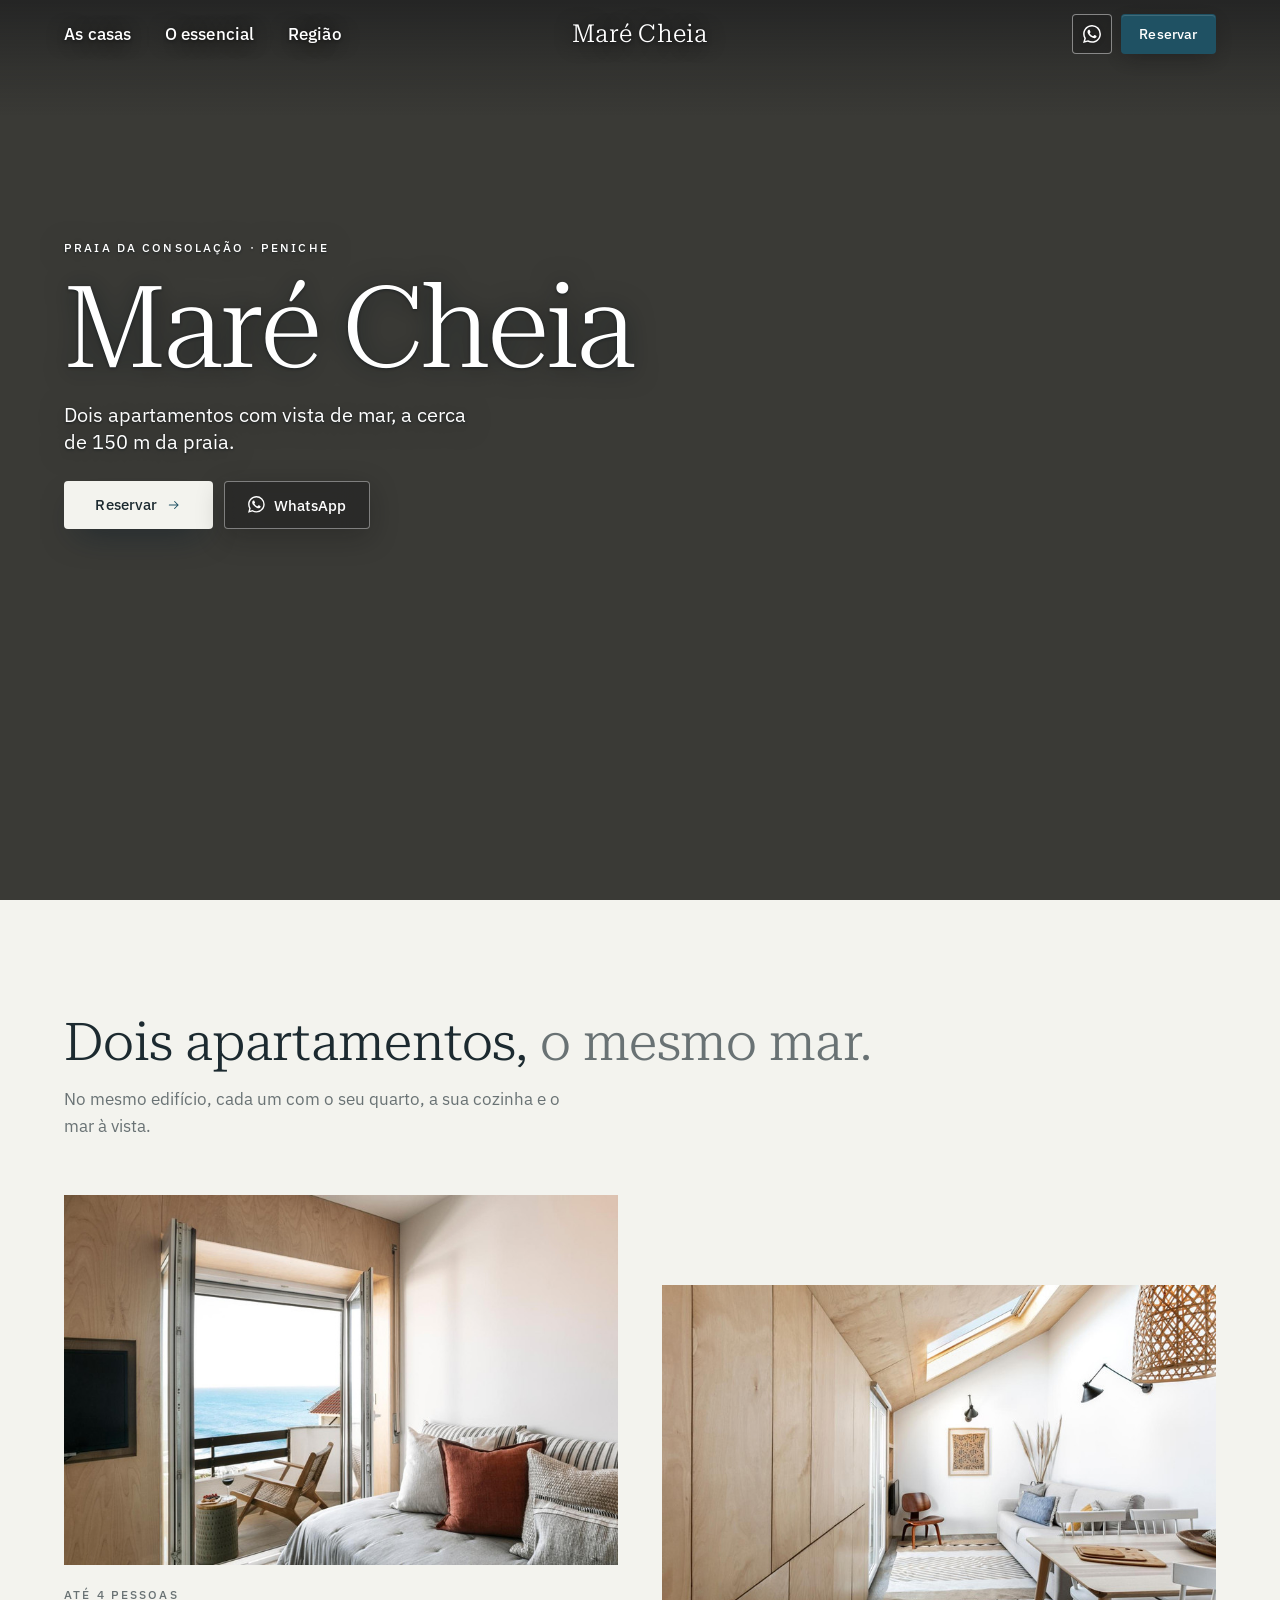
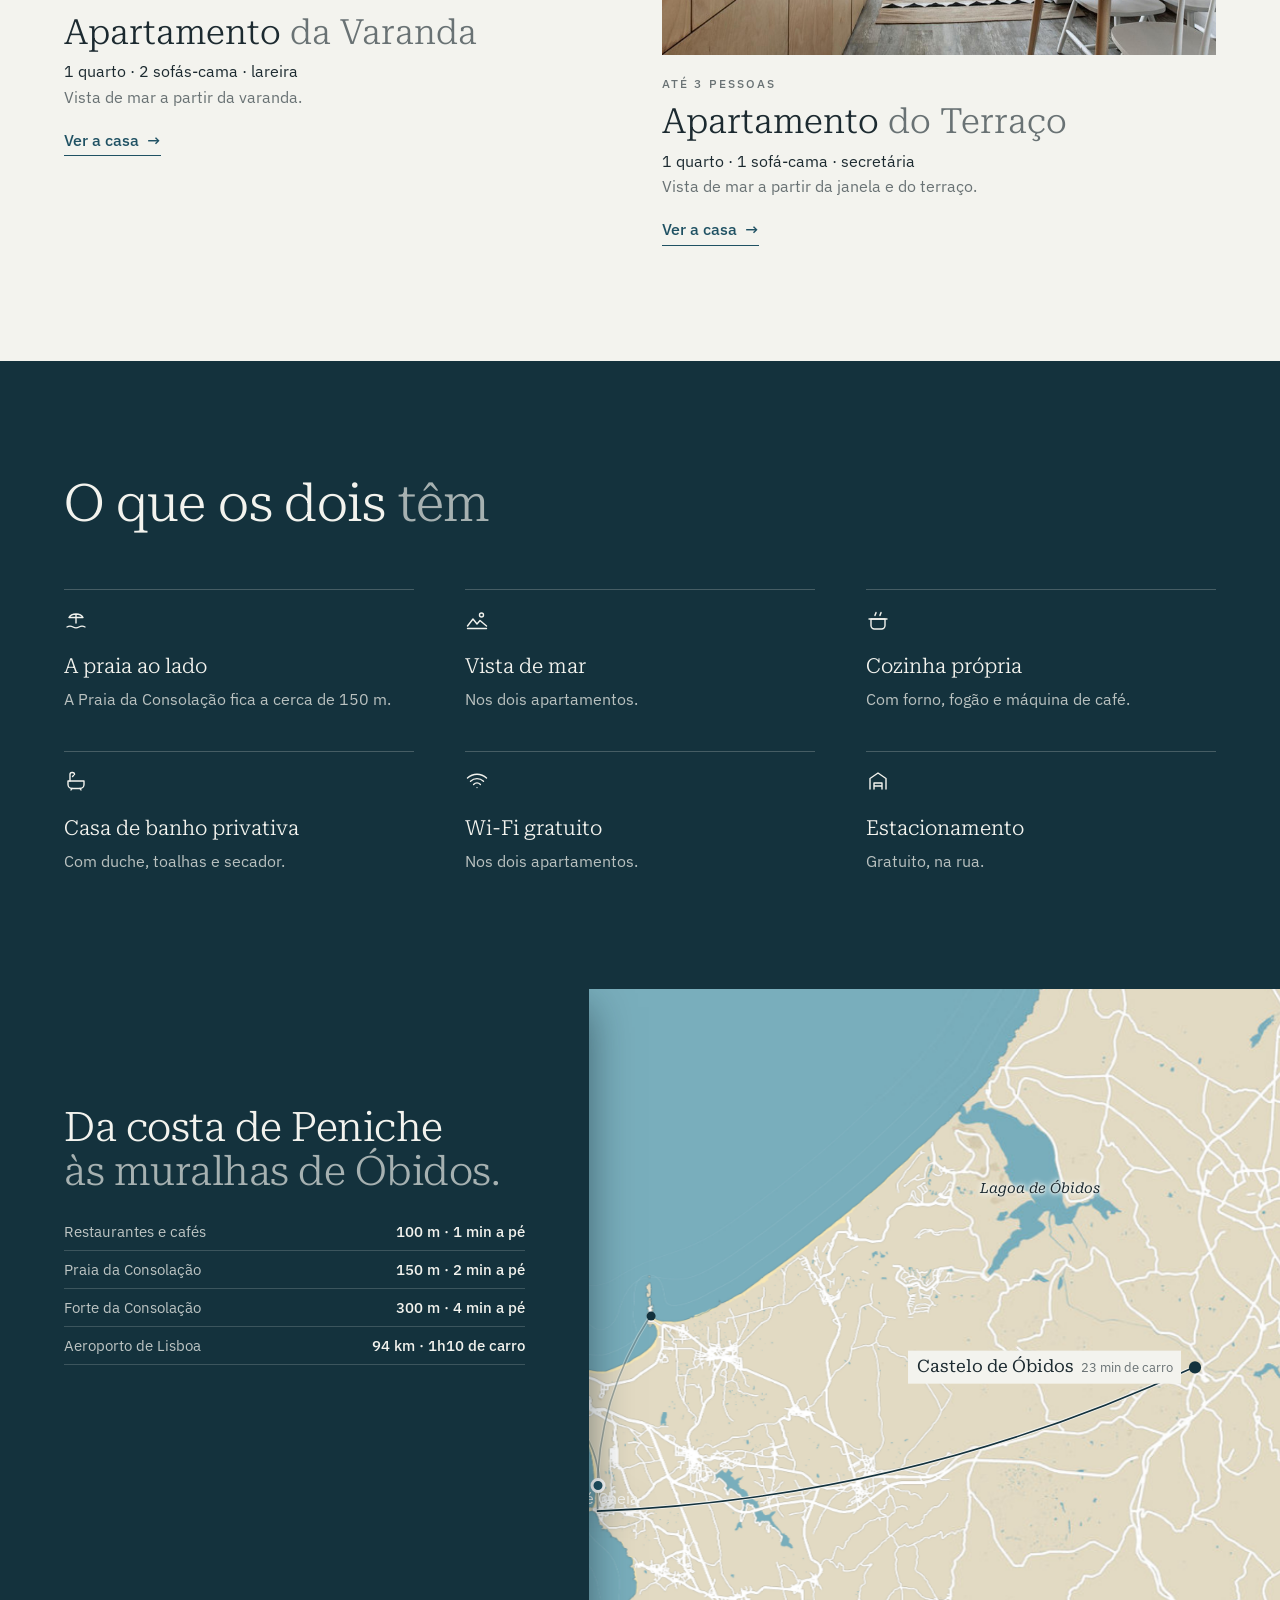
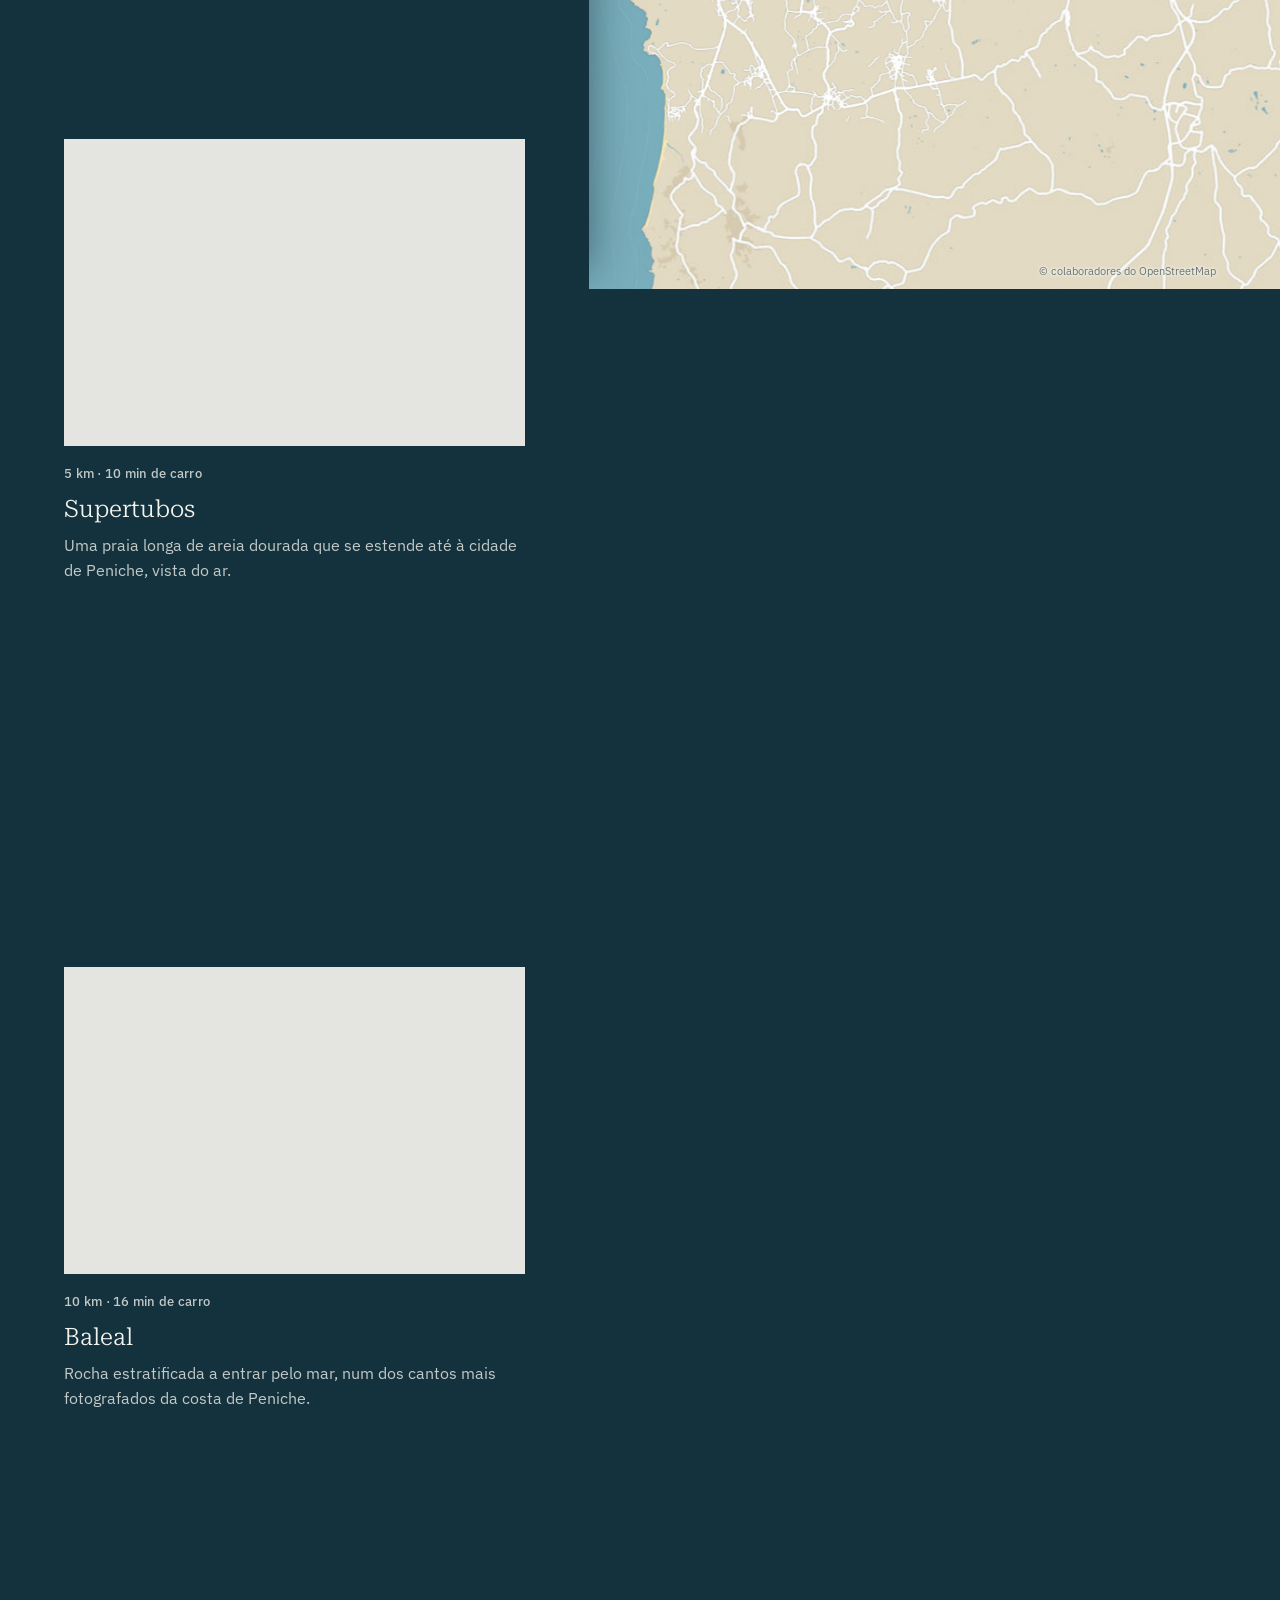
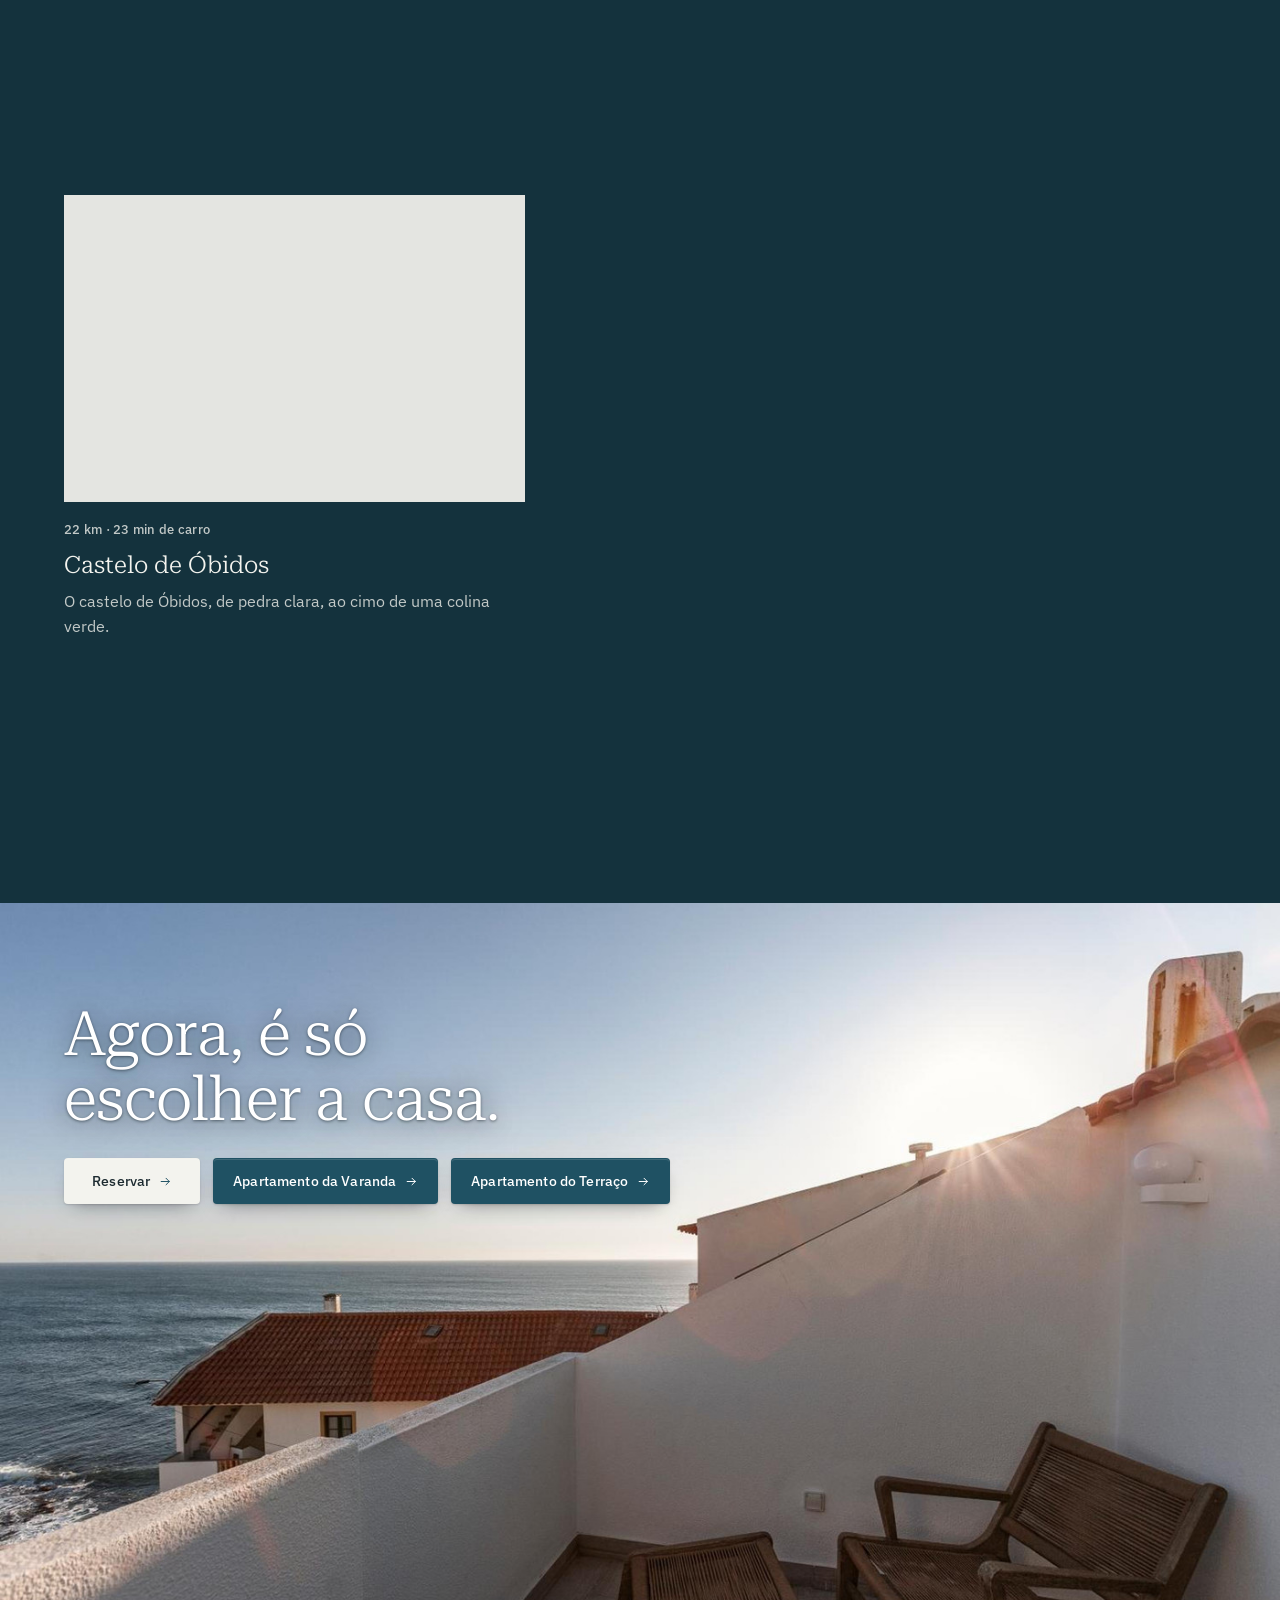
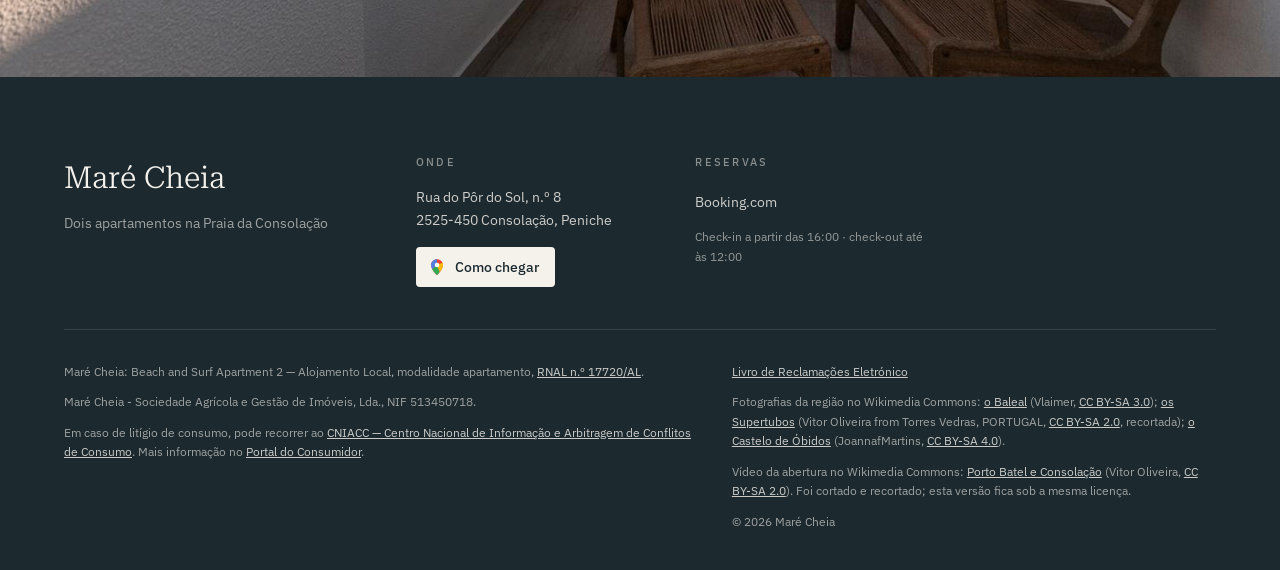
<file: site/index.html>
<!doctype html>
<html lang="pt-PT">
<head>
<meta charset="utf-8">
<meta name="viewport" content="width=device-width, initial-scale=1">
<title>Maré Cheia — Dois apartamentos com vista de mar na Praia da Consolação</title>
<meta name="description" content="Dois apartamentos com vista de mar na Praia da Consolação, em Peniche, a cerca de 150 m da praia.">
<meta property="og:title" content="Maré Cheia — Dois apartamentos com vista de mar na Praia da Consolação">
<meta property="og:description" content="Dois apartamentos com vista de mar na Praia da Consolação, em Peniche, a cerca de 150 m da praia.">
<meta property="og:image" content="assets/img/hero-1400.jpg">
<meta name="robots" content="noindex">
<meta name="theme-color" content="#f3f3ee">
<link rel="icon" href="data:image/svg+xml,%3Csvg xmlns='http://www.w3.org/2000/svg' viewBox='0 0 32 32'%3E%3Crect width='32' height='32' rx='6' fill='%231f5163'/%3E%3Ctext x='16' y='22' font-family='Georgia' font-size='17' fill='%23f3f3ee' text-anchor='middle'%3EM%3C/text%3E%3C/svg%3E">
<link rel="preconnect" href="https://fonts.googleapis.com">
<link rel="preconnect" href="https://fonts.gstatic.com" crossorigin>
<link href="https://fonts.googleapis.com/css2?family=Roboto+Serif:ital,opsz,wght@0,8..144,300;0,8..144,400;1,8..144,300&family=IBM+Plex+Sans:wght@400;500;600&display=swap" rel="stylesheet">
<link rel="stylesheet" href="assets/base.css">
<link rel="stylesheet" href="assets/tema.css">
<link rel="stylesheet" href="assets/varias.css">
<script>document.documentElement.classList.add('vr-on');</script>
<script type="application/ld+json">
{"@context": "https://schema.org", "@type": "LodgingBusiness", "name": "Maré Cheia — Dois apartamentos com vista de mar na Praia da Consolação", "address": {"@type": "PostalAddress", "streetAddress": "Rua do Pôr do Sol, n.º 8", "addressLocality": "Praia da Consolação, Peniche", "addressCountry": "PT"}, "geo": {"@type": "GeoCoordinates", "latitude": 39.324, "longitude": -9.35861}, "sameAs": ["https://www.booking.com/hotel/pt/mare-cheia-beach-and-surf-apartment-2.pt-pt.html"]}
</script>
</head>
<body class="v-landing">

<a class="saltar" href="#conteudo">Saltar para o conteúdo</a>

<header class="topo topo--centro" id="topo">
  <nav class="topo__nav" aria-label="Secções">
    <a href="#casas">As casas</a>
    <a href="#essencial">O essencial</a>
    <a href="#regiao">Região</a>
  </nav>
  <a class="topo__marca" href="#inicio" aria-label="Maré Cheia, início">Maré Cheia</a>
  <div class="topo__res"><a class="topo__wpp" href="https://wa.me/?text=Ol%C3%A1%21%20Gostava%20de%20saber%20a%20disponibilidade%20para%20a%20Mar%C3%A9%20Cheia." target="_blank" rel="noopener" aria-label="Falar por WhatsApp"><svg class="i-wpp" viewBox="0 0 24 24" aria-hidden="true"><path d="M17.47 14.38c-.3-.15-1.76-.87-2.03-.97-.27-.1-.47-.15-.67.15-.2.3-.77.97-.94 1.16-.17.2-.35.22-.64.08-.3-.15-1.26-.46-2.39-1.48-.88-.79-1.48-1.76-1.65-2.06-.17-.3-.02-.46.13-.61.13-.13.3-.35.45-.52.15-.17.2-.3.3-.5.1-.2.05-.37-.03-.52-.07-.15-.67-1.61-.92-2.2-.24-.58-.49-.5-.67-.51h-.57c-.2 0-.52.07-.79.37-.27.3-1.04 1.02-1.04 2.48s1.07 2.88 1.21 3.07c.15.2 2.1 3.2 5.08 4.49.71.31 1.26.49 1.7.63.71.22 1.36.19 1.87.12.57-.09 1.76-.72 2-1.41.25-.7.25-1.29.18-1.41-.08-.13-.27-.2-.57-.35ZM12.05 21.79h-.01a9.87 9.87 0 0 1-5.03-1.38l-.36-.21-3.74.98 1-3.65-.24-.37a9.86 9.86 0 0 1-1.51-5.26c0-5.45 4.44-9.88 9.89-9.88 2.64 0 5.12 1.03 6.99 2.9a9.82 9.82 0 0 1 2.89 6.99c0 5.45-4.44 9.88-9.88 9.88Zm8.41-18.3A11.82 11.82 0 0 0 12.05 0C5.5 0 .16 5.34.16 11.89c0 2.1.55 4.14 1.59 5.95L.06 24l6.3-1.65a11.88 11.88 0 0 0 5.68 1.45h.01c6.55 0 11.89-5.34 11.89-11.9a11.82 11.82 0 0 0-3.48-8.41Z"/></svg></a><a class="botao botao--topo" href="https://www.booking.com/hotel/pt/mare-cheia-beach-and-surf-apartment-2.pt-pt.html" data-reservar>Reservar</a></div>
</header>

<main id="conteudo">

<section class="hero vl-hero vl-hero--cima vl-hero--preso" id="inicio" data-preso style="--hero-foco:50% 50%;--hero-foco-tm:50% 50%">
  <figure class="hero__foto"><picture><source media="(max-width: 760px)" srcset="assets/video/mare-tm.jpg"><img src="assets/video/mare.jpg" alt="Voo de drone sobre a costa da Consolação, com o forte, a vila e a praia ao fundo." width="1920" height="1080" decoding="async"></picture>
    <video class="vl-video" data-pc="assets/video/mare.mp4" data-tm="assets/video/mare-tm.mp4" muted loop playsinline preload="none" aria-hidden="true"></video></figure>
  <i class="v-veu" aria-hidden="true"></i>
  <div class="vl-hero__ecra">
    <p class="v-eti">Praia da Consolação · Peniche</p>
    <h1>Maré Cheia</h1>
    <p class="vl-hero__frase">Dois apartamentos com vista de mar, a cerca de 150 m da praia.</p>
    <div class="v-botoes"><a class="botao botao--seta v-ir" href="https://www.booking.com/hotel/pt/mare-cheia-beach-and-surf-apartment-2.pt-pt.html" target="_blank" rel="noopener" data-reservar>Reservar</a><a class="botao botao--fosco botao--wpp" href="https://wa.me/?text=Ol%C3%A1%21%20Gostava%20de%20saber%20a%20disponibilidade%20para%20a%20Mar%C3%A9%20Cheia." target="_blank" rel="noopener"><svg class="i-wpp" viewBox="0 0 24 24" aria-hidden="true"><path d="M17.47 14.38c-.3-.15-1.76-.87-2.03-.97-.27-.1-.47-.15-.67.15-.2.3-.77.97-.94 1.16-.17.2-.35.22-.64.08-.3-.15-1.26-.46-2.39-1.48-.88-.79-1.48-1.76-1.65-2.06-.17-.3-.02-.46.13-.61.13-.13.3-.35.45-.52.15-.17.2-.3.3-.5.1-.2.05-.37-.03-.52-.07-.15-.67-1.61-.92-2.2-.24-.58-.49-.5-.67-.51h-.57c-.2 0-.52.07-.79.37-.27.3-1.04 1.02-1.04 2.48s1.07 2.88 1.21 3.07c.15.2 2.1 3.2 5.08 4.49.71.31 1.26.49 1.7.63.71.22 1.36.19 1.87.12.57-.09 1.76-.72 2-1.41.25-.7.25-1.29.18-1.41-.08-.13-.27-.2-.57-.35ZM12.05 21.79h-.01a9.87 9.87 0 0 1-5.03-1.38l-.36-.21-3.74.98 1-3.65-.24-.37a9.86 9.86 0 0 1-1.51-5.26c0-5.45 4.44-9.88 9.89-9.88 2.64 0 5.12 1.03 6.99 2.9a9.82 9.82 0 0 1 2.89 6.99c0 5.45-4.44 9.88-9.88 9.88Zm8.41-18.3A11.82 11.82 0 0 0 12.05 0C5.5 0 .16 5.34.16 11.89c0 2.1.55 4.14 1.59 5.95L.06 24l6.3-1.65a11.88 11.88 0 0 0 5.68 1.45h.01c6.55 0 11.89-5.34 11.89-11.9a11.82 11.82 0 0 0-3.48-8.41Z"/></svg>WhatsApp</a></div>
  </div>
</section>

<section class="v-sec" id="casas" data-folha="mare" aria-labelledby="casas-t">
  <svg class="v-bainha v-bainha--mare" viewBox="0 0 100 10" preserveAspectRatio="none" aria-hidden="true"><path d="M0 10L100 10Z"/><path d="M0 10L100 10Z"/></svg>
  <div class="largura">
    <header class="v-cab vr"><h2 class="v-titulo" id="casas-t">Dois apartamentos, <em>o mesmo mar.</em></h2><p class="v-frase">No mesmo edifício, cada um com o seu quarto, a sua cozinha e o mar à vista.</p></header>
    <ol class="vc-lista">
      <li class="vc vr">
        <a href="apartamento-da-varanda/index.html">
          <figure><img src="assets/img/a-capa-1400.jpg" srcset="assets/img/a-capa-800.jpg 800w, assets/img/a-capa-1400.jpg 1400w, assets/img/a-capa-2000.jpg 2000w, assets/img/a-capa.jpg 3000w" sizes="(max-width: 760px) 92vw, 46vw" alt="Sofá-cama junto à porta de varanda aberta com o mar ao fundo" width="3000" height="2000" loading="lazy" decoding="async"></figure>
          <div class="vc__texto">
            <p class="v-eti">Até 4 pessoas</p>
            <h3>Apartamento <em>da Varanda</em></h3>
            <p>1 quarto · 2 sofás-cama · lareira</p>
            <p class="vc__vista">Vista de mar a partir da varanda.</p>
            <span class="v-link">Ver a casa <span class="v-seta" aria-hidden="true">→</span></span>
          </div>
        </a>
      </li>
      <li class="vc vr">
        <a href="apartamento-do-terraco/index.html">
          <figure><img src="assets/img/b-sala-1-1400.jpg" srcset="assets/img/b-sala-1-800.jpg 800w, assets/img/b-sala-1-1400.jpg 1400w, assets/img/b-sala-1-2000.jpg 2000w, assets/img/b-sala-1.jpg 3000w" sizes="(max-width: 760px) 92vw, 46vw" alt="Sala com mesa, sofá e claraboia" width="3000" height="2000" loading="lazy" decoding="async"></figure>
          <div class="vc__texto">
            <p class="v-eti">Até 3 pessoas</p>
            <h3>Apartamento <em>do Terraço</em></h3>
            <p>1 quarto · 1 sofá-cama · secretária</p>
            <p class="vc__vista">Vista de mar a partir da janela e do terraço.</p>
            <span class="v-link">Ver a casa <span class="v-seta" aria-hidden="true">→</span></span>
          </div>
        </a>
      </li>
    </ol>
  </div>
</section>

<section class="v-sec v-sec--escuro" id="essencial" aria-labelledby="ess-t">
  <div class="largura">
    <header class="v-cab vr"><h2 class="v-titulo" id="ess-t">O que os dois <em>têm</em></h2></header>
    <ul class="ve"><li class="vr"><svg viewBox="0 0 24 24" aria-hidden="true"><path d="M3 19c2-1.2 4-1.2 6 0s4 1.2 6 0 4-1.2 6 0"/><path d="M12 15V6M12 6c-3.5 0-6 1.6-7 3.5h14C18 7.6 15.5 6 12 6z"/></svg><h3>A praia ao lado</h3><p>A Praia da Consolação fica a cerca de 150 m.</p></li><li class="vr"><svg viewBox="0 0 24 24" aria-hidden="true"><path d="M2.5 18l5.5-7 4 5 3-3.5 6.5 5.5"/><circle cx="16.5" cy="7" r="2"/><path d="M2.5 20.5h19"/></svg><h3>Vista de mar</h3><p>Nos dois apartamentos.</p></li><li class="vr"><svg viewBox="0 0 24 24" aria-hidden="true"><path d="M5 11h14v6.5A3.5 3.5 0 0 1 15.5 21h-7A3.5 3.5 0 0 1 5 17.5z"/><path d="M3 11h18M9 7.5c0-1.5 1-1.5 1-3M14 7.5c0-1.5 1-1.5 1-3"/></svg><h3>Cozinha própria</h3><p>Com forno, fogão e máquina de café.</p></li><li class="vr"><svg viewBox="0 0 24 24" aria-hidden="true"><path d="M4 12h16v3.5a4 4 0 0 1-4 4H8a4 4 0 0 1-4-4z"/><path d="M6 12V5.5A2 2 0 0 1 8 3.5h.5a2 2 0 0 1 2 2"/><path d="M8.5 7.5l1-1M7 21l1-1.6M17 21l-1-1.6"/></svg><h3>Casa de banho privativa</h3><p>Com duche, toalhas e secador.</p></li><li class="vr"><svg viewBox="0 0 24 24" aria-hidden="true"><path d="M2.5 9a14 14 0 0 1 19 0M5.5 12.2a9.5 9.5 0 0 1 13 0M8.6 15.4a5 5 0 0 1 6.8 0"/><path d="M12 18.6h.01"/></svg><h3>Wi-Fi gratuito</h3><p>Nos dois apartamentos.</p></li><li class="vr"><svg viewBox="0 0 24 24" aria-hidden="true"><path d="M4 20V9.5L12 4l8 5.5V20"/><path d="M8 20v-6h8v6M8 17h8"/></svg><h3>Estacionamento</h3><p>Gratuito, na rua.</p></li></ul>
  </div>
</section>

<section class="vt" id="regiao" aria-labelledby="reg-t" data-carta="{&quot;casa&quot;: [52.63553113553107, 57.772281727045005], &quot;inicio&quot;: [56, 50, 1.3], &quot;zmax&quot;: 2.6, &quot;lugares&quot;: [{&quot;x&quot;: 51.64835164835153, &quot;y&quot;: 49.77304271868509, &quot;z&quot;: 2.4, &quot;curva&quot;: 0.2}, {&quot;x&quot;: 55.91575091575094, &quot;y&quot;: 38.88518962397174, &quot;z&quot;: 2.1, &quot;curva&quot;: -0.16}, {&quot;x&quot;: 89.52380952380955, &quot;y&quot;: 43.847680490268196, &quot;z&quot;: 1.15, &quot;curva&quot;: 0.1}]}">
  <div class="vt__cab"><header class="v-cab vr"><h2 class="v-titulo" id="reg-t">Da costa de Peniche <em>às muralhas de Óbidos.</em></h2></header><ul class="v-perto"><li><span>Restaurantes e cafés</span><b>100 m · 1 min a pé</b></li><li><span>Praia da Consolação</span><b>150 m · 2 min a pé</b></li><li><span>Forte da Consolação</span><b>300 m · 4 min a pé</b></li><li><span>Aeroporto de Lisboa</span><b>94 km · 1h10 de carro</b></li></ul></div>
  <div class="vt__palco" style="--ar:1.5637;--zmax:2.6">
    <div class="vt__carta">
      <img class="vt__base" src="assets/img/carta-regiao.jpg" srcset="assets/img/carta-regiao-1500.jpg 1500w, assets/img/carta-regiao.jpg 3000w" sizes="max(100vw, calc(100svh * 1.5637))" alt="Carta da costa entre a Consolação, Peniche e Óbidos" width="3000" height="1918" loading="lazy" decoding="async">
      <img class="vt__det" src="assets/img/carta-regiao-perto.jpg" alt="" style="left:26.737%;top:18.511%;width:47.625%" width="3810" height="3032" loading="lazy" decoding="async">
    </div>
    <svg class="vt__rumos" aria-hidden="true"><path pathLength="1"/><path pathLength="1"/><path pathLength="1"/><path pathLength="1"/><path pathLength="1"/><path pathLength="1"/></svg>
    <div class="vt__marcas" aria-hidden="true">
      <div class="vt__p vt__p--nome" data-x="48.956" data-y="45.588" data-z="1.5"><span>Peniche</span></div><div class="vt__p vt__p--nome" data-x="79.963" data-y="26.590"><span>Lagoa de Óbidos</span></div><div class="vt__p vt__p--lugar" data-l="0" data-x="51.648" data-y="49.773"><i></i><span>Supertubos<small>10 min de carro</small></span></div><div class="vt__p vt__p--lugar" data-l="1" data-x="55.916" data-y="38.885"><i></i><span>Baleal<small>16 min de carro</small></span></div><div class="vt__p vt__p--lugar" data-l="2" data-x="89.524" data-y="43.848"><i></i><span>Castelo de Óbidos<small>23 min de carro</small></span></div>
      <div class="vt__p vt__p--casa" data-x="52.636" data-y="57.772"><span class="vm__casa"><i></i>Maré Cheia</span></div>
    </div>
    <svg class="vm__norte" viewBox="0 0 24 40" aria-hidden="true"><path d="M12 12 16 34 12 30 8 34Z"/><text x="12" y="9" text-anchor="middle">N</text></svg>
    <p class="vt__osm">© colaboradores do OpenStreetMap</p>
  </div>
  <div class="vt__lista"><article class="vt__lugar"><figure><img src="assets/img/regiao-supertubos-1400.jpg" srcset="assets/img/regiao-supertubos-800.jpg 800w, assets/img/regiao-supertubos-1400.jpg 1400w, assets/img/regiao-supertubos.jpg 1914w" sizes="(max-width: 900px) 92vw, 36vw" alt="Vista aérea da praia dos Supertubos, com a cidade de Peniche ao fundo." width="1914" height="1275" loading="lazy" decoding="async"></figure><p class="vt__dist">5 km · 10 min de carro</p><h3>Supertubos</h3><p>Uma praia longa de areia dourada que se estende até à cidade de Peniche, vista do ar.</p></article><article class="vt__lugar"><figure><img src="assets/img/regiao-baleal-1400.jpg" srcset="assets/img/regiao-baleal-800.jpg 800w, assets/img/regiao-baleal-1400.jpg 1400w, assets/img/regiao-baleal-2000.jpg 2000w, assets/img/regiao-baleal.jpg 2400w" sizes="(max-width: 900px) 92vw, 36vw" alt="Rochas em camadas inclinadas a avançar sobre o mar junto ao Baleal." width="2400" height="1607" loading="lazy" decoding="async"></figure><p class="vt__dist">10 km · 16 min de carro</p><h3>Baleal</h3><p>Rocha estratificada a entrar pelo mar, num dos cantos mais fotografados da costa de Peniche.</p></article><article class="vt__lugar"><figure><img src="assets/img/regiao-obidos-1400.jpg" srcset="assets/img/regiao-obidos-800.jpg 800w, assets/img/regiao-obidos-1400.jpg 1400w, assets/img/regiao-obidos-2000.jpg 2000w, assets/img/regiao-obidos.jpg 2400w" sizes="(max-width: 900px) 92vw, 36vw" alt="O castelo de Óbidos ao cimo de uma colina coberta de vegetação, sob céu azul." width="2400" height="1600" loading="lazy" decoding="async"></figure><p class="vt__dist">22 km · 23 min de carro</p><h3>Castelo de Óbidos</h3><p>O castelo de Óbidos, de pedra clara, ao cimo de uma colina verde.</p></article></div>
</section>

<section class="vl-fim" aria-labelledby="fim-t">
  <figure><img src="assets/img/fecho-2000.jpg" srcset="assets/img/fecho-800.jpg 800w, assets/img/fecho-1400.jpg 1400w, assets/img/fecho-2000.jpg 2000w, assets/img/fecho.jpg 3000w" sizes="max(100vw, calc(100svh * 1.500))" alt="Terraço ao pôr-do-sol com cadeiras de madeira" width="3000" height="2000" loading="lazy" decoding="async" style="object-position:50% 55%"></figure>
  <div class="vl-fim__ecra vr">
    <h2 id="fim-t">Agora, é só <em>escolher a casa.</em></h2>
    <div><a class="botao botao--seta vl-fim__ir" href="https://www.booking.com/hotel/pt/mare-cheia-beach-and-surf-apartment-2.pt-pt.html" target="_blank" rel="noopener" data-reservar>Reservar</a><a class="botao botao--seta" href="apartamento-da-varanda/index.html">Apartamento da Varanda</a><a class="botao botao--seta" href="apartamento-do-terraco/index.html">Apartamento do Terraço</a></div>
  </div>
</section>

</main>

<footer class="rodape">
  <div class="largura rodape__linha">
    <div class="rodape__casa">
      <a href="#inicio" class="rodape__marca">Maré Cheia</a>
      <p class="rodape__sub">Dois apartamentos na Praia da Consolação</p>
    </div>
    <div class="rodape__onde">
      <h3>Onde</h3>
      <address>Rua do Pôr do Sol, n.º 8<br>2525-450 Consolação, Peniche</address>
      <a class="mapa" href="https://www.google.com/maps/dir/?api=1&amp;destination=39.324,-9.35861" target="_blank" rel="noopener"><span class="mapa__icone" aria-hidden="true"><svg viewBox="0 0 24 24"><path d="M12 1.5c-4.4 0-8 3.5-8 7.9 0 5.6 6.6 12.1 7.4 12.8.3.3.9.3 1.2 0 .8-.7 7.4-7.2 7.4-12.8 0-4.4-3.6-7.9-8-7.9Z" fill="#ea4335"/><path d="M12 1.5c-4.4 0-8 3.5-8 7.9 0 1.8.7 3.7 1.7 5.5L12 9.4Z" fill="#4285f4" opacity=".9"/><path d="M5.7 14.9c1.6 3 4.6 6.1 5.7 7.3.3.3.9.3 1.2 0 .6-.6 1.8-1.8 3-3.4L12 9.4Z" fill="#34a853"/><path d="M12 9.4l3.6 9.4c1.9-2.6 4.4-6.1 4.4-9.4 0-1.1-.2-2.2-.6-3.1Z" fill="#fbbc04"/><circle cx="12" cy="9.4" r="3" fill="#fff"/></svg></span><span>Como chegar</span></a>
    </div>
    <div class="rodape__reservas">
      <h3>Reservas</h3>
      <a href="https://www.booking.com/hotel/pt/mare-cheia-beach-and-surf-apartment-2.pt-pt.html" target="_blank" rel="noopener">Booking.com</a>
      <small>Check-in a partir das 16:00 · check-out até às 12:00</small>
    </div>
  </div>
  <div class="largura rodape__legal">
    <div>
      <p>Maré Cheia: Beach and Surf Apartment 2 — Alojamento Local, modalidade apartamento, <a href="https://rnt.turismodeportugal.pt/RNT/RNAL.aspx?nr=17720" target="_blank" rel="noopener">RNAL n.º 17720/AL</a>.</p>
      <p>Maré Cheia - Sociedade Agrícola e Gestão de Imóveis, Lda., NIF 513450718.</p>
      <p>Em caso de litígio de consumo, pode recorrer ao <a href="https://www.cniacc.pt" target="_blank" rel="noopener">CNIACC — Centro Nacional de Informação e Arbitragem de Conflitos de Consumo</a>. Mais informação no <a href="https://www.consumidor.gov.pt" target="_blank" rel="noopener">Portal do Consumidor</a>.</p>
    </div>
    <div>
      <p><a href="https://www.livroreclamacoes.pt" target="_blank" rel="noopener">Livro de Reclamações Eletrónico</a></p>
      <p>Fotografias da região no Wikimedia Commons: <a href="https://commons.wikimedia.org/wiki/File:Baleal_-_Peniche_CM03.JPG" target="_blank" rel="noopener">o Baleal</a> (Vlaimer, <a href="https://creativecommons.org/licenses/by-sa/3.0/" target="_blank" rel="noopener license">CC BY-SA 3.0</a>); <a href="https://commons.wikimedia.org/wiki/File:Praia_dos_Supertubos_-_Portugal_%F0%9F%87%B5%F0%9F%87%B9_(53788512515).jpg" target="_blank" rel="noopener">os Supertubos</a> (Vitor Oliveira from Torres Vedras, PORTUGAL, <a href="https://creativecommons.org/licenses/by-sa/2.0/" target="_blank" rel="noopener license">CC BY-SA 2.0</a>, recortada); <a href="https://commons.wikimedia.org/wiki/File:Vista_geral_do_Castelo_de_%C3%93bidos.jpg" target="_blank" rel="noopener">o Castelo de Óbidos</a> (JoannafMartins, <a href="https://creativecommons.org/licenses/by-sa/4.0/" target="_blank" rel="noopener license">CC BY-SA 4.0</a>).</p><p>Vídeo da abertura no Wikimedia Commons: <a href="https://commons.wikimedia.org/wiki/File:Porto_Batel_e_Consola%C3%A7%C3%A3o_-_Portugal_(52694782953).webm" target="_blank" rel="noopener">Porto Batel e Consolação</a> (Vitor Oliveira, <a href="https://creativecommons.org/licenses/by-sa/2.0/" target="_blank" rel="noopener license">CC BY-SA 2.0</a>). Foi cortado e recortado; esta versão fica sob a mesma licença.</p>
      <p>© 2026 Maré Cheia</p>
    </div>
  </div>
</footer>

<nav class="barra" aria-label="Reservar">
  <a class="barra__wpp" href="https://wa.me/?text=Ol%C3%A1%21%20Gostava%20de%20saber%20a%20disponibilidade%20para%20a%20Mar%C3%A9%20Cheia." target="_blank" rel="noopener"><svg class="i-wpp" viewBox="0 0 24 24" aria-hidden="true"><path d="M17.47 14.38c-.3-.15-1.76-.87-2.03-.97-.27-.1-.47-.15-.67.15-.2.3-.77.97-.94 1.16-.17.2-.35.22-.64.08-.3-.15-1.26-.46-2.39-1.48-.88-.79-1.48-1.76-1.65-2.06-.17-.3-.02-.46.13-.61.13-.13.3-.35.45-.52.15-.17.2-.3.3-.5.1-.2.05-.37-.03-.52-.07-.15-.67-1.61-.92-2.2-.24-.58-.49-.5-.67-.51h-.57c-.2 0-.52.07-.79.37-.27.3-1.04 1.02-1.04 2.48s1.07 2.88 1.21 3.07c.15.2 2.1 3.2 5.08 4.49.71.31 1.26.49 1.7.63.71.22 1.36.19 1.87.12.57-.09 1.76-.72 2-1.41.25-.7.25-1.29.18-1.41-.08-.13-.27-.2-.57-.35ZM12.05 21.79h-.01a9.87 9.87 0 0 1-5.03-1.38l-.36-.21-3.74.98 1-3.65-.24-.37a9.86 9.86 0 0 1-1.51-5.26c0-5.45 4.44-9.88 9.89-9.88 2.64 0 5.12 1.03 6.99 2.9a9.82 9.82 0 0 1 2.89 6.99c0 5.45-4.44 9.88-9.88 9.88Zm8.41-18.3A11.82 11.82 0 0 0 12.05 0C5.5 0 .16 5.34.16 11.89c0 2.1.55 4.14 1.59 5.95L.06 24l6.3-1.65a11.88 11.88 0 0 0 5.68 1.45h.01c6.55 0 11.89-5.34 11.89-11.9a11.82 11.82 0 0 0-3.48-8.41Z"/></svg>WhatsApp</a><a class="barra__principal" href="https://www.booking.com/hotel/pt/mare-cheia-beach-and-surf-apartment-2.pt-pt.html" target="_blank" rel="noopener" data-reservar>Reservar</a>
</nav>

<div class="visor" id="visor" role="dialog" aria-modal="true" aria-label="Fotografias" hidden>
  <p class="visor__titulo"></p>
  <p class="visor__conta"></p>
  <button type="button" class="visor__fechar" aria-label="Fechar"><svg viewBox="0 0 24 24"><path d="M5 5l14 14M19 5L5 19"/></svg></button>
  <button type="button" class="visor__seta visor__seta--ant" aria-label="Anterior"><svg viewBox="0 0 24 24"><path d="M15 5l-7 7 7 7"/></svg></button>
  <figure class="visor__palco"><img alt=""></figure>
  <button type="button" class="visor__seta visor__seta--seg" aria-label="Seguinte"><svg viewBox="0 0 24 24"><path d="M9 5l7 7-7 7"/></svg></button>
  <ol class="visor__minis" aria-label="Escolher fotografia" data-txt-foto="Fotografia {n}"></ol>
</div>

<dialog class="vdlg" aria-labelledby="vdlg-t">
  <div class="vdlg__cab"><h2 id="vdlg-t">Reservar</h2><button type="button" class="vdlg__x" aria-label="Fechar">×</button></div>
  <form class="vd" data-url="https://www.booking.com/hotel/pt/mare-cheia-beach-and-surf-apartment-2.pt-pt.html" data-casas="[{&quot;rd&quot;: &quot;645508101&quot;, &quot;max&quot;: 4, &quot;desde&quot;: &quot;97 \u20ac&quot;}, {&quot;rd&quot;: &quot;645508102&quot;, &quot;max&quot;: 3, &quot;desde&quot;: &quot;90 \u20ac&quot;}]">
        <div class="vd__casas" role="radiogroup" aria-label="Apartamento"><label><input type="radio" name="casa" value="0" checked><span>da Varanda</span></label><label><input type="radio" name="casa" value="1"><span>do Terraço</span></label></div><p class="vd__preco">Desde <b>97 €</b> por noite</p>
        <div class="vd__datas">
          <button type="button" class="vd__campo" data-campo="in"><span>Chegada</span><b>Escolher</b></button>
          <button type="button" class="vd__campo" data-campo="out"><span>Partida</span><b>Escolher</b></button>
        </div>
        <div class="vd__cal" hidden></div>
        <div class="vd__pessoas"><span>Pessoas</span>
          <div><button type="button" data-passo="-1" aria-label="Menos uma pessoa">−</button><output>2</output><button type="button" data-passo="1" aria-label="Mais uma pessoa">+</button></div>
        </div>
        <a class="botao botao--seta vd__ir" href="https://www.booking.com/hotel/pt/mare-cheia-beach-and-surf-apartment-2.pt-pt.html#RD645508101" target="_blank" rel="noopener">Reservar</a>
        <p class="vd__nota">Preço indicativo para 2 pessoas em época baixa, com impostos e taxas. O valor final depende das datas e aparece no Booking.com.</p>
      </form>
</dialog>

<script src="assets/series.js"></script>
<script src="assets/motor-parado.js"></script>
<script src="assets/varias.js"></script>
</body>
</html>
</file>
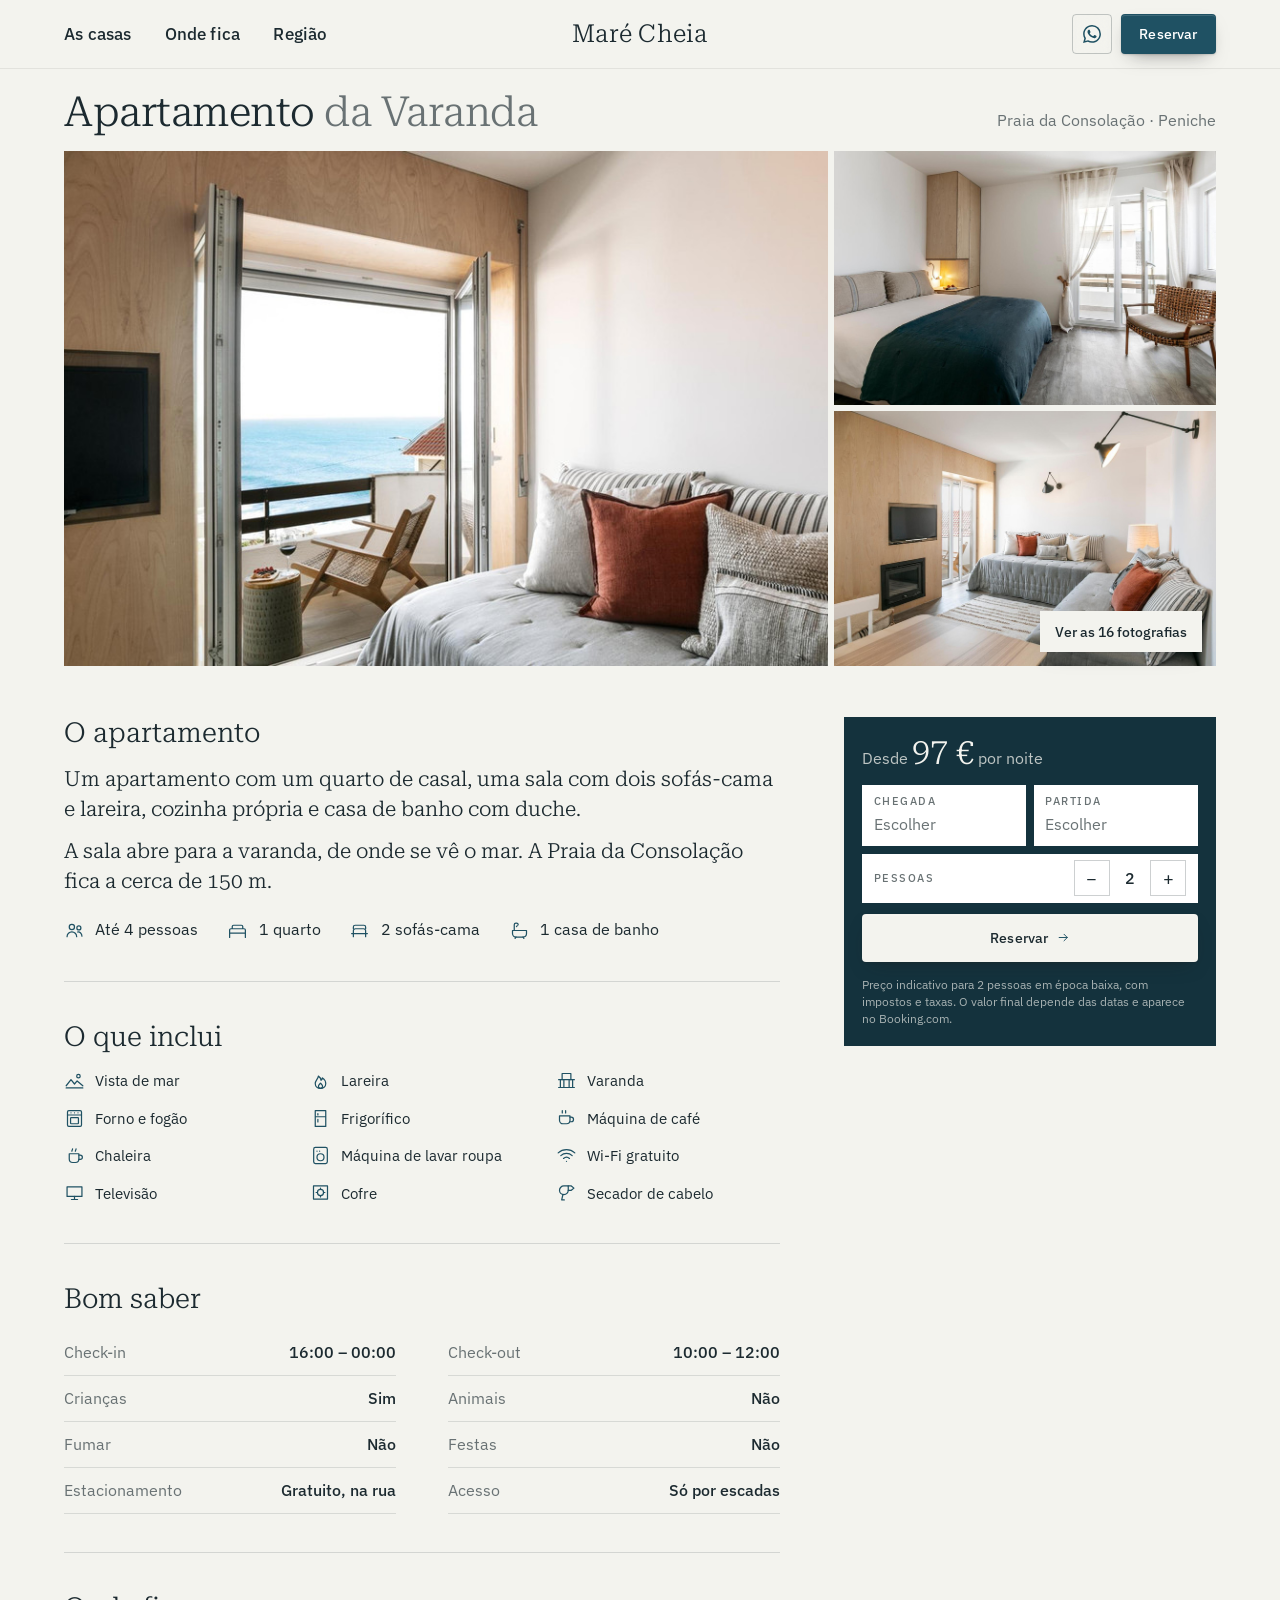
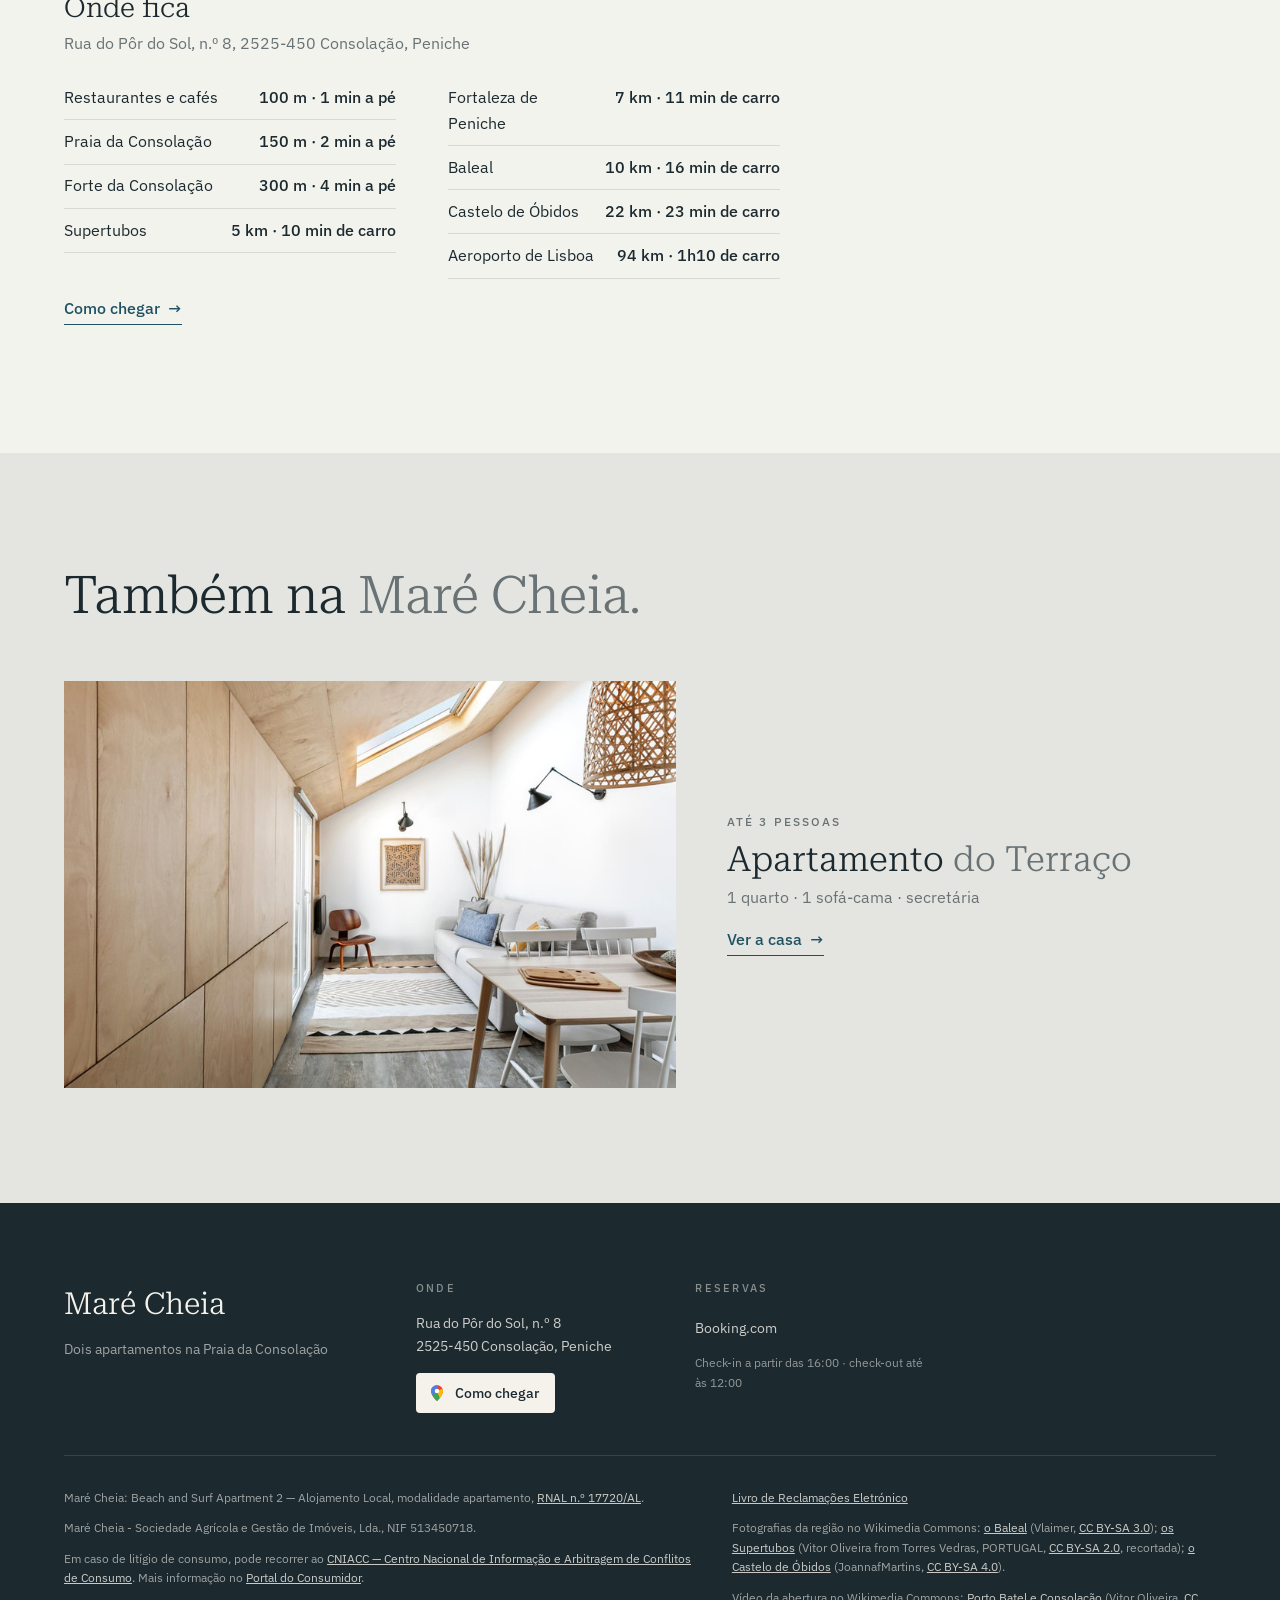
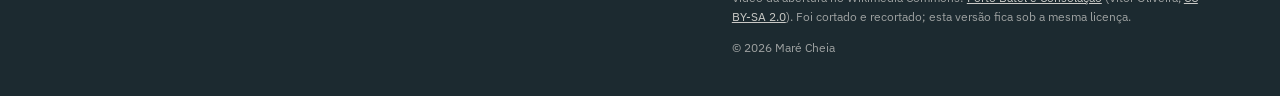
<file: site/apartamento-da-varanda/index.html>
<!doctype html>
<html lang="pt-PT">
<head>
<meta charset="utf-8">
<meta name="viewport" content="width=device-width, initial-scale=1">
<title>Apartamento da Varanda — Maré Cheia, Praia da Consolação</title>
<meta name="description" content="Apartamento da Varanda na Praia da Consolação, em Peniche. Vista de mar a partir da varanda.">
<meta property="og:title" content="Apartamento da Varanda — Maré Cheia, Praia da Consolação">
<meta property="og:description" content="Apartamento da Varanda na Praia da Consolação, em Peniche. Vista de mar a partir da varanda.">
<meta property="og:image" content="../assets/img/a-capa-1400.jpg">
<meta name="robots" content="noindex">
<meta name="theme-color" content="#f3f3ee">
<link rel="icon" href="data:image/svg+xml,%3Csvg xmlns='http://www.w3.org/2000/svg' viewBox='0 0 32 32'%3E%3Crect width='32' height='32' rx='6' fill='%231f5163'/%3E%3Ctext x='16' y='22' font-family='Georgia' font-size='17' fill='%23f3f3ee' text-anchor='middle'%3EM%3C/text%3E%3C/svg%3E">
<link rel="preconnect" href="https://fonts.googleapis.com">
<link rel="preconnect" href="https://fonts.gstatic.com" crossorigin>
<link href="https://fonts.googleapis.com/css2?family=Roboto+Serif:ital,opsz,wght@0,8..144,300;0,8..144,400;1,8..144,300&family=IBM+Plex+Sans:wght@400;500;600&display=swap" rel="stylesheet">
<link rel="stylesheet" href="../assets/base.css">
<link rel="stylesheet" href="../assets/tema.css">
<link rel="stylesheet" href="../assets/varias.css">
<script>document.documentElement.classList.add('vr-on');</script>
<script type="application/ld+json">
{"@context": "https://schema.org", "@type": "LodgingBusiness", "name": "Apartamento da Varanda — Maré Cheia, Praia da Consolação", "address": {"@type": "PostalAddress", "streetAddress": "Rua do Pôr do Sol, n.º 8", "addressLocality": "Praia da Consolação, Peniche", "addressCountry": "PT"}, "geo": {"@type": "GeoCoordinates", "latitude": 39.324, "longitude": -9.35861}, "sameAs": ["https://www.booking.com/hotel/pt/mare-cheia-beach-and-surf-apartment-2.pt-pt.html"]}
</script>
</head>
<body class="v-base">

<a class="saltar" href="#conteudo">Saltar para o conteúdo</a>

<header class="topo topo--centro" id="topo">
  <nav class="topo__nav" aria-label="Secções">
    <a href="../index.html#casas">As casas</a>
    <a href="#onde">Onde fica</a>
    <a href="../index.html#regiao">Região</a>
  </nav>
  <a class="topo__marca" href="../index.html" aria-label="Maré Cheia, início">Maré Cheia</a>
  <div class="topo__res"><a class="topo__wpp" href="https://wa.me/?text=Ol%C3%A1%21%20Gostava%20de%20saber%20a%20disponibilidade%20para%20o%20Apartamento%20da%20Varanda%2C%20na%20Mar%C3%A9%20Cheia." target="_blank" rel="noopener" aria-label="Falar por WhatsApp"><svg class="i-wpp" viewBox="0 0 24 24" aria-hidden="true"><path d="M17.47 14.38c-.3-.15-1.76-.87-2.03-.97-.27-.1-.47-.15-.67.15-.2.3-.77.97-.94 1.16-.17.2-.35.22-.64.08-.3-.15-1.26-.46-2.39-1.48-.88-.79-1.48-1.76-1.65-2.06-.17-.3-.02-.46.13-.61.13-.13.3-.35.45-.52.15-.17.2-.3.3-.5.1-.2.05-.37-.03-.52-.07-.15-.67-1.61-.92-2.2-.24-.58-.49-.5-.67-.51h-.57c-.2 0-.52.07-.79.37-.27.3-1.04 1.02-1.04 2.48s1.07 2.88 1.21 3.07c.15.2 2.1 3.2 5.08 4.49.71.31 1.26.49 1.7.63.71.22 1.36.19 1.87.12.57-.09 1.76-.72 2-1.41.25-.7.25-1.29.18-1.41-.08-.13-.27-.2-.57-.35ZM12.05 21.79h-.01a9.87 9.87 0 0 1-5.03-1.38l-.36-.21-3.74.98 1-3.65-.24-.37a9.86 9.86 0 0 1-1.51-5.26c0-5.45 4.44-9.88 9.89-9.88 2.64 0 5.12 1.03 6.99 2.9a9.82 9.82 0 0 1 2.89 6.99c0 5.45-4.44 9.88-9.88 9.88Zm8.41-18.3A11.82 11.82 0 0 0 12.05 0C5.5 0 .16 5.34.16 11.89c0 2.1.55 4.14 1.59 5.95L.06 24l6.3-1.65a11.88 11.88 0 0 0 5.68 1.45h.01c6.55 0 11.89-5.34 11.89-11.9a11.82 11.82 0 0 0-3.48-8.41Z"/></svg></a><a class="botao botao--topo" href="#reservar">Reservar</a></div>
</header>

<main id="conteudo">

<header class="largura vb-cab">
  <h1>Apartamento <em>da Varanda</em></h1>
  <p>Praia da Consolação · Peniche</p>
</header>

<div class="largura vb-mos">
  <button type="button" data-visor="a" data-indice="0" aria-label="Ver as fotografias"><img src="../assets/img/a-capa-1400.jpg" srcset="../assets/img/a-capa-800.jpg 800w, ../assets/img/a-capa-1400.jpg 1400w, ../assets/img/a-capa-2000.jpg 2000w, ../assets/img/a-capa.jpg 3000w" sizes="(max-width: 760px) 100vw, 62vw" alt="Sofá-cama junto à porta de varanda aberta com o mar ao fundo" width="3000" height="2000" decoding="async"></button><button type="button" data-visor="a" data-indice="6" aria-label="Ver as fotografias"><img src="../assets/img/a-quarto-1-1400.jpg" srcset="../assets/img/a-quarto-1-800.jpg 800w, ../assets/img/a-quarto-1-1400.jpg 1400w, ../assets/img/a-quarto-1-2000.jpg 2000w, ../assets/img/a-quarto-1.jpg 3000w" sizes="(max-width: 760px) 50vw, 31vw" alt="Cama de casal com colcha azul junto à janela e à varanda" width="3000" height="2000" decoding="async"></button><button type="button" data-visor="a" data-indice="1" aria-label="Ver as fotografias"><img src="../assets/img/a-sala-1-1400.jpg" srcset="../assets/img/a-sala-1-800.jpg 800w, ../assets/img/a-sala-1-1400.jpg 1400w, ../assets/img/a-sala-1-2000.jpg 2000w, ../assets/img/a-sala-1.jpg 3000w" sizes="(max-width: 760px) 50vw, 31vw" alt="Sala com lareira, televisão e sofá-cama" width="3000" height="2000" decoding="async"></button>
  <button type="button" class="vb-mos__todas" data-visor="a" data-indice="0">Ver as 16 fotografias</button>
</div>

<div class="largura vb-g">
  <div class="vb-ficha">
    <section class="vr" aria-labelledby="casa-t">
      <h2 id="casa-t">O apartamento</h2>
      <div class="vb-texto"><p>Um apartamento com um quarto de casal, uma sala com dois sofás-cama e lareira, cozinha própria e casa de banho com duche.</p><p>A sala abre para a varanda, de onde se vê o mar. A Praia da Consolação fica a cerca de 150 m.</p></div>
      <ul class="vb-factos"><li><svg viewBox="0 0 24 24" aria-hidden="true"><circle cx="9" cy="8" r="3"/><path d="M3.5 19c0-3 2.5-5.5 5.5-5.5s5.5 2.5 5.5 5.5"/><circle cx="17" cy="9" r="2.3"/><path d="M15.5 13.7c2.7-.4 5 1.7 5 4.8"/></svg><span>Até 4 pessoas</span></li><li><svg viewBox="0 0 24 24" aria-hidden="true"><path d="M3 18v-6.5A1.5 1.5 0 0 1 4.5 10h15a1.5 1.5 0 0 1 1.5 1.5V18M3 15h18M3 18v2M21 18v2M6 10V7.5A1.5 1.5 0 0 1 7.5 6h9A1.5 1.5 0 0 1 18 7.5V10"/></svg><span>1 quarto</span></li><li><svg viewBox="0 0 24 24" aria-hidden="true"><path d="M3 15.5h18M5 15.5V19M19 15.5V19"/><path d="M5 15.5v-3.2A2.3 2.3 0 0 1 7.3 10h9.4a2.3 2.3 0 0 1 2.3 2.3v3.2"/><path d="M5 10V8a2 2 0 0 1 2-2h10a2 2 0 0 1 2 2v2"/></svg><span>2 sofás-cama</span></li><li><svg viewBox="0 0 24 24" aria-hidden="true"><path d="M4 12h16v3.5a4 4 0 0 1-4 4H8a4 4 0 0 1-4-4z"/><path d="M6 12V5.5A2 2 0 0 1 8 3.5h.5a2 2 0 0 1 2 2"/><path d="M8.5 7.5l1-1M7 21l1-1.6M17 21l-1-1.6"/></svg><span>1 casa de banho</span></li></ul>
    </section>
    <section class="vr" aria-labelledby="tem-t">
      <h2 id="tem-t">O que inclui</h2>
      <ul class="vb-tem"><li><svg viewBox="0 0 24 24" aria-hidden="true"><path d="M2.5 18l5.5-7 4 5 3-3.5 6.5 5.5"/><circle cx="16.5" cy="7" r="2"/><path d="M2.5 20.5h19"/></svg><span>Vista de mar</span></li><li><svg viewBox="0 0 24 24" aria-hidden="true"><path d="M12 21c-3.6 0-6-2.4-6-5.6 0-3.4 3-5 3.6-8.4 1.9 1.3 3 3 3 4.8.9-.6 1.5-1.6 1.6-2.8 2.2 1.6 3.8 3.8 3.8 6.4 0 3.2-2.4 5.6-6 5.6Z"/><path d="M12 21c-1.4 0-2.4-1-2.4-2.3 0-1.4 1.2-2.2 2.4-3.6 1.2 1.4 2.4 2.2 2.4 3.6 0 1.3-1 2.3-2.4 2.3Z"/></svg><span>Lareira</span></li><li><svg viewBox="0 0 24 24" aria-hidden="true"><path d="M3 11h18M5 11v9M19 11v9M9 11v9M15 11v9M3 20h18"/><path d="M7 11V4h10v7"/></svg><span>Varanda</span></li><li><svg viewBox="0 0 24 24" aria-hidden="true"><rect x="4" y="3" width="16" height="18" rx="1.5"/><path d="M4 8h16M8 5.5h.01M12 5.5h.01M16 5.5h.01"/><rect x="7.5" y="11" width="9" height="7" rx=".8"/></svg><span>Forno e fogão</span></li><li><svg viewBox="0 0 24 24" aria-hidden="true"><path d="M6 3h12v18H6zM6 10h12M9 6.5v1.5M9 13v3"/></svg><span>Frigorífico</span></li><li><svg viewBox="0 0 24 24" aria-hidden="true"><path d="M4 9h12v5a4 4 0 0 1-4 4H8a4 4 0 0 1-4-4V9Z"/><path d="M16 10.5h1.4a2.6 2.6 0 0 1 0 5.2H16"/><path d="M7.2 3v2.6M11 3v2.6"/></svg><span>Máquina de café</span></li><li><svg viewBox="0 0 24 24" aria-hidden="true"><path d="M6 10h11v6a4 4 0 0 1-4 4h-3a4 4 0 0 1-4-4z"/><path d="M17 11.5h1.5a2.5 2.5 0 0 1 0 5H17M9 7c0-1.2.8-1.2.8-2.6M13 7c0-1.2.8-1.2.8-2.6"/></svg><span>Chaleira</span></li><li><svg viewBox="0 0 24 24" aria-hidden="true"><rect x="4.2" y="2.8" width="15.6" height="18.4" rx="2"/><circle cx="12" cy="14" r="4"/><path d="M8 7h.01M11 7h.01"/></svg><span>Máquina de lavar roupa</span></li><li><svg viewBox="0 0 24 24" aria-hidden="true"><path d="M2.5 9a14 14 0 0 1 19 0M5.5 12.2a9.5 9.5 0 0 1 13 0M8.6 15.4a5 5 0 0 1 6.8 0"/><path d="M12 18.6h.01"/></svg><span>Wi-Fi gratuito</span></li><li><svg viewBox="0 0 24 24" aria-hidden="true"><path d="M3.5 5.5h17v11h-17z"/><path d="M8.5 20h7M12 16.5V20"/></svg><span>Televisão</span></li><li><svg viewBox="0 0 24 24" aria-hidden="true"><path d="M4 4.5h16v15H4z"/><circle cx="12" cy="12" r="3.5"/><path d="M12 8.5V7M15.5 12H17M12 15.5V17M8.5 12H7"/></svg><span>Cofre</span></li><li><svg viewBox="0 0 24 24" aria-hidden="true"><path d="M14 9.5a5 5 0 1 1-5-5h5z"/><path d="M14 4.5h3.5l3 2.5-3 2.5H14M8 14l-1.5 6.5h3"/></svg><span>Secador de cabelo</span></li></ul>
    </section>
    <section class="vr" aria-labelledby="hor-t">
      <h2 id="hor-t">Bom saber</h2>
      <ul class="vb-hor"><li><span>Check-in</span><b>16:00 – 00:00</b></li><li><span>Check-out</span><b>10:00 – 12:00</b></li><li><span>Crianças</span><b>Sim</b></li><li><span>Animais</span><b>Não</b></li><li><span>Fumar</span><b>Não</b></li><li><span>Festas</span><b>Não</b></li><li><span>Estacionamento</span><b>Gratuito, na rua</b></li><li><span>Acesso</span><b>Só por escadas</b></li></ul>
    </section>
    <section id="onde" aria-labelledby="onde-t">
      <h2 id="onde-t">Onde fica</h2>
      <p class="vb-morada">Rua do Pôr do Sol, n.º 8, 2525-450 Consolação, Peniche</p>
      <ul class="v-perto"><li><span>Restaurantes e cafés</span><b>100 m · 1 min a pé</b></li><li><span>Praia da Consolação</span><b>150 m · 2 min a pé</b></li><li><span>Forte da Consolação</span><b>300 m · 4 min a pé</b></li><li><span>Supertubos</span><b>5 km · 10 min de carro</b></li><li><span>Fortaleza de Peniche</span><b>7 km · 11 min de carro</b></li><li><span>Baleal</span><b>10 km · 16 min de carro</b></li><li><span>Castelo de Óbidos</span><b>22 km · 23 min de carro</b></li><li><span>Aeroporto de Lisboa</span><b>94 km · 1h10 de carro</b></li></ul>
      <a class="v-link" href="https://www.google.com/maps/dir/?api=1&amp;destination=39.324,-9.35861" target="_blank" rel="noopener">Como chegar <span class="v-seta" aria-hidden="true">→</span></a>
    </section>
  </div>
  <aside class="vb-lado" id="reservar" aria-label="Reservar">
    <form class="vd" data-url="https://www.booking.com/hotel/pt/mare-cheia-beach-and-surf-apartment-2.pt-pt.html" data-casas="[{&quot;rd&quot;: &quot;645508101&quot;, &quot;max&quot;: 4, &quot;desde&quot;: &quot;97 \u20ac&quot;}]">
        <p class="vd__preco">Desde <b>97 €</b> por noite</p>
        <div class="vd__datas">
          <button type="button" class="vd__campo" data-campo="in"><span>Chegada</span><b>Escolher</b></button>
          <button type="button" class="vd__campo" data-campo="out"><span>Partida</span><b>Escolher</b></button>
        </div>
        <div class="vd__cal" hidden></div>
        <div class="vd__pessoas"><span>Pessoas</span>
          <div><button type="button" data-passo="-1" aria-label="Menos uma pessoa">−</button><output>2</output><button type="button" data-passo="1" aria-label="Mais uma pessoa">+</button></div>
        </div>
        <a class="botao botao--seta vd__ir" href="https://www.booking.com/hotel/pt/mare-cheia-beach-and-surf-apartment-2.pt-pt.html#RD645508101" target="_blank" rel="noopener">Reservar</a>
        <p class="vd__nota">Preço indicativo para 2 pessoas em época baixa, com impostos e taxas. O valor final depende das datas e aparece no Booking.com.</p>
      </form>
  </aside>
</div>

<section class="v-sec v-sec--fundo2" aria-labelledby="outra-t">
  <div class="largura">
    <header class="v-cab vr"><h2 class="v-titulo" id="outra-t">Também na <em>Maré Cheia.</em></h2></header>
    <a class="v-outra vr" href="../apartamento-do-terraco/index.html">
        <figure><img src="../assets/img/b-sala-1-1400.jpg" srcset="../assets/img/b-sala-1-800.jpg 800w, ../assets/img/b-sala-1-1400.jpg 1400w, ../assets/img/b-sala-1-2000.jpg 2000w, ../assets/img/b-sala-1.jpg 3000w" sizes="(max-width: 900px) 92vw, 46vw" alt="Sala com mesa, sofá e claraboia" width="3000" height="2000" loading="lazy" decoding="async"></figure>
        <div><p class="v-eti">Até 3 pessoas</p><h3>Apartamento <em>do Terraço</em></h3><p>1 quarto · 1 sofá-cama · secretária</p><span class="v-link">Ver a casa <span class="v-seta" aria-hidden="true">→</span></span></div>
      </a>
  </div>
</section>

</main>

<footer class="rodape">
  <div class="largura rodape__linha">
    <div class="rodape__casa">
      <a href="../index.html" class="rodape__marca">Maré Cheia</a>
      <p class="rodape__sub">Dois apartamentos na Praia da Consolação</p>
    </div>
    <div class="rodape__onde">
      <h3>Onde</h3>
      <address>Rua do Pôr do Sol, n.º 8<br>2525-450 Consolação, Peniche</address>
      <a class="mapa" href="https://www.google.com/maps/dir/?api=1&amp;destination=39.324,-9.35861" target="_blank" rel="noopener"><span class="mapa__icone" aria-hidden="true"><svg viewBox="0 0 24 24"><path d="M12 1.5c-4.4 0-8 3.5-8 7.9 0 5.6 6.6 12.1 7.4 12.8.3.3.9.3 1.2 0 .8-.7 7.4-7.2 7.4-12.8 0-4.4-3.6-7.9-8-7.9Z" fill="#ea4335"/><path d="M12 1.5c-4.4 0-8 3.5-8 7.9 0 1.8.7 3.7 1.7 5.5L12 9.4Z" fill="#4285f4" opacity=".9"/><path d="M5.7 14.9c1.6 3 4.6 6.1 5.7 7.3.3.3.9.3 1.2 0 .6-.6 1.8-1.8 3-3.4L12 9.4Z" fill="#34a853"/><path d="M12 9.4l3.6 9.4c1.9-2.6 4.4-6.1 4.4-9.4 0-1.1-.2-2.2-.6-3.1Z" fill="#fbbc04"/><circle cx="12" cy="9.4" r="3" fill="#fff"/></svg></span><span>Como chegar</span></a>
    </div>
    <div class="rodape__reservas">
      <h3>Reservas</h3>
      <a href="https://www.booking.com/hotel/pt/mare-cheia-beach-and-surf-apartment-2.pt-pt.html" target="_blank" rel="noopener">Booking.com</a>
      <small>Check-in a partir das 16:00 · check-out até às 12:00</small>
    </div>
  </div>
  <div class="largura rodape__legal">
    <div>
      <p>Maré Cheia: Beach and Surf Apartment 2 — Alojamento Local, modalidade apartamento, <a href="https://rnt.turismodeportugal.pt/RNT/RNAL.aspx?nr=17720" target="_blank" rel="noopener">RNAL n.º 17720/AL</a>.</p>
      <p>Maré Cheia - Sociedade Agrícola e Gestão de Imóveis, Lda., NIF 513450718.</p>
      <p>Em caso de litígio de consumo, pode recorrer ao <a href="https://www.cniacc.pt" target="_blank" rel="noopener">CNIACC — Centro Nacional de Informação e Arbitragem de Conflitos de Consumo</a>. Mais informação no <a href="https://www.consumidor.gov.pt" target="_blank" rel="noopener">Portal do Consumidor</a>.</p>
    </div>
    <div>
      <p><a href="https://www.livroreclamacoes.pt" target="_blank" rel="noopener">Livro de Reclamações Eletrónico</a></p>
      <p>Fotografias da região no Wikimedia Commons: <a href="https://commons.wikimedia.org/wiki/File:Baleal_-_Peniche_CM03.JPG" target="_blank" rel="noopener">o Baleal</a> (Vlaimer, <a href="https://creativecommons.org/licenses/by-sa/3.0/" target="_blank" rel="noopener license">CC BY-SA 3.0</a>); <a href="https://commons.wikimedia.org/wiki/File:Praia_dos_Supertubos_-_Portugal_%F0%9F%87%B5%F0%9F%87%B9_(53788512515).jpg" target="_blank" rel="noopener">os Supertubos</a> (Vitor Oliveira from Torres Vedras, PORTUGAL, <a href="https://creativecommons.org/licenses/by-sa/2.0/" target="_blank" rel="noopener license">CC BY-SA 2.0</a>, recortada); <a href="https://commons.wikimedia.org/wiki/File:Vista_geral_do_Castelo_de_%C3%93bidos.jpg" target="_blank" rel="noopener">o Castelo de Óbidos</a> (JoannafMartins, <a href="https://creativecommons.org/licenses/by-sa/4.0/" target="_blank" rel="noopener license">CC BY-SA 4.0</a>).</p><p>Vídeo da abertura no Wikimedia Commons: <a href="https://commons.wikimedia.org/wiki/File:Porto_Batel_e_Consola%C3%A7%C3%A3o_-_Portugal_(52694782953).webm" target="_blank" rel="noopener">Porto Batel e Consolação</a> (Vitor Oliveira, <a href="https://creativecommons.org/licenses/by-sa/2.0/" target="_blank" rel="noopener license">CC BY-SA 2.0</a>). Foi cortado e recortado; esta versão fica sob a mesma licença.</p>
      <p>© 2026 Maré Cheia</p>
    </div>
  </div>
</footer>

<nav class="barra" aria-label="Reservar">
  <a class="barra__wpp" href="https://wa.me/?text=Ol%C3%A1%21%20Gostava%20de%20saber%20a%20disponibilidade%20para%20o%20Apartamento%20da%20Varanda%2C%20na%20Mar%C3%A9%20Cheia." target="_blank" rel="noopener"><svg class="i-wpp" viewBox="0 0 24 24" aria-hidden="true"><path d="M17.47 14.38c-.3-.15-1.76-.87-2.03-.97-.27-.1-.47-.15-.67.15-.2.3-.77.97-.94 1.16-.17.2-.35.22-.64.08-.3-.15-1.26-.46-2.39-1.48-.88-.79-1.48-1.76-1.65-2.06-.17-.3-.02-.46.13-.61.13-.13.3-.35.45-.52.15-.17.2-.3.3-.5.1-.2.05-.37-.03-.52-.07-.15-.67-1.61-.92-2.2-.24-.58-.49-.5-.67-.51h-.57c-.2 0-.52.07-.79.37-.27.3-1.04 1.02-1.04 2.48s1.07 2.88 1.21 3.07c.15.2 2.1 3.2 5.08 4.49.71.31 1.26.49 1.7.63.71.22 1.36.19 1.87.12.57-.09 1.76-.72 2-1.41.25-.7.25-1.29.18-1.41-.08-.13-.27-.2-.57-.35ZM12.05 21.79h-.01a9.87 9.87 0 0 1-5.03-1.38l-.36-.21-3.74.98 1-3.65-.24-.37a9.86 9.86 0 0 1-1.51-5.26c0-5.45 4.44-9.88 9.89-9.88 2.64 0 5.12 1.03 6.99 2.9a9.82 9.82 0 0 1 2.89 6.99c0 5.45-4.44 9.88-9.88 9.88Zm8.41-18.3A11.82 11.82 0 0 0 12.05 0C5.5 0 .16 5.34.16 11.89c0 2.1.55 4.14 1.59 5.95L.06 24l6.3-1.65a11.88 11.88 0 0 0 5.68 1.45h.01c6.55 0 11.89-5.34 11.89-11.9a11.82 11.82 0 0 0-3.48-8.41Z"/></svg>WhatsApp</a><a class="barra__principal" href="#reservar">Reservar</a>
</nav>

<div class="visor" id="visor" role="dialog" aria-modal="true" aria-label="Fotografias" hidden>
  <p class="visor__titulo"></p>
  <p class="visor__conta"></p>
  <button type="button" class="visor__fechar" aria-label="Fechar"><svg viewBox="0 0 24 24"><path d="M5 5l14 14M19 5L5 19"/></svg></button>
  <button type="button" class="visor__seta visor__seta--ant" aria-label="Anterior"><svg viewBox="0 0 24 24"><path d="M15 5l-7 7 7 7"/></svg></button>
  <figure class="visor__palco"><img alt=""></figure>
  <button type="button" class="visor__seta visor__seta--seg" aria-label="Seguinte"><svg viewBox="0 0 24 24"><path d="M9 5l7 7-7 7"/></svg></button>
  <ol class="visor__minis" aria-label="Escolher fotografia" data-txt-foto="Fotografia {n}"></ol>
</div>

<script src="../assets/series.js"></script>
<script src="../assets/motor-parado.js"></script>
<script src="../assets/varias.js"></script>
</body>
</html>
</file>
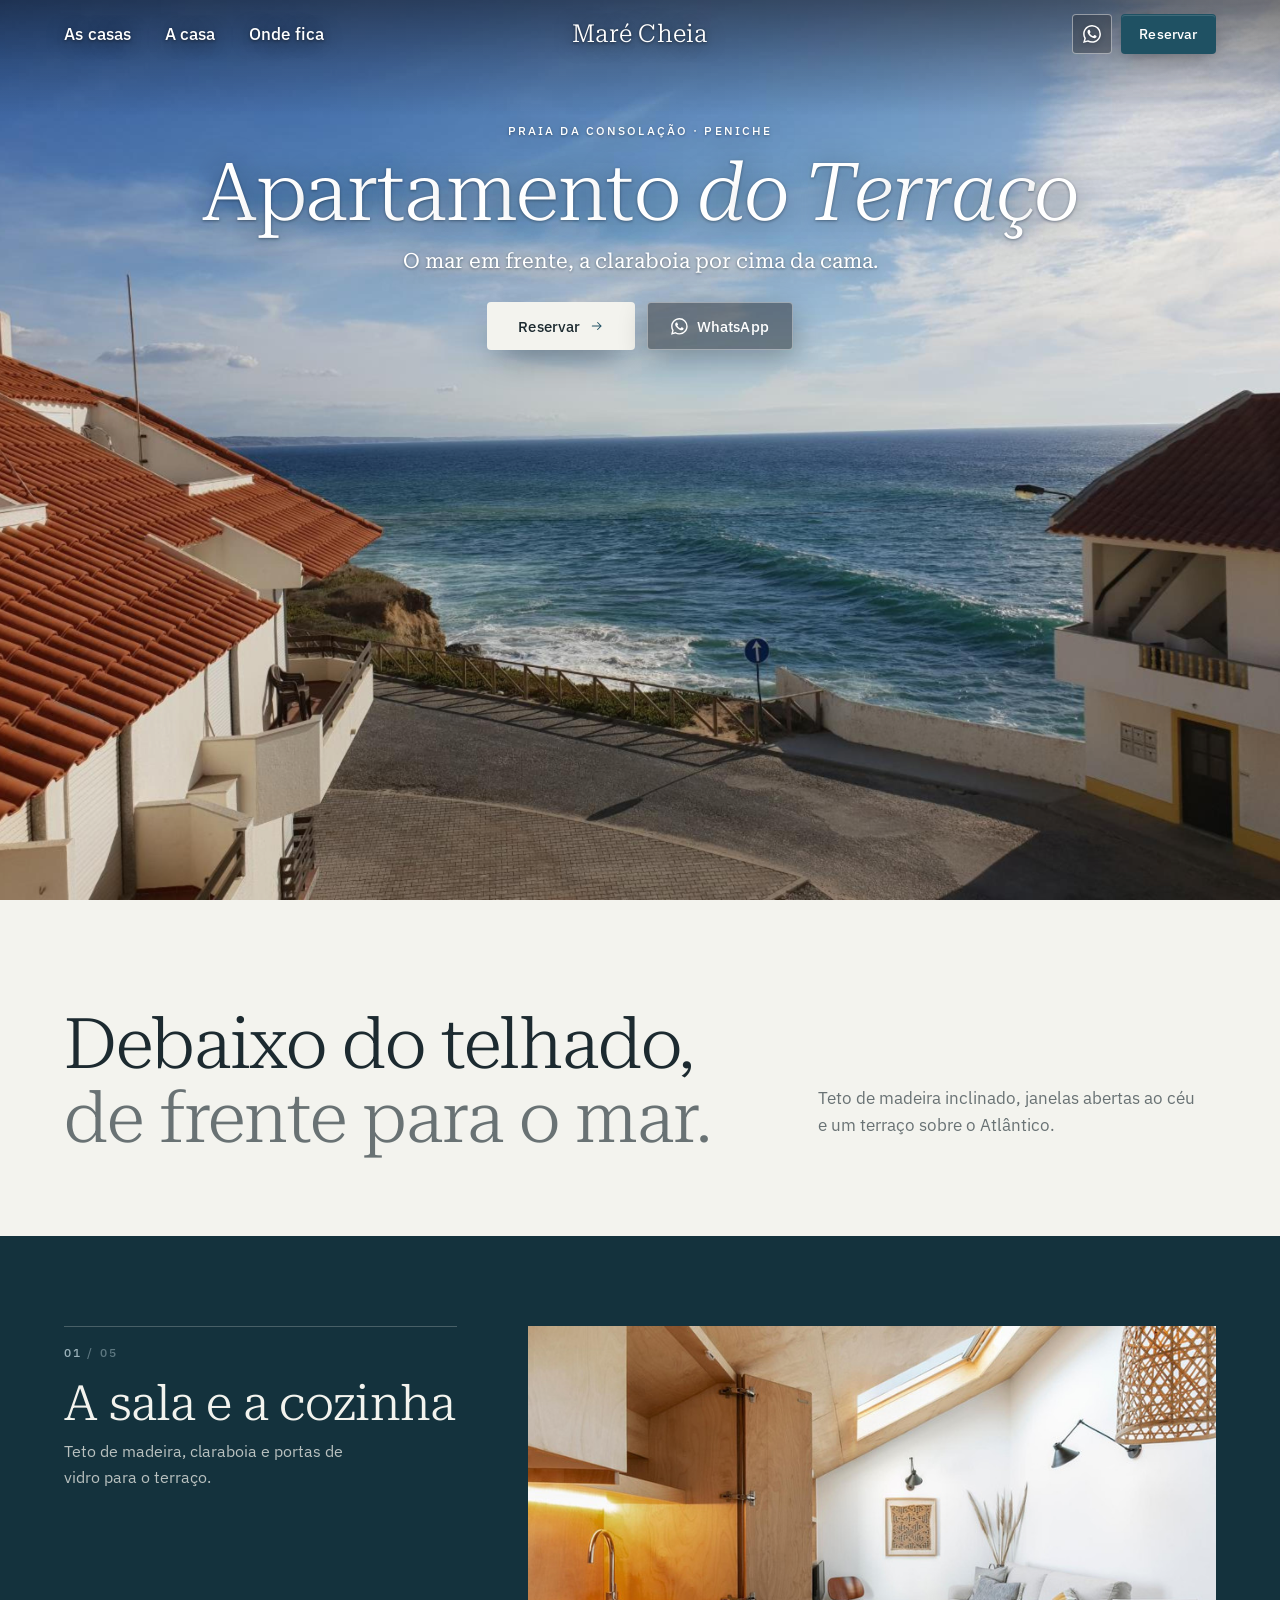
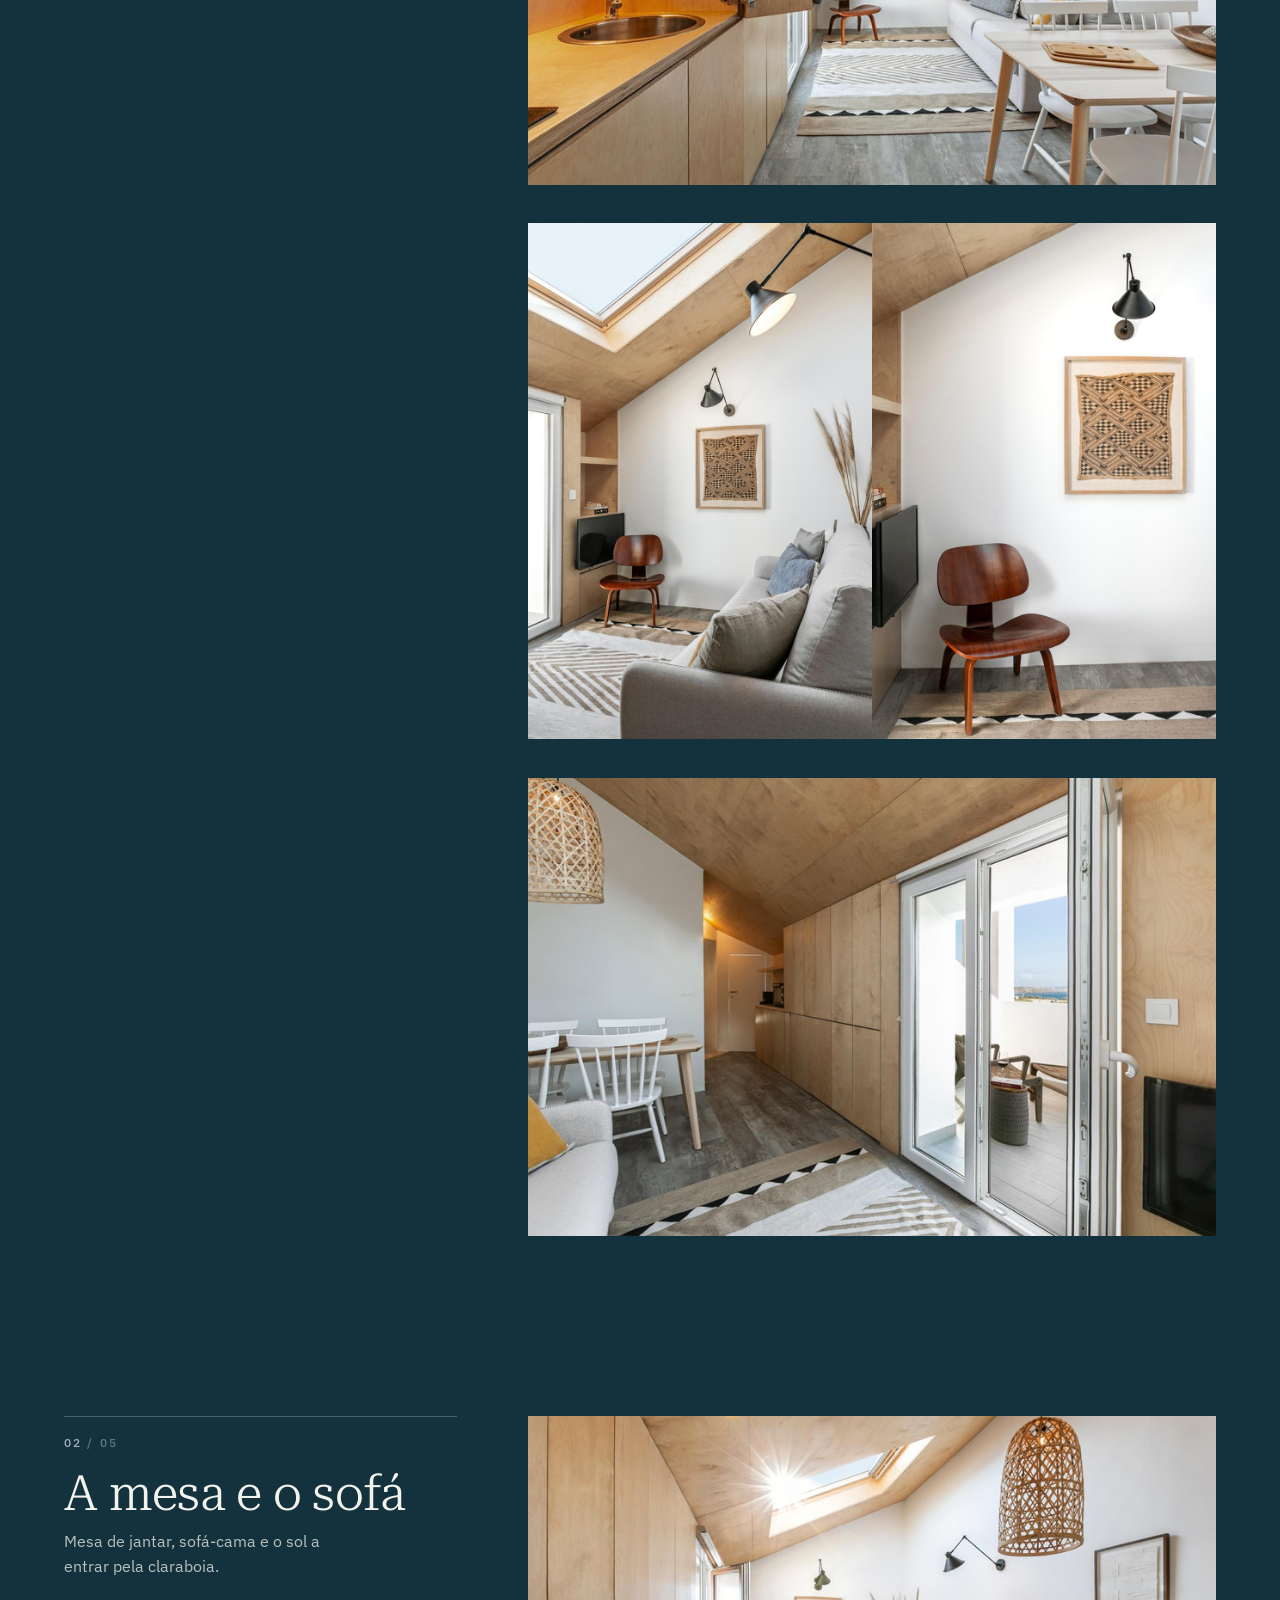
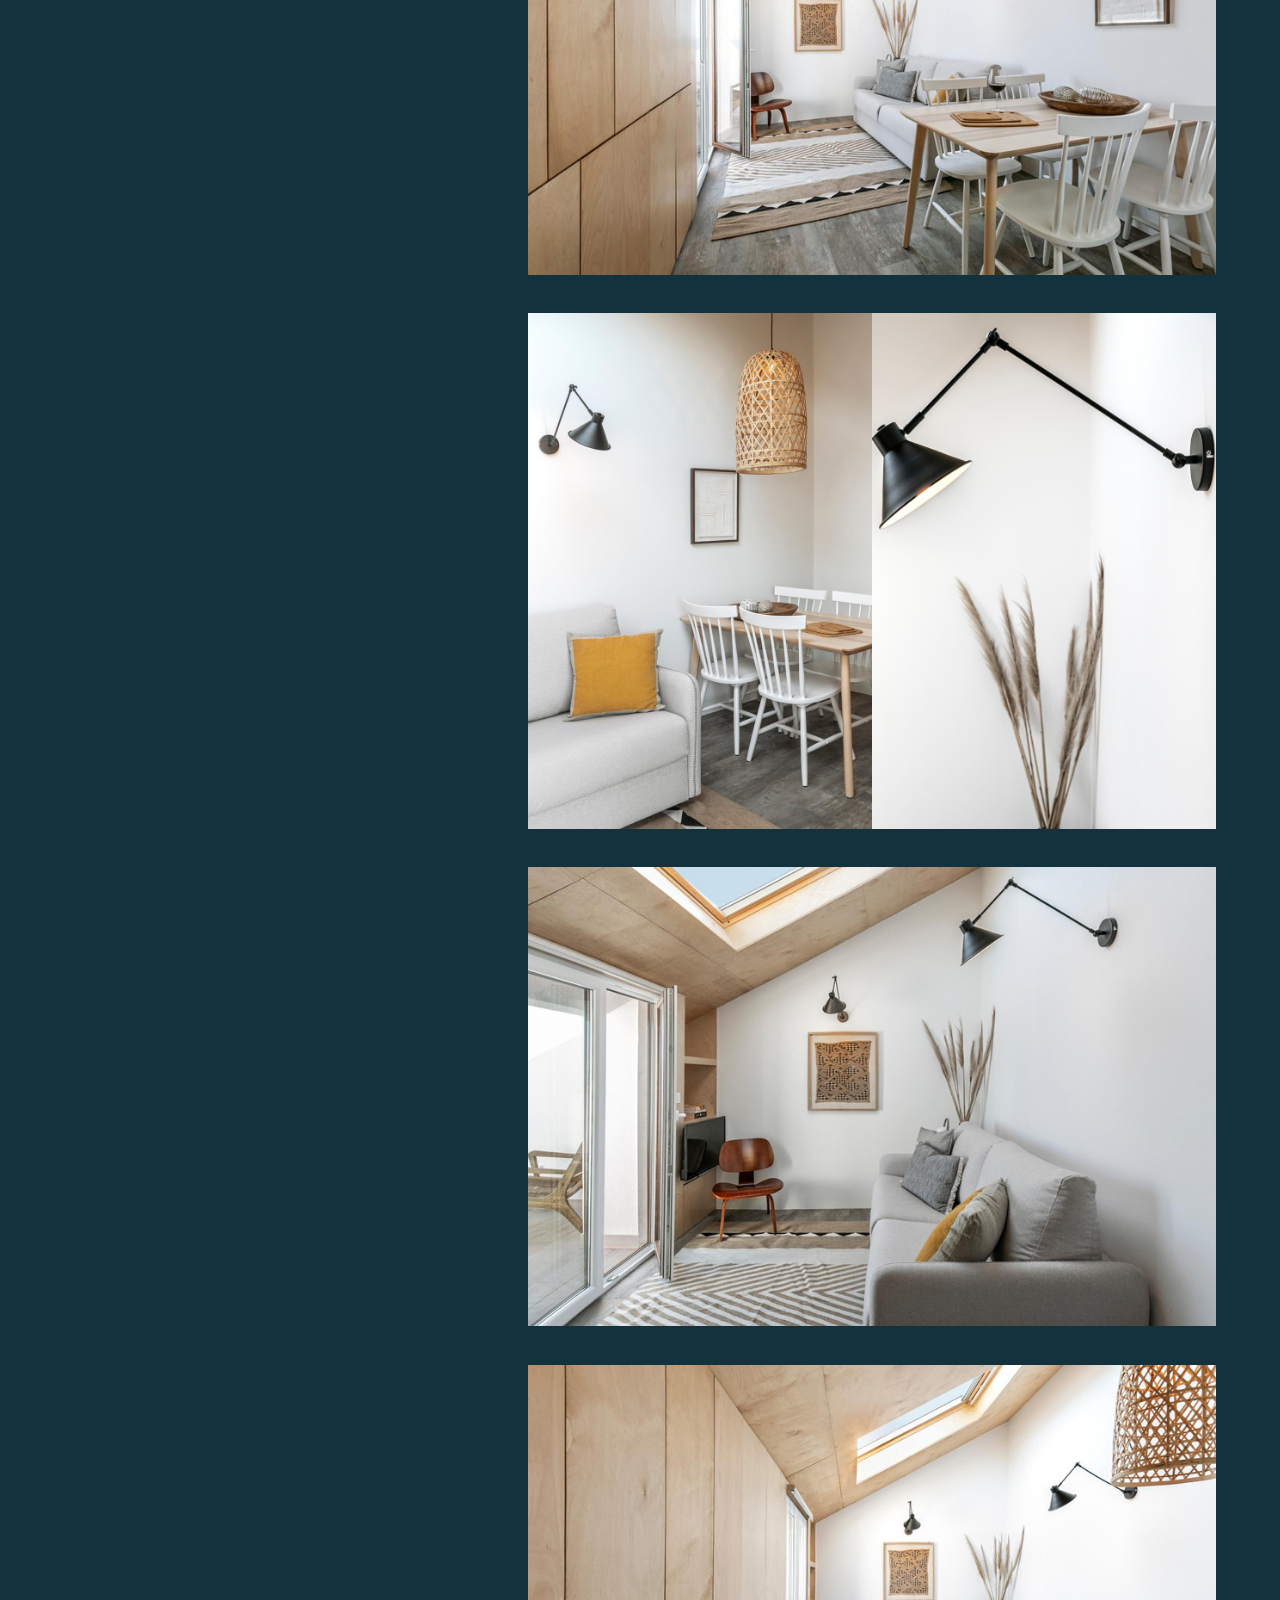
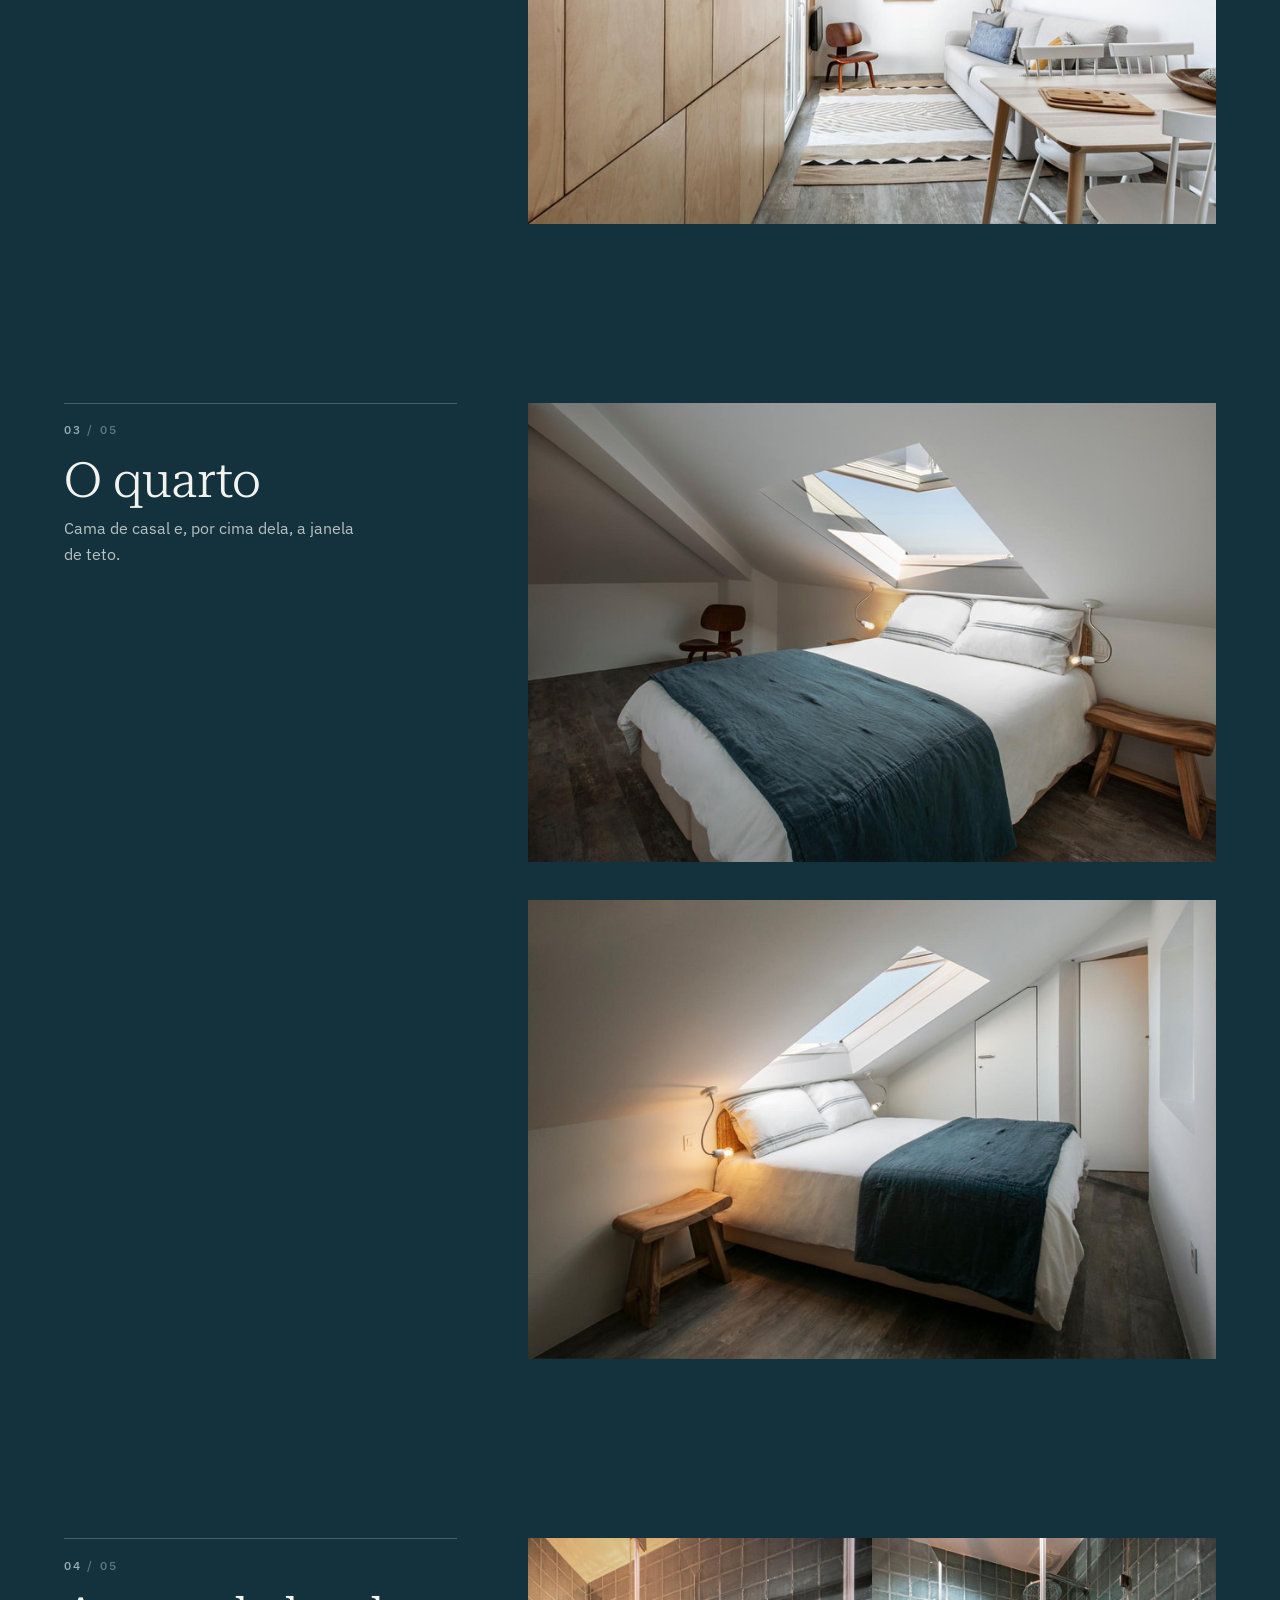
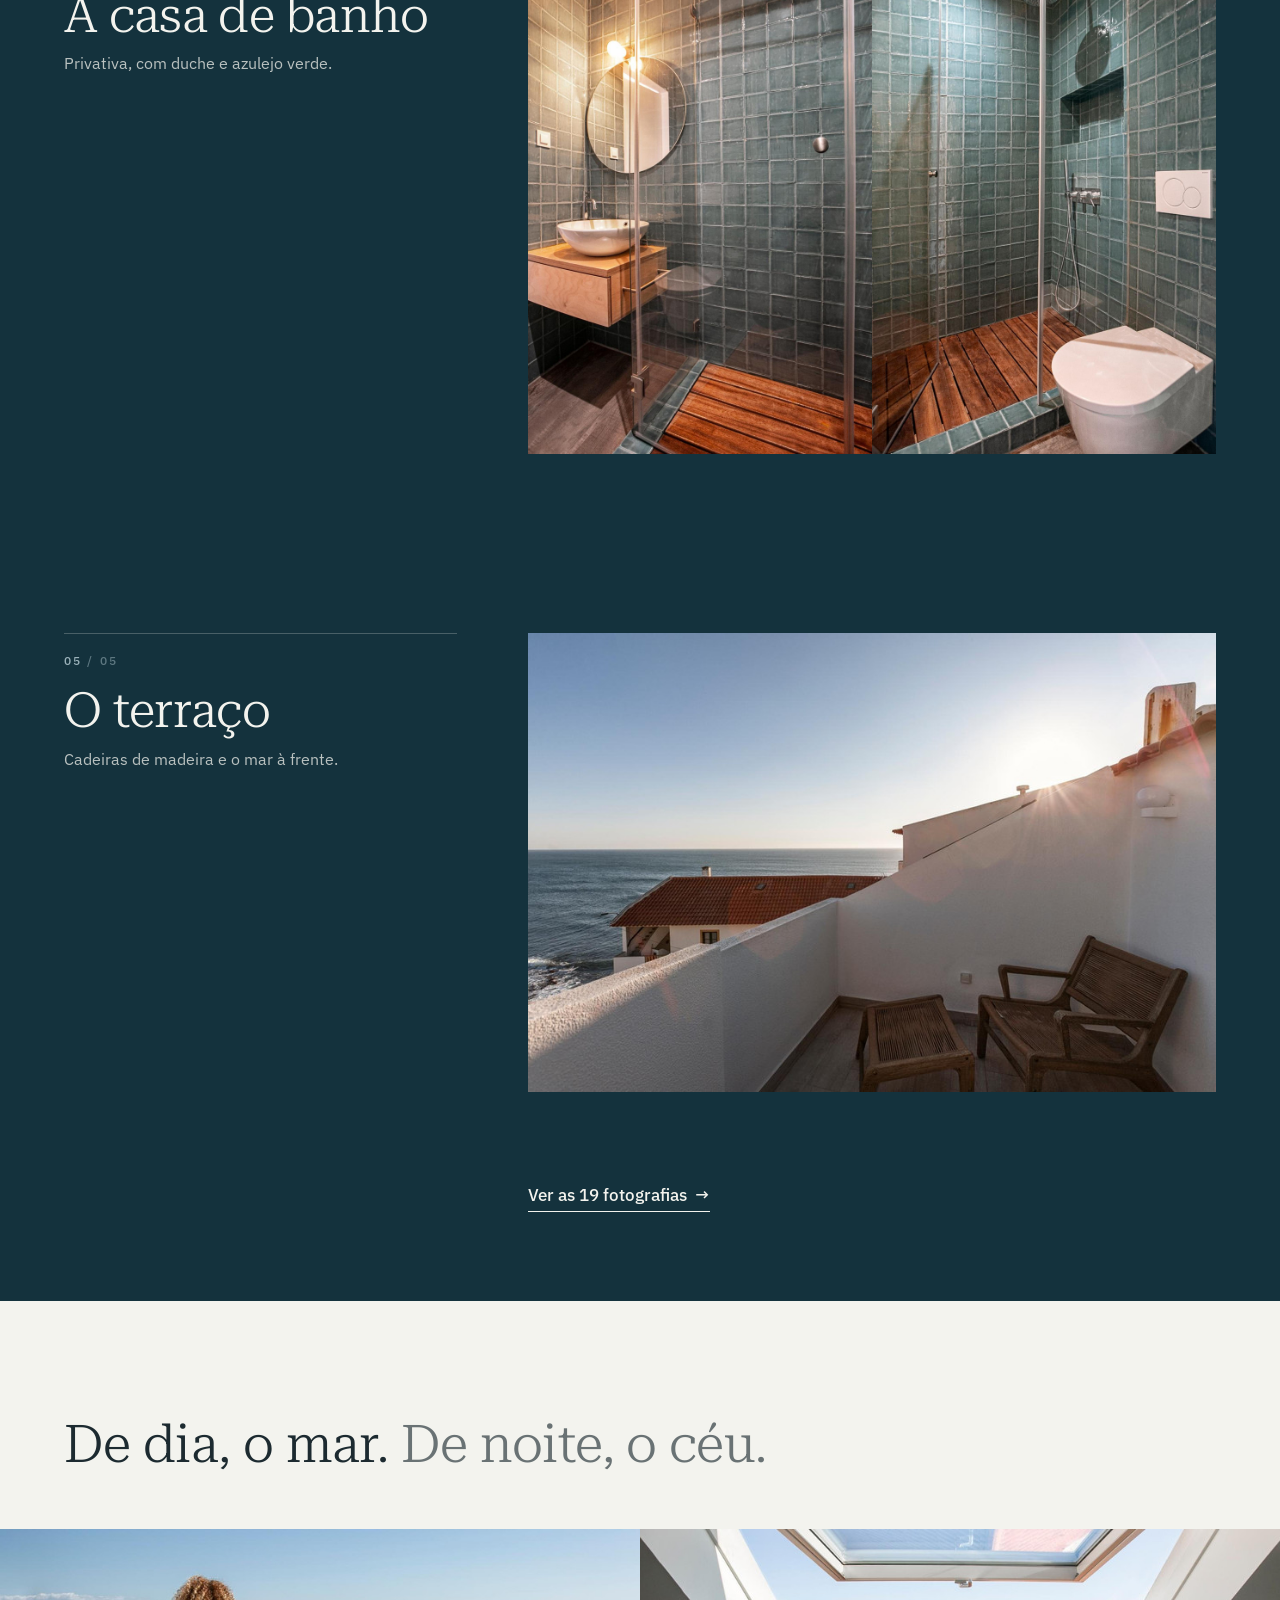
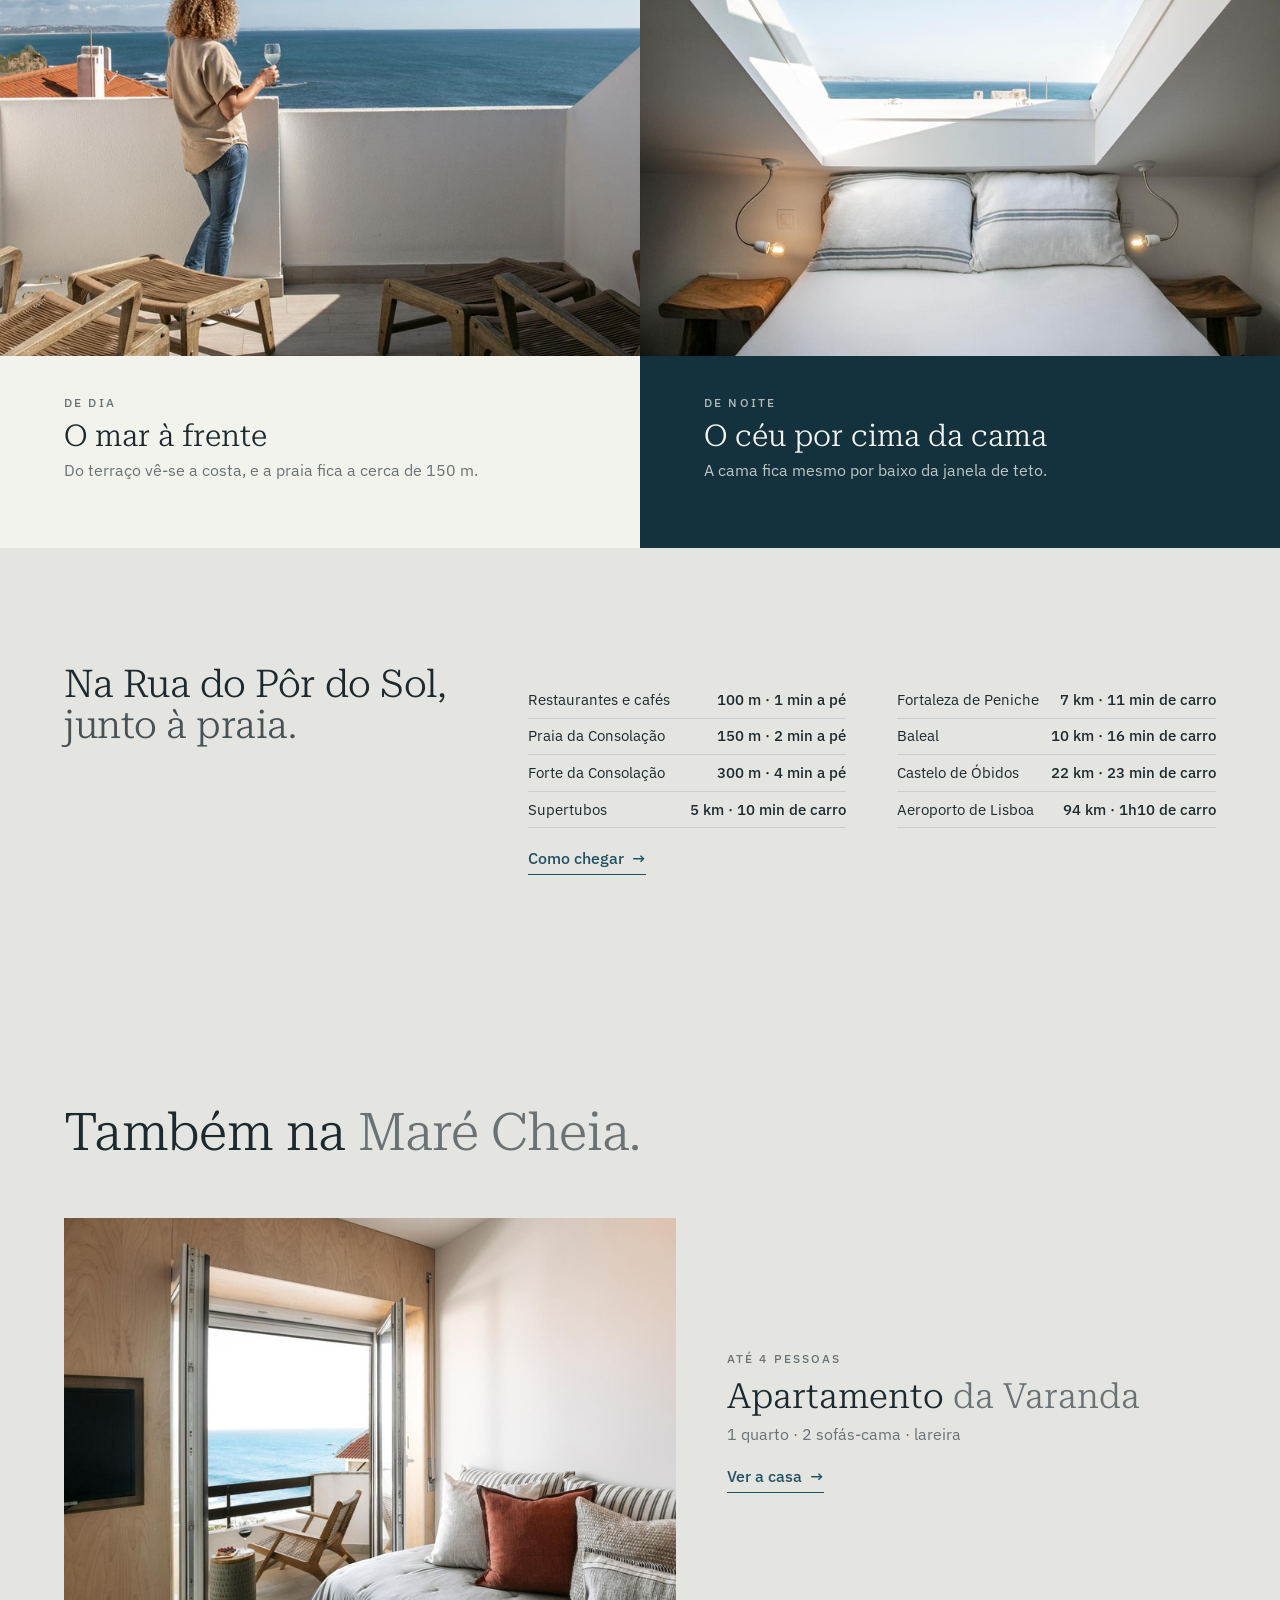
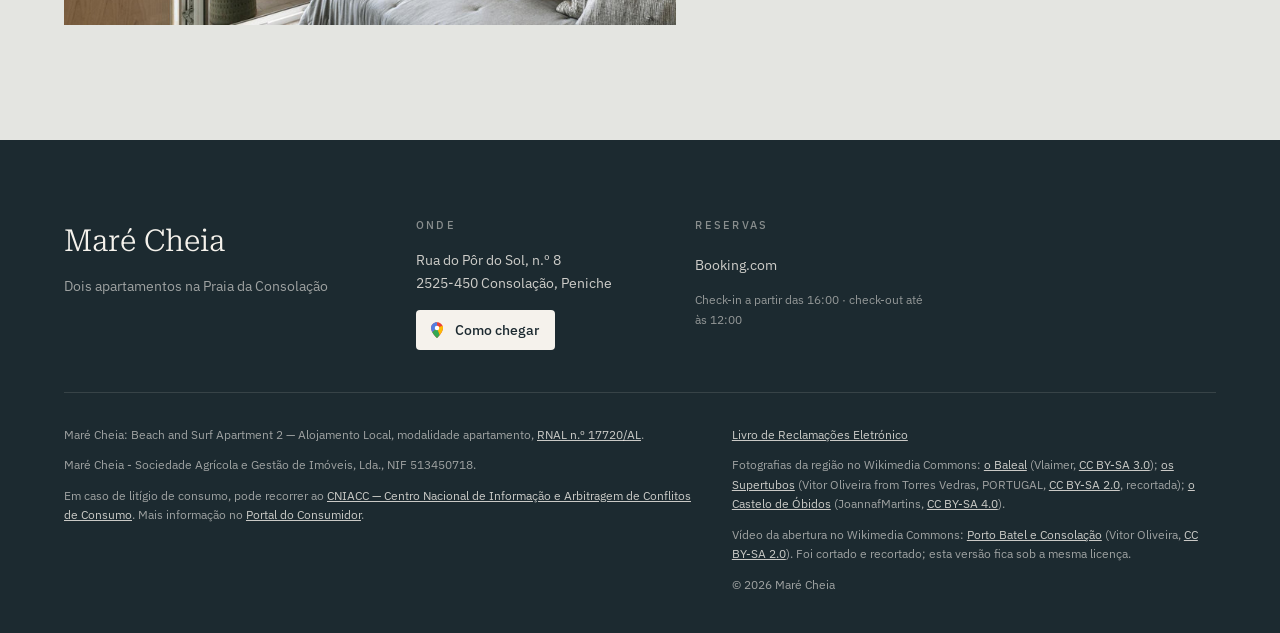
<file: site/apartamento-do-terraco/index.html>
<!doctype html>
<html lang="pt-PT">
<head>
<meta charset="utf-8">
<meta name="viewport" content="width=device-width, initial-scale=1">
<title>Apartamento do Terraço — Maré Cheia, Praia da Consolação</title>
<meta name="description" content="Apartamento do Terraço na Praia da Consolação, em Peniche. Vista de mar a partir da janela e do terraço.">
<meta property="og:title" content="Apartamento do Terraço — Maré Cheia, Praia da Consolação">
<meta property="og:description" content="Apartamento do Terraço na Praia da Consolação, em Peniche. Vista de mar a partir da janela e do terraço.">
<meta property="og:image" content="../assets/img/b-vista-1-1400.jpg">
<meta name="robots" content="noindex">
<meta name="theme-color" content="#f3f3ee">
<link rel="icon" href="data:image/svg+xml,%3Csvg xmlns='http://www.w3.org/2000/svg' viewBox='0 0 32 32'%3E%3Crect width='32' height='32' rx='6' fill='%231f5163'/%3E%3Ctext x='16' y='22' font-family='Georgia' font-size='17' fill='%23f3f3ee' text-anchor='middle'%3EM%3C/text%3E%3C/svg%3E">
<link rel="preconnect" href="https://fonts.googleapis.com">
<link rel="preconnect" href="https://fonts.gstatic.com" crossorigin>
<link href="https://fonts.googleapis.com/css2?family=Roboto+Serif:ital,opsz,wght@0,8..144,300;0,8..144,400;1,8..144,300&family=IBM+Plex+Sans:wght@400;500;600&display=swap" rel="stylesheet">
<link rel="stylesheet" href="../assets/base.css">
<link rel="stylesheet" href="../assets/tema.css">
<link rel="stylesheet" href="../assets/varias.css">
<script>document.documentElement.classList.add('vr-on');</script>
<script type="application/ld+json">
{"@context": "https://schema.org", "@type": "LodgingBusiness", "name": "Apartamento do Terraço — Maré Cheia, Praia da Consolação", "address": {"@type": "PostalAddress", "streetAddress": "Rua do Pôr do Sol, n.º 8", "addressLocality": "Praia da Consolação, Peniche", "addressCountry": "PT"}, "geo": {"@type": "GeoCoordinates", "latitude": 39.324, "longitude": -9.35861}, "sameAs": ["https://www.booking.com/hotel/pt/mare-cheia-beach-and-surf-apartment-2.pt-pt.html"]}
</script>
</head>
<body class="v-premium">

<a class="saltar" href="#conteudo">Saltar para o conteúdo</a>

<header class="topo topo--centro" id="topo">
  <nav class="topo__nav" aria-label="Secções">
    <a href="../index.html#casas">As casas</a>
    <a href="#casa">A casa</a>
    <a href="#onde">Onde fica</a>
  </nav>
  <a class="topo__marca" href="../index.html" aria-label="Maré Cheia, início">Maré Cheia</a>
  <div class="topo__res"><span class="topo__preco">Desde <b>90 €</b> por noite</span><a class="topo__wpp" href="https://wa.me/?text=Ol%C3%A1%21%20Gostava%20de%20saber%20a%20disponibilidade%20para%20o%20Apartamento%20do%20Terra%C3%A7o%2C%20na%20Mar%C3%A9%20Cheia." target="_blank" rel="noopener" aria-label="Falar por WhatsApp"><svg class="i-wpp" viewBox="0 0 24 24" aria-hidden="true"><path d="M17.47 14.38c-.3-.15-1.76-.87-2.03-.97-.27-.1-.47-.15-.67.15-.2.3-.77.97-.94 1.16-.17.2-.35.22-.64.08-.3-.15-1.26-.46-2.39-1.48-.88-.79-1.48-1.76-1.65-2.06-.17-.3-.02-.46.13-.61.13-.13.3-.35.45-.52.15-.17.2-.3.3-.5.1-.2.05-.37-.03-.52-.07-.15-.67-1.61-.92-2.2-.24-.58-.49-.5-.67-.51h-.57c-.2 0-.52.07-.79.37-.27.3-1.04 1.02-1.04 2.48s1.07 2.88 1.21 3.07c.15.2 2.1 3.2 5.08 4.49.71.31 1.26.49 1.7.63.71.22 1.36.19 1.87.12.57-.09 1.76-.72 2-1.41.25-.7.25-1.29.18-1.41-.08-.13-.27-.2-.57-.35ZM12.05 21.79h-.01a9.87 9.87 0 0 1-5.03-1.38l-.36-.21-3.74.98 1-3.65-.24-.37a9.86 9.86 0 0 1-1.51-5.26c0-5.45 4.44-9.88 9.89-9.88 2.64 0 5.12 1.03 6.99 2.9a9.82 9.82 0 0 1 2.89 6.99c0 5.45-4.44 9.88-9.88 9.88Zm8.41-18.3A11.82 11.82 0 0 0 12.05 0C5.5 0 .16 5.34.16 11.89c0 2.1.55 4.14 1.59 5.95L.06 24l6.3-1.65a11.88 11.88 0 0 0 5.68 1.45h.01c6.55 0 11.89-5.34 11.89-11.9a11.82 11.82 0 0 0-3.48-8.41Z"/></svg></a><a class="botao botao--topo" href="https://www.booking.com/hotel/pt/mare-cheia-beach-and-surf-apartment-2.pt-pt.html#RD645508102" data-reservar>Reservar</a></div>
</header>

<main id="conteudo">

<section class="hero vp-hero" id="inicio" data-preso data-chegada style="--hero-foco:50% 58%;--hero-foco-tm:50% 50%;--sol:70% 30%">
  <figure class="hero__foto"><div class="hero__camada"><img class="vp-foto" src="../assets/img/b-vista-1.jpg" alt="Mar, rua e casas junto à falésia vistos do terraço" width="3000" height="2250" style="--ar:1.3333" decoding="async" fetchpriority="high"><canvas class="vp-3d" aria-hidden="true" data-foto="../assets/img/b-vista-1.jpg" data-prof="../assets/img/b-vista-1-prof.png" data-js="../assets/img/b-vista-1-3d.js" data-p='{&quot;foco&quot;: &quot;50% 58%&quot;, &quot;foco_tm&quot;: &quot;50% 50%&quot;}'></canvas></div><video class="vp-drone" data-pc="../assets/video/chegada-b.mp4" data-tm="../assets/video/chegada-b-tm.mp4" muted playsinline preload="auto" aria-hidden="true"></video><i class="vp-luz" aria-hidden="true"></i></figure>
  <i class="v-veu" aria-hidden="true"></i>
  <div class="vp-hero__ecra">
    <p class="v-eti">Praia da Consolação · Peniche</p>
    <h1>Apartamento <em>do Terraço</em></h1>
    <p class="vp-hero__frase">O mar em frente, a claraboia por cima da cama.</p>
    <div class="v-botoes vp-hero__ir"><a class="botao botao--seta v-ir" href="https://www.booking.com/hotel/pt/mare-cheia-beach-and-surf-apartment-2.pt-pt.html#RD645508102" target="_blank" rel="noopener" data-reservar>Reservar</a><a class="botao botao--fosco botao--wpp" href="https://wa.me/?text=Ol%C3%A1%21%20Gostava%20de%20saber%20a%20disponibilidade%20para%20o%20Apartamento%20do%20Terra%C3%A7o%2C%20na%20Mar%C3%A9%20Cheia." target="_blank" rel="noopener"><svg class="i-wpp" viewBox="0 0 24 24" aria-hidden="true"><path d="M17.47 14.38c-.3-.15-1.76-.87-2.03-.97-.27-.1-.47-.15-.67.15-.2.3-.77.97-.94 1.16-.17.2-.35.22-.64.08-.3-.15-1.26-.46-2.39-1.48-.88-.79-1.48-1.76-1.65-2.06-.17-.3-.02-.46.13-.61.13-.13.3-.35.45-.52.15-.17.2-.3.3-.5.1-.2.05-.37-.03-.52-.07-.15-.67-1.61-.92-2.2-.24-.58-.49-.5-.67-.51h-.57c-.2 0-.52.07-.79.37-.27.3-1.04 1.02-1.04 2.48s1.07 2.88 1.21 3.07c.15.2 2.1 3.2 5.08 4.49.71.31 1.26.49 1.7.63.71.22 1.36.19 1.87.12.57-.09 1.76-.72 2-1.41.25-.7.25-1.29.18-1.41-.08-.13-.27-.2-.57-.35ZM12.05 21.79h-.01a9.87 9.87 0 0 1-5.03-1.38l-.36-.21-3.74.98 1-3.65-.24-.37a9.86 9.86 0 0 1-1.51-5.26c0-5.45 4.44-9.88 9.89-9.88 2.64 0 5.12 1.03 6.99 2.9a9.82 9.82 0 0 1 2.89 6.99c0 5.45-4.44 9.88-9.88 9.88Zm8.41-18.3A11.82 11.82 0 0 0 12.05 0C5.5 0 .16 5.34.16 11.89c0 2.1.55 4.14 1.59 5.95L.06 24l6.3-1.65a11.88 11.88 0 0 0 5.68 1.45h.01c6.55 0 11.89-5.34 11.89-11.9a11.82 11.82 0 0 0-3.48-8.41Z"/></svg>WhatsApp</a></div>
  </div>
</section>

<section class="vp-abre" id="casa" data-folha aria-labelledby="casa-t">
  <svg class="v-bainha" viewBox="0 0 100 10" preserveAspectRatio="none" aria-hidden="true"><path d="M0 10L100 10Z"/></svg>
  <div class="largura vp-abre__g">
    <h2 class="vr" id="casa-t">Debaixo do telhado, <em>de frente para o mar.</em></h2>
    <p class="vr">Teto de madeira inclinado, janelas abertas ao céu e um terraço sobre o Atlântico.</p>
  </div>
</section>

<section class="vv" aria-label="A casa, divisão a divisão">
    <article class="vv-d" data-tom="claro" aria-labelledby="vv-1">
      <div class="vv-t">
        <p class="vv-n">01 <span>/ 05</span></p>
        <h3 id="vv-1">A sala e a cozinha</h3>
        <p>Teto de madeira, claraboia e portas de vidro para o terraço.</p>
      </div>
      <div class="vv-fotos"><div class="vv-fila vr" style="--w:100%"><button type="button" class="vv-f" style="--ar:1.5000" data-visor="b" data-indice="1" aria-label="Ver em grande: Kitchenette em madeira aberta sobre a sala"><img src="../assets/img/b-cozinha-1400.jpg" srcset="../assets/img/b-cozinha-800.jpg 800w, ../assets/img/b-cozinha-1400.jpg 1400w, ../assets/img/b-cozinha-2000.jpg 2000w, ../assets/img/b-cozinha.jpg 3000w" sizes="(max-width: 760px) 100vw, 56vw" alt="Kitchenette em madeira aberta sobre a sala" width="3000" height="2000" loading="lazy" decoding="async"></button></div><div class="vv-fila vv-fila--par vr"><button type="button" class="vv-f" style="--ar:0.6667" data-visor="b" data-indice="2" aria-label="Ver em grande: Sala com claraboia, sofá e cadeira de design"><img src="../assets/img/b-sala-v-1400.jpg" srcset="../assets/img/b-sala-v-800.jpg 800w, ../assets/img/b-sala-v-1400.jpg 1400w, ../assets/img/b-sala-v.jpg 2000w" sizes="(max-width: 760px) 50vw, 30vw" alt="Sala com claraboia, sofá e cadeira de design" width="2000" height="3000" loading="lazy" decoding="async"></button><button type="button" class="vv-f" style="--ar:0.6667" data-visor="b" data-indice="3" aria-label="Ver em grande: Cadeira de madeira e quadro na sala"><img src="../assets/img/b-detalhe-1400.jpg" srcset="../assets/img/b-detalhe-800.jpg 800w, ../assets/img/b-detalhe-1400.jpg 1400w, ../assets/img/b-detalhe.jpg 2000w" sizes="(max-width: 760px) 50vw, 30vw" alt="Cadeira de madeira e quadro na sala" width="2000" height="3000" loading="lazy" decoding="async"></button></div><div class="vv-fila vr" style="--w:100%"><button type="button" class="vv-f" style="--ar:1.5000" data-visor="b" data-indice="4" aria-label="Ver em grande: Sala com portas de vidro para o terraço"><img src="../assets/img/b-sala-2-1400.jpg" srcset="../assets/img/b-sala-2-800.jpg 800w, ../assets/img/b-sala-2-1400.jpg 1400w, ../assets/img/b-sala-2-2000.jpg 2000w, ../assets/img/b-sala-2.jpg 3000w" sizes="(max-width: 760px) 100vw, 56vw" alt="Sala com portas de vidro para o terraço" width="3000" height="2000" loading="lazy" decoding="async"></button></div></div>
    </article>
    <article class="vv-d" data-tom="claro" aria-labelledby="vv-2">
      <div class="vv-t">
        <p class="vv-n">02 <span>/ 05</span></p>
        <h3 id="vv-2">A mesa e o sofá</h3>
        <p>Mesa de jantar, sofá-cama e o sol a entrar pela claraboia.</p>
      </div>
      <div class="vv-fotos"><div class="vv-fila vr" style="--w:100%"><button type="button" class="vv-f" style="--ar:1.5000" data-visor="b" data-indice="5" aria-label="Ver em grande: Sala de teto de madeira com o sol a entrar pela claraboia"><img src="../assets/img/b-sala-sol-1400.jpg" srcset="../assets/img/b-sala-sol-800.jpg 800w, ../assets/img/b-sala-sol-1400.jpg 1400w, ../assets/img/b-sala-sol-2000.jpg 2000w, ../assets/img/b-sala-sol.jpg 3000w" sizes="(max-width: 760px) 100vw, 56vw" alt="Sala de teto de madeira com o sol a entrar pela claraboia" width="3000" height="2000" loading="lazy" decoding="async"></button></div><div class="vv-fila vv-fila--par vr"><button type="button" class="vv-f" style="--ar:0.6667" data-visor="b" data-indice="6" aria-label="Ver em grande: Mesa de jantar com cadeiras brancas e sofá com almofada amarela"><img src="../assets/img/b-refeicoes-1400.jpg" srcset="../assets/img/b-refeicoes-800.jpg 800w, ../assets/img/b-refeicoes-1400.jpg 1400w, ../assets/img/b-refeicoes.jpg 2000w" sizes="(max-width: 760px) 50vw, 30vw" alt="Mesa de jantar com cadeiras brancas e sofá com almofada amarela" width="2000" height="3000" loading="lazy" decoding="async"></button><button type="button" class="vv-f" style="--ar:0.6667" data-visor="b" data-indice="7" aria-label="Ver em grande: Candeeiro de parede preto e ervas secas"><img src="../assets/img/b-detalhe-2-1400.jpg" srcset="../assets/img/b-detalhe-2-800.jpg 800w, ../assets/img/b-detalhe-2-1400.jpg 1400w, ../assets/img/b-detalhe-2.jpg 2000w" sizes="(max-width: 760px) 50vw, 30vw" alt="Candeeiro de parede preto e ervas secas" width="2000" height="3000" loading="lazy" decoding="async"></button></div><div class="vv-fila vr" style="--w:100%"><button type="button" class="vv-f" style="--ar:1.5000" data-visor="b" data-indice="8" aria-label="Ver em grande: Canto da sala com sofá cinzento, cadeira e claraboia"><img src="../assets/img/b-sala-3-1400.jpg" srcset="../assets/img/b-sala-3-800.jpg 800w, ../assets/img/b-sala-3-1400.jpg 1400w, ../assets/img/b-sala-3-2000.jpg 2000w, ../assets/img/b-sala-3.jpg 3000w" sizes="(max-width: 760px) 100vw, 56vw" alt="Canto da sala com sofá cinzento, cadeira e claraboia" width="3000" height="2000" loading="lazy" decoding="async"></button></div><div class="vv-fila vr" style="--w:100%"><button type="button" class="vv-f" style="--ar:1.5000" data-visor="b" data-indice="9" aria-label="Ver em grande: Sala com mesa, sofá e claraboia"><img src="../assets/img/b-sala-1-1400.jpg" srcset="../assets/img/b-sala-1-800.jpg 800w, ../assets/img/b-sala-1-1400.jpg 1400w, ../assets/img/b-sala-1-2000.jpg 2000w, ../assets/img/b-sala-1.jpg 3000w" sizes="(max-width: 760px) 100vw, 56vw" alt="Sala com mesa, sofá e claraboia" width="3000" height="2000" loading="lazy" decoding="async"></button></div></div>
    </article>
    <article class="vv-d" data-tom="escuro" aria-labelledby="vv-3">
      <div class="vv-t">
        <p class="vv-n">03 <span>/ 05</span></p>
        <h3 id="vv-3">O quarto</h3>
        <p>Cama de casal e, por cima dela, a janela de teto.</p>
      </div>
      <div class="vv-fotos"><div class="vv-fila vr" style="--w:100%"><button type="button" class="vv-f" style="--ar:1.5000" data-visor="b" data-indice="11" aria-label="Ver em grande: Cama de casal sob a claraboia"><img src="../assets/img/b-quarto-1-1400.jpg" srcset="../assets/img/b-quarto-1-800.jpg 800w, ../assets/img/b-quarto-1-1400.jpg 1400w, ../assets/img/b-quarto-1-2000.jpg 2000w, ../assets/img/b-quarto-1.jpg 3000w" sizes="(max-width: 760px) 100vw, 56vw" alt="Cama de casal sob a claraboia" width="3000" height="2000" loading="lazy" decoding="async"></button></div><div class="vv-fila vr" style="--w:100%"><button type="button" class="vv-f" style="--ar:1.5000" data-visor="b" data-indice="12" aria-label="Ver em grande: Cama de casal com a luz da cabeceira e a janela de teto"><img src="../assets/img/b-quarto-3-1400.jpg" srcset="../assets/img/b-quarto-3-800.jpg 800w, ../assets/img/b-quarto-3-1400.jpg 1400w, ../assets/img/b-quarto-3-2000.jpg 2000w, ../assets/img/b-quarto-3.jpg 3000w" sizes="(max-width: 760px) 100vw, 56vw" alt="Cama de casal com a luz da cabeceira e a janela de teto" width="3000" height="2000" loading="lazy" decoding="async"></button></div></div>
    </article>
    <article class="vv-d" data-tom="escuro" aria-labelledby="vv-4">
      <div class="vv-t">
        <p class="vv-n">04 <span>/ 05</span></p>
        <h3 id="vv-4">A casa de banho</h3>
        <p>Privativa, com duche e azulejo verde.</p>
      </div>
      <div class="vv-fotos"><div class="vv-fila vv-fila--par vr"><button type="button" class="vv-f" style="--ar:0.6667" data-visor="b" data-indice="14" aria-label="Ver em grande: Casa de banho escura com duche, lavatório de bacia e espelho redondo"><img src="../assets/img/b-wc-2-1400.jpg" srcset="../assets/img/b-wc-2-800.jpg 800w, ../assets/img/b-wc-2-1400.jpg 1400w, ../assets/img/b-wc-2.jpg 2000w" sizes="(max-width: 760px) 50vw, 30vw" alt="Casa de banho escura com duche, lavatório de bacia e espelho redondo" width="2000" height="3000" loading="lazy" decoding="async"></button><button type="button" class="vv-f" style="--ar:0.6667" data-visor="b" data-indice="15" aria-label="Ver em grande: Duche de azulejo azul-esverdeado e sanita suspensa"><img src="../assets/img/b-wc-1-1400.jpg" srcset="../assets/img/b-wc-1-800.jpg 800w, ../assets/img/b-wc-1-1400.jpg 1400w, ../assets/img/b-wc-1.jpg 2000w" sizes="(max-width: 760px) 50vw, 30vw" alt="Duche de azulejo azul-esverdeado e sanita suspensa" width="2000" height="3000" loading="lazy" decoding="async"></button></div></div>
    </article>
    <article class="vv-d" data-tom="claro" aria-labelledby="vv-5">
      <div class="vv-t">
        <p class="vv-n">05 <span>/ 05</span></p>
        <h3 id="vv-5">O terraço</h3>
        <p>Cadeiras de madeira e o mar à frente.</p>
      </div>
      <div class="vv-fotos"><div class="vv-fila vr" style="--w:100%"><button type="button" class="vv-f" style="--ar:1.5000" data-visor="b" data-indice="16" aria-label="Ver em grande: Terraço ao pôr-do-sol com cadeiras de madeira"><img src="../assets/img/b-terraco-2-1400.jpg" srcset="../assets/img/b-terraco-2-800.jpg 800w, ../assets/img/b-terraco-2-1400.jpg 1400w, ../assets/img/b-terraco-2-2000.jpg 2000w, ../assets/img/b-terraco-2.jpg 3000w" sizes="(max-width: 760px) 100vw, 56vw" alt="Terraço ao pôr-do-sol com cadeiras de madeira" width="3000" height="2000" loading="lazy" decoding="async"></button></div></div>
    </article>
    <div class="vv-todas"><button type="button" class="v-link" data-visor="b" data-indice="0">Ver as 19 fotografias <span class="v-seta" aria-hidden="true">→</span></button></div>
</section>

<section class="vp-dia" aria-labelledby="dia-t">
  <div class="largura"><header class="v-cab vr"><h2 class="v-titulo" id="dia-t">De dia, o mar. <em>De noite, o céu.</em></h2></header></div>
  <div class="vp-dia__g">
      <article class="vp-dia__p">
        <button type="button" data-visor="b" data-indice="18" aria-label="Ver em grande: O mar à frente"><img src="../assets/img/b-capa-1400.jpg" srcset="../assets/img/b-capa-800.jpg 800w, ../assets/img/b-capa-1400.jpg 1400w, ../assets/img/b-capa-2000.jpg 2000w, ../assets/img/b-capa.jpg 3000w" sizes="(max-width: 760px) 100vw, 50vw" alt="Mulher no terraço com um copo de vinho a olhar o mar" width="3000" height="2000" loading="lazy" decoding="async"></button>
        <div class="vp-dia__t vr">
          <p class="v-eti">De dia</p>
          <h3>O mar à frente</h3>
          <p>Do terraço vê-se a costa, e a praia fica a cerca de 150 m.</p>
        </div>
      </article><article class="vp-dia__p">
        <button type="button" data-visor="b" data-indice="13" aria-label="Ver em grande: O céu por cima da cama"><img src="../assets/img/b-quarto-2-1400.jpg" srcset="../assets/img/b-quarto-2-800.jpg 800w, ../assets/img/b-quarto-2-1400.jpg 1400w, ../assets/img/b-quarto-2-2000.jpg 2000w, ../assets/img/b-quarto-2.jpg 3000w" sizes="(max-width: 760px) 100vw, 50vw" alt="Cama de casal por baixo da janela de teto aberta, com o mar à vista" width="3000" height="2000" loading="lazy" decoding="async"></button>
        <div class="vp-dia__t vr">
          <p class="v-eti">De noite</p>
          <h3>O céu por cima da cama</h3>
          <p>A cama fica mesmo por baixo da janela de teto.</p>
        </div>
      </article>
  </div>
</section>

<section class="vp-onde" id="onde" aria-labelledby="onde-t">
  <div class="vp-onde__t">
    <header class="v-cab vr"><h2 class="v-titulo" id="onde-t">Na Rua do Pôr do Sol, <em>junto à praia.</em></h2></header>
    <div><ul class="v-perto"><li><span>Restaurantes e cafés</span><b>100 m · 1 min a pé</b></li><li><span>Praia da Consolação</span><b>150 m · 2 min a pé</b></li><li><span>Forte da Consolação</span><b>300 m · 4 min a pé</b></li><li><span>Supertubos</span><b>5 km · 10 min de carro</b></li><li><span>Fortaleza de Peniche</span><b>7 km · 11 min de carro</b></li><li><span>Baleal</span><b>10 km · 16 min de carro</b></li><li><span>Castelo de Óbidos</span><b>22 km · 23 min de carro</b></li><li><span>Aeroporto de Lisboa</span><b>94 km · 1h10 de carro</b></li></ul><a class="v-link" href="https://www.google.com/maps/dir/?api=1&amp;destination=39.324,-9.35861" target="_blank" rel="noopener">Como chegar <span class="v-seta" aria-hidden="true">→</span></a></div>
  </div>
</section>

<section class="v-sec v-sec--fundo2" aria-labelledby="outra-t">
  <div class="largura">
    <header class="v-cab vr"><h2 class="v-titulo" id="outra-t">Também na <em>Maré Cheia.</em></h2></header>
    <a class="v-outra vr" href="../apartamento-da-varanda/index.html">
        <figure><img src="../assets/img/a-capa-1400.jpg" srcset="../assets/img/a-capa-800.jpg 800w, ../assets/img/a-capa-1400.jpg 1400w, ../assets/img/a-capa-2000.jpg 2000w, ../assets/img/a-capa.jpg 3000w" sizes="(max-width: 900px) 92vw, 46vw" alt="Sofá-cama junto à porta de varanda aberta com o mar ao fundo" width="3000" height="2000" loading="lazy" decoding="async"></figure>
        <div><p class="v-eti">Até 4 pessoas</p><h3>Apartamento <em>da Varanda</em></h3><p>1 quarto · 2 sofás-cama · lareira</p><span class="v-link">Ver a casa <span class="v-seta" aria-hidden="true">→</span></span></div>
      </a>
  </div>
</section>

</main>

<footer class="rodape">
  <div class="largura rodape__linha">
    <div class="rodape__casa">
      <a href="../index.html" class="rodape__marca">Maré Cheia</a>
      <p class="rodape__sub">Dois apartamentos na Praia da Consolação</p>
    </div>
    <div class="rodape__onde">
      <h3>Onde</h3>
      <address>Rua do Pôr do Sol, n.º 8<br>2525-450 Consolação, Peniche</address>
      <a class="mapa" href="https://www.google.com/maps/dir/?api=1&amp;destination=39.324,-9.35861" target="_blank" rel="noopener"><span class="mapa__icone" aria-hidden="true"><svg viewBox="0 0 24 24"><path d="M12 1.5c-4.4 0-8 3.5-8 7.9 0 5.6 6.6 12.1 7.4 12.8.3.3.9.3 1.2 0 .8-.7 7.4-7.2 7.4-12.8 0-4.4-3.6-7.9-8-7.9Z" fill="#ea4335"/><path d="M12 1.5c-4.4 0-8 3.5-8 7.9 0 1.8.7 3.7 1.7 5.5L12 9.4Z" fill="#4285f4" opacity=".9"/><path d="M5.7 14.9c1.6 3 4.6 6.1 5.7 7.3.3.3.9.3 1.2 0 .6-.6 1.8-1.8 3-3.4L12 9.4Z" fill="#34a853"/><path d="M12 9.4l3.6 9.4c1.9-2.6 4.4-6.1 4.4-9.4 0-1.1-.2-2.2-.6-3.1Z" fill="#fbbc04"/><circle cx="12" cy="9.4" r="3" fill="#fff"/></svg></span><span>Como chegar</span></a>
    </div>
    <div class="rodape__reservas">
      <h3>Reservas</h3>
      <a href="https://www.booking.com/hotel/pt/mare-cheia-beach-and-surf-apartment-2.pt-pt.html" target="_blank" rel="noopener">Booking.com</a>
      <small>Check-in a partir das 16:00 · check-out até às 12:00</small>
    </div>
  </div>
  <div class="largura rodape__legal">
    <div>
      <p>Maré Cheia: Beach and Surf Apartment 2 — Alojamento Local, modalidade apartamento, <a href="https://rnt.turismodeportugal.pt/RNT/RNAL.aspx?nr=17720" target="_blank" rel="noopener">RNAL n.º 17720/AL</a>.</p>
      <p>Maré Cheia - Sociedade Agrícola e Gestão de Imóveis, Lda., NIF 513450718.</p>
      <p>Em caso de litígio de consumo, pode recorrer ao <a href="https://www.cniacc.pt" target="_blank" rel="noopener">CNIACC — Centro Nacional de Informação e Arbitragem de Conflitos de Consumo</a>. Mais informação no <a href="https://www.consumidor.gov.pt" target="_blank" rel="noopener">Portal do Consumidor</a>.</p>
    </div>
    <div>
      <p><a href="https://www.livroreclamacoes.pt" target="_blank" rel="noopener">Livro de Reclamações Eletrónico</a></p>
      <p>Fotografias da região no Wikimedia Commons: <a href="https://commons.wikimedia.org/wiki/File:Baleal_-_Peniche_CM03.JPG" target="_blank" rel="noopener">o Baleal</a> (Vlaimer, <a href="https://creativecommons.org/licenses/by-sa/3.0/" target="_blank" rel="noopener license">CC BY-SA 3.0</a>); <a href="https://commons.wikimedia.org/wiki/File:Praia_dos_Supertubos_-_Portugal_%F0%9F%87%B5%F0%9F%87%B9_(53788512515).jpg" target="_blank" rel="noopener">os Supertubos</a> (Vitor Oliveira from Torres Vedras, PORTUGAL, <a href="https://creativecommons.org/licenses/by-sa/2.0/" target="_blank" rel="noopener license">CC BY-SA 2.0</a>, recortada); <a href="https://commons.wikimedia.org/wiki/File:Vista_geral_do_Castelo_de_%C3%93bidos.jpg" target="_blank" rel="noopener">o Castelo de Óbidos</a> (JoannafMartins, <a href="https://creativecommons.org/licenses/by-sa/4.0/" target="_blank" rel="noopener license">CC BY-SA 4.0</a>).</p><p>Vídeo da abertura no Wikimedia Commons: <a href="https://commons.wikimedia.org/wiki/File:Porto_Batel_e_Consola%C3%A7%C3%A3o_-_Portugal_(52694782953).webm" target="_blank" rel="noopener">Porto Batel e Consolação</a> (Vitor Oliveira, <a href="https://creativecommons.org/licenses/by-sa/2.0/" target="_blank" rel="noopener license">CC BY-SA 2.0</a>). Foi cortado e recortado; esta versão fica sob a mesma licença.</p>
      <p>© 2026 Maré Cheia</p>
    </div>
  </div>
</footer>

<nav class="barra" aria-label="Reservar">
  <a class="barra__wpp" href="https://wa.me/?text=Ol%C3%A1%21%20Gostava%20de%20saber%20a%20disponibilidade%20para%20o%20Apartamento%20do%20Terra%C3%A7o%2C%20na%20Mar%C3%A9%20Cheia." target="_blank" rel="noopener"><svg class="i-wpp" viewBox="0 0 24 24" aria-hidden="true"><path d="M17.47 14.38c-.3-.15-1.76-.87-2.03-.97-.27-.1-.47-.15-.67.15-.2.3-.77.97-.94 1.16-.17.2-.35.22-.64.08-.3-.15-1.26-.46-2.39-1.48-.88-.79-1.48-1.76-1.65-2.06-.17-.3-.02-.46.13-.61.13-.13.3-.35.45-.52.15-.17.2-.3.3-.5.1-.2.05-.37-.03-.52-.07-.15-.67-1.61-.92-2.2-.24-.58-.49-.5-.67-.51h-.57c-.2 0-.52.07-.79.37-.27.3-1.04 1.02-1.04 2.48s1.07 2.88 1.21 3.07c.15.2 2.1 3.2 5.08 4.49.71.31 1.26.49 1.7.63.71.22 1.36.19 1.87.12.57-.09 1.76-.72 2-1.41.25-.7.25-1.29.18-1.41-.08-.13-.27-.2-.57-.35ZM12.05 21.79h-.01a9.87 9.87 0 0 1-5.03-1.38l-.36-.21-3.74.98 1-3.65-.24-.37a9.86 9.86 0 0 1-1.51-5.26c0-5.45 4.44-9.88 9.89-9.88 2.64 0 5.12 1.03 6.99 2.9a9.82 9.82 0 0 1 2.89 6.99c0 5.45-4.44 9.88-9.88 9.88Zm8.41-18.3A11.82 11.82 0 0 0 12.05 0C5.5 0 .16 5.34.16 11.89c0 2.1.55 4.14 1.59 5.95L.06 24l6.3-1.65a11.88 11.88 0 0 0 5.68 1.45h.01c6.55 0 11.89-5.34 11.89-11.9a11.82 11.82 0 0 0-3.48-8.41Z"/></svg>WhatsApp</a><a class="barra__principal" href="https://www.booking.com/hotel/pt/mare-cheia-beach-and-surf-apartment-2.pt-pt.html#RD645508102" target="_blank" rel="noopener" data-reservar>Reservar</a>
</nav>

<div class="visor" id="visor" role="dialog" aria-modal="true" aria-label="Fotografias" hidden>
  <p class="visor__titulo"></p>
  <p class="visor__conta"></p>
  <button type="button" class="visor__fechar" aria-label="Fechar"><svg viewBox="0 0 24 24"><path d="M5 5l14 14M19 5L5 19"/></svg></button>
  <button type="button" class="visor__seta visor__seta--ant" aria-label="Anterior"><svg viewBox="0 0 24 24"><path d="M15 5l-7 7 7 7"/></svg></button>
  <figure class="visor__palco"><img alt=""></figure>
  <button type="button" class="visor__seta visor__seta--seg" aria-label="Seguinte"><svg viewBox="0 0 24 24"><path d="M9 5l7 7-7 7"/></svg></button>
  <ol class="visor__minis" aria-label="Escolher fotografia" data-txt-foto="Fotografia {n}"></ol>
</div>

<dialog class="vdlg" aria-labelledby="vdlg-t">
  <div class="vdlg__cab"><h2 id="vdlg-t">Reservar</h2><button type="button" class="vdlg__x" aria-label="Fechar">×</button></div>
  <form class="vd" data-url="https://www.booking.com/hotel/pt/mare-cheia-beach-and-surf-apartment-2.pt-pt.html" data-casas="[{&quot;rd&quot;: &quot;645508102&quot;, &quot;max&quot;: 3, &quot;desde&quot;: &quot;90 \u20ac&quot;}]">
        <p class="vd__preco">Desde <b>90 €</b> por noite</p>
        <div class="vd__datas">
          <button type="button" class="vd__campo" data-campo="in"><span>Chegada</span><b>Escolher</b></button>
          <button type="button" class="vd__campo" data-campo="out"><span>Partida</span><b>Escolher</b></button>
        </div>
        <div class="vd__cal" hidden></div>
        <div class="vd__pessoas"><span>Pessoas</span>
          <div><button type="button" data-passo="-1" aria-label="Menos uma pessoa">−</button><output>2</output><button type="button" data-passo="1" aria-label="Mais uma pessoa">+</button></div>
        </div>
        <a class="botao botao--seta vd__ir" href="https://www.booking.com/hotel/pt/mare-cheia-beach-and-surf-apartment-2.pt-pt.html#RD645508102" target="_blank" rel="noopener">Reservar</a>
        <p class="vd__nota">Preço indicativo para 2 pessoas em época baixa, com impostos e taxas. O valor final depende das datas e aparece no Booking.com.</p>
      </form>
</dialog>

<script src="../assets/series.js"></script>
<script src="../assets/motor-parado.js"></script>
<script src="../assets/varias.js"></script>
</body>
</html>
</file>
<file: site/assets/base.css>
/* site-fabrica — CSS comum a todos os sites (protótipos e versão animada).
   Cada site define em tema.css as letras (--nome, --serif, --sans), a paleta e o seu gesto.
   Sem a classe .anima no <html> a página fica parada: cada secção na posição final, sem secções
   presas nem efeitos de scroll (fase de escolha). O motor animado (motor-animado.js) põe .anima e
   escreve as variáveis de progresso: --hs (hero), --n (névoa das palavras), --e/--s (fotos que entram
   e saem), --a (fotos que sobem por cima, como uma cortina), --b (traços), --o/--p (gestos).
   Fotos sempre de cantos retos e no formato delas. */

:root {
  --fundo: #f5f2ec;
  --fundo-2: #ebe6dd;
  --tinta: #26272a;
  --tinta-2: #5d5c58;
  --destaque: #4a4f56;
  --destaque-2: #3a3e44;
  --destaque-claro: #c9b6a6;
  --escuro: #2a2c30;
  --escuro-2: #34373c;
  --quartos: #2e3034;
  --claro: #f5f2ec;
  --bloco: var(--fundo-2);
  --nome: Georgia, serif;
  --serif: Georgia, serif;
  --sans: system-ui, sans-serif;
  --peso-titulo: 400;
  --peso-nome: 400;
  --margem: clamp(20px, 5vw, 72px);
  --topo-h: clamp(68px, 4.2rem, 82px);
  --sai: cubic-bezier(.16, 1, .3, 1);
  --sombra: 0 30px 60px -28px rgba(28, 28, 30, .38), 0 10px 22px -14px rgba(28, 28, 30, .22);
  color-scheme: light;
}

*, *::before, *::after { box-sizing: border-box; }
html { -webkit-text-size-adjust: 100%; scroll-behavior: smooth; overflow-anchor: none; }
html.anima { scroll-behavior: auto; }
html.lenis, html.lenis body { height: auto; }
.lenis.lenis-smooth { scroll-behavior: auto !important; }
body {
  margin: 0; background: var(--fundo); color: var(--tinta);
  font-family: var(--sans); font-size: var(--letra, 16px); line-height: 1.6; font-weight: 400;
  -webkit-font-smoothing: antialiased; text-rendering: optimizeLegibility;
}
img { display: block; max-width: 100%; height: auto; }
a { color: inherit; }
button { font: inherit; color: inherit; background: none; border: 0; padding: 0; cursor: pointer; }
figure { margin: 0; }
h1, h2, h3, p, ol, ul, dl, dd { margin: 0; }
address { font-style: normal; }
:focus-visible { outline: 2px solid var(--destaque); outline-offset: 3px; }
.sr { position: absolute; width: 1px; height: 1px; overflow: hidden; clip: rect(0 0 0 0); white-space: nowrap; }

.largura { width: min(1320px + (100vw - 1440px) * .45, 100% - 2 * var(--margem)); margin-inline: auto; }
.saltar { position: absolute; left: -999px; top: 8px; z-index: 100; background: var(--tinta); color: var(--fundo); padding: 8px 14px; }
.saltar:focus { left: 8px; }
.seccao { position: relative; z-index: 2; background: var(--fundo); padding-block: clamp(6rem, 11vw, 9.5rem); }

/* ---------- cabeça de secção: título que manda, subtítulo em itálico por baixo, filete à largura ---------- */
.cabeca { padding-bottom: clamp(1.2rem, 2.4vw, 1.8rem); margin-bottom: clamp(2.2rem, 4.4vw, 3.6rem); border-bottom: 1px solid color-mix(in srgb, var(--tinta) 16%, transparent); }
.titulo { font-family: var(--serif); font-weight: var(--peso-titulo); font-size: clamp(2.6rem, 1.5rem + 3.4vw, 5rem); line-height: 1.04; letter-spacing: -.01em; text-wrap: balance; }
.cabeca__frase { margin-top: .8rem; max-width: 46ch; color: var(--tinta-2); font-family: var(--serif); font-style: italic; font-size: 1.12rem; line-height: 1.45; }

/* a névoa: cada palavra sai de um desfoque, em onda, ligada ao scroll (--n vem do motor) */
[data-palavras] .p { display: inline-block; }
.anima [data-palavras] .p {
  --t: clamp(0, var(--n, 0) - var(--i), 1);
  opacity: calc(.04 + var(--t) * .96); filter: blur(calc((1 - var(--t)) * 10px));
  transform: translate3d(0, calc((1 - var(--t)) * .25em), 0);
}
/* nítida inteira: sem filtro nem camada por palavra (um desfoque de 0 px ainda pesa a cada frame) */
.anima [data-palavras].limpa .p { opacity: 1; filter: none; transform: none; }

/* fotos que entram (a moldura abre-se) e saem (sobem, encolhem e esvaem-se), ligadas ao scroll */
.anima [data-entra] { clip-path: inset(calc((1 - var(--e, 0)) * 14%) calc((1 - var(--e, 0)) * 10%)); transform: translate3d(0, calc(var(--s, 0) * -5%), 0) scale(calc(1 - var(--s, 0) * .08)); opacity: calc(1 - var(--s, 0) * .7); transform-origin: 50% 0; }
.anima [data-entra] img { transform: scale(calc(1.1 - var(--e, 0) * .1)); }
/* camada própria só enquanto mexe (o motor põe e tira .mexe / .mexe-v): parada, volta a ser pintada nítida */
.mexe, .mexe-v { will-change: transform; }

/* texto que aparece uma vez, em escada (--i), quando entra no ecrã */
.anima [data-revela] { opacity: 0; transform: translate3d(0, 18px, 0); transition: opacity .9s, transform 1.1s var(--sai); transition-delay: calc(var(--i, 0) * 70ms); }
.anima [data-revela].visivel { opacity: 1; transform: none; }

/* ---------- botões: finos, cantos de 4 px, seta que avança ---------- */
.botao {
  display: inline-flex; align-items: center; justify-content: center; gap: .6em;
  min-height: 42px; padding: 0 1.2rem; border: 1px solid transparent; border-radius: 4px;
  background: var(--destaque); color: #fff; text-decoration: none; font-size: .875rem; font-weight: 500; letter-spacing: .01em; line-height: 1;
  box-shadow: inset 0 1px 0 rgba(255, 255, 255, .14), 0 1px 2px rgba(28, 28, 30, .16), 0 8px 20px -10px rgba(28, 28, 30, .55);
  transition: background .3s, box-shadow .3s, transform .3s var(--sai);
}
.botao:hover { background: var(--destaque-2); transform: translateY(-1px); }
.botao:active { transform: none; }
.botao--seta::after, .hero__reservar::after {
  content: ""; width: .95em; height: .95em; flex: none; background: currentColor; transition: transform .4s var(--sai);
  -webkit-mask: url("data:image/svg+xml,%3Csvg xmlns='http://www.w3.org/2000/svg' viewBox='0 0 24 24' fill='none' stroke='%23000' stroke-width='1.8' stroke-linecap='round' stroke-linejoin='round'%3E%3Cpath d='M4 12h15M13 6l6 6-6 6'/%3E%3C/svg%3E") center / contain no-repeat; mask: url("data:image/svg+xml,%3Csvg xmlns='http://www.w3.org/2000/svg' viewBox='0 0 24 24' fill='none' stroke='%23000' stroke-width='1.8' stroke-linecap='round' stroke-linejoin='round'%3E%3Cpath d='M4 12h15M13 6l6 6-6 6'/%3E%3C/svg%3E") center / contain no-repeat;
}
.botao--seta:hover::after, .hero__reservar:hover::after { transform: translateX(3px); }
.botao--fosco {
  background: rgba(24, 24, 26, .44); border-color: rgba(255, 255, 255, .4);
  -webkit-backdrop-filter: blur(18px) saturate(1.15); backdrop-filter: blur(18px) saturate(1.15);
  box-shadow: 0 8px 28px rgba(14, 14, 16, .28);
}
.botao--fosco:hover { background: rgba(24, 24, 26, .58); }
.ver { display: inline-flex; align-items: center; gap: .5rem; margin-top: 1.2rem; padding: .4rem 0; font-weight: 500; text-decoration: underline; text-decoration-thickness: 1px; text-underline-offset: 6px; transition: gap .3s var(--sai); }
.ver:hover { gap: .8rem; }
.ver svg, .qp__ver svg, .qb__ver svg { width: 1.05em; height: 1.05em; fill: none; stroke: currentColor; stroke-width: 1.6; stroke-linecap: round; stroke-linejoin: round; }

/* ---------- topo: transparente sobre as fotos a ecrã inteiro, sólido com blur no resto ---------- */
.topo {
  position: fixed; inset: 0 0 auto; z-index: 40; height: var(--topo-h);
  display: flex; align-items: center; justify-content: space-between; gap: 2rem;
  padding-inline: var(--margem); color: #fff; transition: background .5s, color .5s, box-shadow .5s;
}
.topo:not(.solido) { text-shadow: 0 1px 3px rgba(14, 14, 16, .55), 0 2px 18px rgba(14, 14, 16, .55); }
.topo::before {
  content: ""; position: absolute; inset: 0 0 -70%; z-index: -1; pointer-events: none;
  background: linear-gradient(180deg, rgba(16, 17, 20, .5) 0%, rgba(16, 17, 20, .2) 55%, rgba(16, 17, 20, 0) 100%);
  transition: opacity .5s;
}
.topo.solido::before { opacity: 0; }
.topo.solido {
  color: var(--tinta); background: color-mix(in srgb, var(--fundo) 82%, transparent);
  -webkit-backdrop-filter: blur(14px) saturate(1.3); backdrop-filter: blur(14px) saturate(1.3);
  box-shadow: 0 1px 0 rgba(28, 28, 30, .08);
}
.topo__marca { font-family: var(--nome); font-weight: var(--peso-nome); font-size: 1.55rem; text-decoration: none; letter-spacing: .01em; white-space: nowrap; }
.topo__nav { display: flex; gap: clamp(1.4rem, 2.6vw, 2.8rem); font-size: 1.05rem; font-weight: 500; letter-spacing: .01em; }
.topo__nav a { text-decoration: none; position: relative; white-space: nowrap; }
.topo__nav a::after { content: ""; position: absolute; left: 0; right: 0; bottom: -4px; height: 1px; background: currentColor; transform: scaleX(0); transform-origin: left; transition: transform .5s var(--sai); }
.topo__nav a:hover::after { transform: scaleX(1); }
.botao--topo { min-height: 40px; padding: 0 1.1rem; }
/* seletor de língua (só com "linguas" no casa.json): duas letras discretas, a ativa sublinhada */
.topo__fim { display: flex; align-items: center; gap: clamp(.9rem, 1.6vw, 1.5rem); }
.topo__linguas { display: flex; align-items: center; gap: .15rem; font-size: .95rem; font-weight: 500; letter-spacing: .04em; }
.topo__linguas a { padding: .65rem .4rem; text-decoration: none; opacity: .72; transition: opacity .25s; }
.topo__linguas a:hover, .topo__linguas a:focus-visible { opacity: 1; }
.topo__linguas a[aria-current] { opacity: 1; text-decoration: underline; text-decoration-thickness: 1px; text-underline-offset: 5px; }
@media (min-width: 1001px) and (max-width: 1200px) { .topo:has(.topo__linguas) { gap: 1.2rem; } .topo:has(.topo__linguas) .topo__nav { gap: 1rem; font-size: .95rem; } }
.topo:not(.solido) .botao--topo { text-shadow: none; box-shadow: inset 0 1px 0 rgba(255, 255, 255, .14), 0 6px 20px -6px rgba(14, 14, 16, .45); }

/* ---------- hero: um ecrã, a melhor foto, só o nome, a localização e um botão ----------
   A posição vem da classe: hero--baixo (nome em baixo à esquerda, botão à direita, por defeito),
   hero--cima-direita, hero--cima-esquerda, hero--centro. --hero-tam e --hero-foco vêm do monta. */
.hero { position: relative; height: 100vh; height: 100svh; min-height: 560px; overflow: hidden; color: #fff; background: var(--hero-fundo, #3a3a36); }
.hero__foto, .hero__foto img { position: absolute; inset: 0; width: 100%; height: 100%; }
.hero__foto img { object-fit: cover; object-position: var(--hero-foco, 50% 50%); }
.hero__ecra { position: absolute; inset: 0; display: flex; justify-content: space-between; align-items: flex-end; gap: 2rem; padding: 0 var(--margem) clamp(1.8rem, 6svh, 4rem); }
.hero__texto { display: flex; flex-direction: column; align-items: flex-start; min-width: 0; }
.hero__titulo {
  font-family: var(--nome); font-weight: var(--peso-nome); font-size: var(--hero-tam, min(11vw, 16svh)); line-height: .9; letter-spacing: -.015em;
  filter: drop-shadow(0 2px 3px rgba(10, 12, 18, .28)) drop-shadow(0 14px 40px rgba(10, 12, 18, .45)); user-select: none;
}
.hero__titulo > span { display: block; white-space: nowrap; }
.hero--linha .hero__titulo > span { display: inline; }
.hero--linha .hero__titulo > span + span::before { content: " "; }
.hero--junto .hero__titulo > span + span::before { content: none; }
.hero__titulo .l { display: inline-block; }
.hero__onde { margin-top: 1.1rem; font-size: .84rem; font-weight: 500; letter-spacing: .18em; text-transform: uppercase; text-shadow: 0 1px 3px rgba(8, 10, 14, .7), 0 2px 16px rgba(8, 10, 14, .6); }
.hero__reservar {
  flex: none; display: inline-flex; align-items: center; gap: .6em; min-height: 42px; margin-bottom: .3rem; padding: 0 1.15rem 0 1.25rem; border-radius: 4px;
  background: rgba(250, 248, 243, .95); color: var(--tinta); text-shadow: none; line-height: 1;
  box-shadow: inset 0 1px 0 rgba(255, 255, 255, .6), 0 10px 30px -10px rgba(10, 12, 18, .55);
  font-size: .875rem; font-weight: 500; text-decoration: none; transition: background .3s, transform .3s var(--sai);
}
.hero__reservar::after { color: var(--destaque); }
.hero__reservar:hover { background: #fff; transform: translateY(-1px); }
.hero--cima-direita .hero__ecra, .hero--cima-esquerda .hero__ecra { flex-direction: column; justify-content: flex-start; align-items: flex-end; padding: calc(var(--topo-h) + 3svh) var(--margem) 0; }
.hero--cima-direita .hero__texto { align-items: flex-end; text-align: right; }
.hero--cima-esquerda .hero__ecra { align-items: flex-start; }
.hero--cima-direita .hero__reservar, .hero--cima-esquerda .hero__reservar { margin: 0; }
.hero--centro .hero__ecra { flex-direction: column; justify-content: flex-end; align-items: center; text-align: center; gap: 1.6rem; }
.hero--centro .hero__texto { align-items: center; }
/* animado: a foto assenta, o nome sai do desfoque letra a letra, o hero sobe devagar com o scroll */
.anima .hero__foto { transform: translate3d(0, calc(var(--hs, 0) * 16vh), 0); }
.anima .hero__ecra { opacity: calc(1 - var(--hs, 0) * 2); transform: translate3d(0, calc(var(--hs, 0) * -6vh), 0); }
.anima .hero__foto img { transform: scale(1.06); transition: transform 3.2s var(--sai); }
.anima .hero.pronto .hero__foto img { transform: none; }
.anima .hero__titulo .l { opacity: 0; filter: blur(16px); transform: translate3d(0, 22%, 0); }
.anima .hero.pronto .hero__titulo .l { animation: nitido 1.5s var(--sai) forwards; animation-delay: calc(.15s + var(--i) * 55ms); }
@keyframes nitido { to { opacity: 1; filter: none; transform: none; } }   /* none, não blur(0): não fica um filtro por letra */
.anima .hero__onde, .anima .hero__reservar { opacity: 0; transition: opacity 1.4s 1.1s; }
.anima .hero.pronto .hero__onde { opacity: 1; }
.anima .hero.pronto .hero__reservar { opacity: 1; transition: background .3s, transform .3s var(--sai), opacity 1.4s 1.1s; }

/* ---------- abertura: duas fotos inteiras lado a lado, desencontradas; a frase do outro lado ---------- */
.abertura { position: relative; z-index: 2; background: var(--fundo); padding-block: clamp(6rem, 12vw, 10rem) clamp(2rem, 4vw, 3.5rem); }
.abertura__grelha { display: grid; grid-template-columns: 6fr 5fr; align-items: center; gap: clamp(2.5rem, 7vw, 7rem); }
.abertura__fotos { display: grid; grid-template-columns: 1fr 1fr; align-items: start; gap: clamp(12px, 1.6vw, 22px); max-width: calc(var(--ab-alt, 80svh) * var(--ab-ar, .667) * 2 + 22px); }
.abertura__fotos figure { overflow: hidden; box-shadow: var(--sombra); }
.abertura__fotos button { display: block; width: 100%; cursor: zoom-in; }
.abertura__fotos img { width: 100%; aspect-ratio: var(--ar, 2 / 3); object-fit: cover; }
.abertura__fotos figure:last-child { margin-top: 22%; }
.abertura__frase { font-family: var(--serif); font-weight: var(--peso-titulo); font-size: clamp(1.35rem, 1rem + 1vw, 1.85rem); line-height: 1.45; max-width: 25ch; text-wrap: pretty; }
.abertura__frase::before { content: ""; display: block; width: 3rem; height: 1px; margin-bottom: 1.6rem; background: var(--destaque); }

/* ---------- exterior A · cortina: moldura 3:2 e, ao lado, o nome do espaço, a frase e o índice ----------
   Parado: a moldura mostra a 1.ª foto e o índice troca o espaço com um clique.
   Animado: secção presa; cada foto sobe por cima da anterior como uma cortina (só transform). */
.ext { position: relative; z-index: 2; background: var(--fundo); }
.ext__pista { position: relative; }
.ext__palco {
  --alt: calc(100svh - var(--topo-h) - clamp(1rem, 3svh, 2.2rem) - clamp(1.4rem, 5svh, 3.2rem));
  position: relative; height: 100vh; height: 100svh; min-height: 620px; overflow: hidden;
  display: grid; grid-template-columns: auto minmax(260px, 1fr); align-items: center; gap: clamp(2rem, 4.5vw, 5rem);
  padding: calc(var(--topo-h) + clamp(1rem, 3svh, 2.2rem)) var(--margem) clamp(1.4rem, 5svh, 3.2rem);
}
.anima .ext__pista { height: calc(var(--n, 6) * 60vh + 100vh); }
.anima .ext__palco { position: sticky; top: 0; min-height: 0; }
.ext__moldura {
  position: relative; overflow: hidden; aspect-ratio: 3 / 2; cursor: zoom-in;
  width: min(calc(var(--alt) * 1.5), calc(100vw - 2 * var(--margem) - 260px - clamp(2rem, 4.5vw, 5rem)), 1400px);
  background: var(--fundo-2); box-shadow: var(--sombra);
}
.xf { position: absolute; inset: 0; overflow: hidden; transform: translate3d(0, calc((1 - var(--a, 0)) * 101%), 0); }
.xf:first-child { --a: 1; }
.xf__dentro { position: absolute; inset: 0; transform: translate3d(0, calc((1 - var(--a, 0)) * -101%), 0); }
.xf img { width: 100%; height: 100%; object-fit: cover; }
.anima .xf img { transform: scale(calc(1.06 - var(--a, 0) * .06)); }
html:not(.anima) .xf, html:not(.anima) .xf__dentro { transition: transform .9s var(--sai); }
.ext__lado { align-self: stretch; min-width: 0; display: grid; grid-template-rows: auto minmax(0, 1fr) auto; }
.ext__lado .titulo { font-size: clamp(2.6rem, 1.5rem + 3vw, 4.4rem); }
.ext__lado .cabeca__frase { font-size: 1.04rem; }
.ext__textos { display: grid; align-self: center; }
.ext__espaco { grid-area: 1 / 1; pointer-events: none; }
.ext__nome { font-family: var(--serif); font-weight: var(--peso-titulo); font-size: clamp(2rem, 1.2rem + 1.8vw, 3.1rem); line-height: 1.04; letter-spacing: -.01em; }
.ext__nome > span { display: block; overflow: hidden; padding-bottom: .1em; margin-bottom: -.1em; }
.ext__nome > span > span { display: block; transform: translate3d(0, 105%, 0); transition: transform .5s var(--sai); }
.ext__espaco p { margin-top: .9rem; max-width: 30ch; color: var(--tinta-2); opacity: 0; transition: opacity .3s; }
.ext__espaco.ativo .ext__nome > span > span { transform: none; transition: transform .9s var(--sai) .12s; }
.ext__espaco.ativo p { opacity: 1; transition: opacity .7s .3s; }
.ext__indice { list-style: none; padding: 0; display: grid; grid-template-columns: repeat(var(--m, 4), minmax(0, 1fr)); gap: 12px; }
.ext__indice button { display: block; width: 100%; min-height: 44px; text-align: left; white-space: normal; line-height: 1.3; overflow-wrap: anywhere; font-size: .8rem; font-weight: 500; letter-spacing: .02em; color: var(--tinta-2); transition: color .4s; }
.ext__indice button:hover, .ext__indice button[aria-pressed="true"] { color: var(--tinta); }
.ext__traco { display: block; height: 1px; margin-bottom: 12px; background: color-mix(in srgb, var(--tinta) 18%, transparent); }
.ext__traco span { display: block; height: 3px; margin-top: -1px; background: var(--destaque); transform-origin: left; transform: translateZ(0) scaleX(calc(var(--b, 0) * .999 + .001)); }
html:not(.anima) .ext__indice button[aria-pressed="true"] .ext__traco span { --b: 1; }

/* ---------- exterior B · filas: nome grande e frase numa coluna; fotos inteiras na mesma grelha ---------- */
.exf__fila { display: grid; grid-template-columns: minmax(220px, 3fr) 9fr; gap: clamp(1.6rem, 4vw, 4rem); align-items: start; }
.exf__fila + .exf__fila { margin-top: clamp(3.5rem, 7vw, 6rem); }
.exf__texto { padding-top: .2rem; }
.exf__nome { font-family: var(--serif); font-weight: var(--peso-titulo); font-size: clamp(1.7rem, 1.2rem + 1.3vw, 2.5rem); line-height: 1.08; }
.exf__nome + p { margin-top: .9rem; max-width: 30ch; color: var(--tinta-2); }
.exf__fotos { display: flex; gap: clamp(14px, 1.6vw, 24px); align-items: flex-start; }
.exf__fotos figure { flex: var(--ar) 1 0; min-width: 0; }
.exf__fotos--uma figure { max-width: calc(80svh * var(--ar)); }
.exf__fotos button { display: block; width: 100%; cursor: zoom-in; }
.exf__fotos img { width: 100%; box-shadow: var(--sombra); }
.exf__fotos figcaption { margin-top: .8rem; font-family: var(--serif); font-style: italic; font-size: 1.08rem; color: var(--tinta-2); }

/* ---------- exterior C · mosaico (como no Airbnb): uma grande + quatro, todas 3:2 inteiras (grelha 3:1) ---------- */
.mosaico { position: relative; display: grid; grid-template-columns: 2fr 1fr 1fr; grid-template-rows: 1fr 1fr; gap: clamp(8px, .9vw, 12px); aspect-ratio: 3 / 1; }
.mosaico button { position: relative; display: block; overflow: hidden; cursor: zoom-in; background: var(--fundo-2); }
.mosaico button:first-child { grid-row: 1 / 3; }
.mosaico img { width: 100%; height: 100%; object-fit: cover; }
.mosaico > .mosaico__todas { position: absolute; overflow: visible; cursor: pointer; aspect-ratio: auto; grid-area: auto; right: 14px; bottom: 14px; display: inline-flex; align-items: center; min-height: 40px; padding: 0 1rem; border-radius: 4px; background: rgba(250, 248, 243, .95); color: var(--tinta); font-size: .875rem; font-weight: 500; box-shadow: 0 8px 20px -10px rgba(28, 28, 30, .55); }

/* ---------- quartos em fichas: guest house que vende cada quarto à parte ----------
   Uma ficha por quarto (foto no formato dela, casa de banho num cartão desencontrado, nome, camas, 3–4 itens
   e o botão «Reservar este quarto»), lado a lado e alternadas. */
.quartos-fichas { padding-block: clamp(6rem, 11vw, 9.5rem); }
.quartos-fichas .cabeca { border-bottom-color: color-mix(in srgb, var(--claro) 18%, transparent); }
.quartos-fichas .cabeca__frase { color: color-mix(in srgb, var(--claro) 72%, transparent); }
.qf { list-style: none; padding: 0; display: grid; gap: clamp(5.5rem, 10vw, 8.5rem); }
.qf__q { display: flex; align-items: center; gap: clamp(2.5rem, 6vw, 6.5rem); }
.qf__q--inv { flex-direction: row-reverse; }
.qf__fotos { position: relative; flex: none; width: min(calc(var(--ar) * 64vh), 60%); }
.qf__foto { position: relative; display: block; width: 100%; aspect-ratio: var(--ar); overflow: hidden; background: color-mix(in srgb, var(--claro) 8%, transparent); box-shadow: 0 34px 70px -30px rgba(0, 0, 0, .6); cursor: zoom-in; }
.qf__foto img { width: 100%; height: 100%; object-fit: cover; }
.qf__wc { position: absolute; right: clamp(-3rem, -2.4vw, -1.2rem); bottom: clamp(-3.2rem, -3vw, -1.6rem); width: clamp(150px, 15vw, 230px); padding: .45rem .45rem .6rem; background: var(--claro); color: var(--tinta); text-align: left; box-shadow: 0 26px 50px -22px rgba(0, 0, 0, .65); cursor: zoom-in; }
.qf__q--inv .qf__wc { right: auto; left: clamp(-3rem, -2.4vw, -1.2rem); }
.qf__wc img { display: block; width: 100%; aspect-ratio: 4 / 3; object-fit: cover; }
.qf__wc span { display: block; margin-top: .5rem; font-size: .74rem; font-weight: 500; letter-spacing: .04em; color: var(--tinta-2); }
.qf__num { display: block; font-size: .74rem; font-weight: 500; letter-spacing: .18em; color: var(--destaque-claro, var(--destaque)); font-variant-numeric: lining-nums tabular-nums; }
.qf__nome { margin-top: .7rem; font-family: var(--serif); font-weight: var(--peso-titulo); font-size: clamp(2rem, 1.2rem + 1.7vw, 3rem); line-height: 1.04; letter-spacing: -.01em; }
.qf__nome em { display: block; font-style: italic; }
.qf__camas { margin-top: .9rem; color: color-mix(in srgb, var(--claro) 70%, transparent); }
.qf__itens { list-style: none; padding: 1.2rem 0 0; margin-top: 1.3rem; display: grid; gap: .6rem; border-top: 1px solid color-mix(in srgb, var(--claro) 16%, transparent); }
.qf__itens li { display: flex; align-items: center; gap: .75rem; font-size: .95rem; }
.qf__itens svg { width: 20px; height: 20px; flex: none; fill: none; stroke: currentColor; stroke-width: 1.3; stroke-linecap: round; stroke-linejoin: round; opacity: .8; }
.qf__acoes { display: flex; flex-wrap: wrap; align-items: center; gap: .8rem 1.6rem; margin-top: 2rem; }
.qf__ver { padding: .5rem 0; font-weight: 500; font-size: .92rem; text-decoration: underline; text-decoration-thickness: 1px; text-underline-offset: 6px; color: var(--claro); }
.qf__texto { flex: 1 1 0; min-width: 0; max-width: 27rem; }
@media (max-width: 1000px) {
  .qf__q { gap: 3rem; }
  .qf__fotos { width: min(calc(var(--ar) * 50vh), 52%); }
}
@media (max-width: 760px) {
  .qf { gap: 5rem; }
  .qf__q, .qf__q--inv { flex-direction: column; align-items: stretch; gap: 3rem; }
  .qf__fotos { width: min(100%, calc(var(--ar) * 62svh)); }
  .qf__texto { max-width: none; }
  .qf__wc, .qf__q--inv .qf__wc { left: auto; right: .7rem; bottom: -1.9rem; width: 38vw; padding: .35rem .35rem .45rem; }
  .qf__wc span { font-size: .66rem; }
}
@media (max-height: 520px) and (orientation: landscape) {
  .qf__q, .qf__q--inv { flex-direction: row; align-items: center; gap: 2.4rem; }
  .qf__q--inv { flex-direction: row-reverse; }
  .qf__fotos { width: min(calc(var(--ar) * 80vh), 46%); }
  .qf__texto { max-width: 27rem; }
  .qf__wc, .qf__q--inv .qf__wc { width: 40%; bottom: -1.2rem; }
  .qf__wc span { display: none; }
}

/* ---------- quartos A · painel (como na Casa do Poço): coluna com o título, o nome e os traços; a foto ao lado ----------
   A moldura toma o formato da foto ativa (--ar) e nunca passa do tamanho que ela aguenta (--wmax).
   Parado: os traços trocam o quarto com um clique. Animado: presa, um passo de scroll por foto. */
.quartos { position: relative; z-index: 2; background: var(--quartos); color: var(--claro); }
.qp { position: relative; }
.qp__palco {
  position: relative; height: 100vh; height: 100svh; min-height: 620px; overflow: hidden;
  display: grid; grid-template-columns: minmax(250px, 3fr) 8fr; align-items: center; gap: clamp(2rem, 4.5vw, 5rem);
  padding: calc(var(--topo-h) + clamp(1rem, 3svh, 2.4rem)) var(--margem) clamp(1.6rem, 5svh, 3.4rem);
}
.anima .qp { height: calc(var(--n, 6) * 60vh + 100vh); }
.anima .qp__palco { position: sticky; top: 0; min-height: 0; }
.qp__lado { align-self: stretch; min-width: 0; display: grid; grid-template-rows: auto minmax(0, 1fr) auto; }
.qp__titulo { font-family: var(--serif); font-weight: var(--peso-titulo); font-size: clamp(2.6rem, 1.5rem + 3vw, 4.4rem); line-height: 1; letter-spacing: -.01em; }
.qp__textos { display: grid; align-self: center; }
.qp__quarto { grid-area: 1 / 1; pointer-events: none; opacity: 0; transition: opacity .25s; }
.qp__quarto.ativo { pointer-events: auto; opacity: 1; transition: none; }
.qp__nome { font-family: var(--serif); font-weight: var(--peso-titulo); font-size: clamp(2.3rem, 1.2rem + 2.4vw, 3.8rem); line-height: 1; letter-spacing: -.015em; }
.qp__nome > span { display: block; overflow: hidden; padding-bottom: .1em; margin-bottom: -.1em; }
.qp__nome > span > span { display: block; transform: translate3d(0, 105%, 0); }
.qp__nome > span:nth-child(2) > span { font-style: italic; }
.qp__quarto.ativo .qp__nome > span > span { transform: none; transition: transform .9s var(--sai); }
.qp__quarto.ativo .qp__nome > span:nth-child(2) > span { transition-delay: .07s; }
.qp__camas { margin-top: .9rem; color: color-mix(in srgb, var(--claro) 66%, transparent); opacity: 0; }
.qp__ver {
  display: inline-flex; align-items: center; gap: .5rem; margin-top: .6rem; padding: .5rem 0;
  font-weight: 500; text-decoration: underline; text-decoration-thickness: 1px; text-underline-offset: 6px;
  opacity: 0; transform: translate3d(0, 8px, 0);
}
.qp__quarto.ativo .qp__camas { opacity: 1; transition: opacity .6s .2s; }
.qp__quarto.ativo .qp__ver { opacity: 1; transform: none; transition: opacity .6s .25s, transform .8s .25s var(--sai), gap .3s var(--sai); }
.qp__ver:hover { gap: .8rem; }
/* quartos vendidos à unidade: frase, itens e «Reservar este quarto» no próprio painel */
.qp__frase { margin-top: .8rem; max-width: 30ch; font-family: var(--serif); font-style: italic; font-size: 1.02rem; line-height: 1.45; color: color-mix(in srgb, var(--claro) 72%, transparent); }
.qp__itens { list-style: none; padding: .9rem 0 0; margin-top: 1.1rem; display: grid; gap: .45rem; border-top: 1px solid color-mix(in srgb, var(--claro) 16%, transparent); opacity: 0; }
.qp__itens li { display: flex; align-items: center; gap: .7rem; font-size: .92rem; }
.qp__itens svg { width: 19px; height: 19px; flex: none; fill: none; stroke: currentColor; stroke-width: 1.3; stroke-linecap: round; stroke-linejoin: round; opacity: .8; }
.qp__acoes { display: flex; flex-wrap: wrap; align-items: center; gap: .5rem 1.4rem; margin-top: 1.4rem; opacity: 0; transform: translate3d(0, 8px, 0); }
.qp__acoes .qp__ver { margin-top: 0; }
.qp__quarto.ativo .qp__itens { opacity: 1; transition: opacity .6s .22s; }
.qp__quarto.ativo .qp__acoes { opacity: 1; transform: none; transition: opacity .6s .3s, transform .8s .3s var(--sai); }
.qp__linha { list-style: none; padding: 0; display: grid; grid-template-columns: repeat(var(--m, 4), minmax(0, 1fr)); gap: 12px; }
.qp__linha button { display: block; width: 100%; min-height: 44px; text-align: left; opacity: .45; transition: opacity .4s; font-size: .8rem; letter-spacing: .18em; font-variant-numeric: lining-nums tabular-nums; }
.qp__linha button:hover, .qp__linha button[aria-pressed="true"] { opacity: 1; }
.qp__linha b { font-weight: 500; }
.qp__traco { display: block; height: 1px; margin-bottom: 12px; background: color-mix(in srgb, var(--claro) 26%, transparent); }
.qp__traco span { display: block; height: 3px; margin-top: -1px; background: var(--claro); transform-origin: left; transform: translateZ(0) scaleX(calc(var(--b, 0) * .999 + .001)); }   /* nunca escala 0 (desfaz a camada) */
html:not(.anima) .qp__linha button[aria-pressed="true"] .qp__traco span { --b: 1; }
.qp__coluna { position: relative; align-self: stretch; min-width: 0; display: grid; place-items: center; }
.qp__moldura {
  --alt: calc(100svh - var(--topo-h) - clamp(1rem, 3svh, 2.4rem) - clamp(1.6rem, 5svh, 3.4rem));
  position: relative; overflow: hidden; aspect-ratio: var(--ar, 1.5); cursor: zoom-in;
  width: min(100%, calc(var(--alt) * var(--ar, 1.5)), calc(var(--wmax, 3000) * 1px));
  background: var(--escuro-2); box-shadow: 0 40px 80px -36px rgba(0, 0, 0, .7);
  transition: width .7s var(--sai), aspect-ratio .7s var(--sai);
}
.qp__nota {
  position: absolute; z-index: 3; left: 22px; bottom: 20px; font-size: .74rem; font-weight: 500; letter-spacing: .18em; text-transform: uppercase; color: #fff;
  text-shadow: 0 1px 3px rgba(0, 0, 0, .6), 0 1px 16px rgba(0, 0, 0, .55);
}
.qp__foto { position: absolute; inset: 0; opacity: 0; transition: opacity .45s linear .75s; }
.qp__foto.sai { z-index: 1; }
.qp__foto.ativo { z-index: 2; opacity: 1; transition: opacity .8s var(--sai); }
.qp__foto > img { width: 100%; height: 100%; object-fit: cover; transform: scale(1.05); transition: transform 1.6s var(--sai); }
.qp__foto.ativo > img, .qp__foto.sai > img { transform: none; }
.qp__foto:not(.ativo):not(.sai) > img { transition: none; }

/* ---------- quartos B · ecrã inteiro (como na Boa Vida; só com fotos de quartos fortes) ----------
   A foto da cama enche o ecrã; o nome em duas linhas em baixo à esquerda; os separadores com o traço. */
.qb { position: relative; }
.qb__palco { position: relative; height: 100vh; height: 100svh; min-height: 600px; overflow: hidden; }
.anima .qb { height: calc(var(--n, 4) * 100vh + 40vh); }
.anima .qb__palco { position: sticky; top: 0; min-height: 0; }
.qb__moldura {
  position: relative; isolation: isolate; height: 100%; overflow: hidden;
  display: flex; flex-direction: column; justify-content: flex-end;
  padding: clamp(1.25rem, 3.5vw, 3rem) var(--margem) clamp(1.1rem, 2.4vw, 2rem);
  background: var(--quartos); color: var(--claro);
}
.qb__fotos, .qb__foto { position: absolute; inset: 0; }
.qb__fotos { z-index: 0; cursor: zoom-in; }
.qb__foto { opacity: 0; transition: opacity .45s linear .75s; }
.qb__foto.sai { z-index: 1; }
.qb__foto.ativo { opacity: 1; z-index: 2; transition: opacity .8s var(--sai); }
.qb__foto > img { width: 100%; height: 100%; object-fit: cover; transform: scale(1.08); transition: transform 1.8s var(--sai); }
.qb__foto.ativo > img, .qb__foto.sai > img { transform: none; }
.qb__veu {
  position: absolute; inset: 0; z-index: 3; pointer-events: none;
  background: linear-gradient(rgba(14, 15, 18, .48), rgba(14, 15, 18, 0) 26%),
              linear-gradient(rgba(14, 15, 18, 0) 44%, rgba(14, 15, 18, .5) 70%, rgba(14, 15, 18, .84));
}
.qb__titulo {
  position: absolute; z-index: 4; top: calc(var(--topo-h) + clamp(.4rem, 2vw, 1.4rem)); left: var(--margem);
  font-family: var(--serif); font-weight: var(--peso-titulo); font-size: clamp(2.6rem, 1.5rem + 3vw, 4.4rem); line-height: 1; letter-spacing: -.01em;
  text-shadow: 0 2px 28px rgba(14, 14, 16, .45);
}
.qb__wc { position: absolute; z-index: 5; right: var(--margem); bottom: calc(clamp(1.1rem, 2.4vw, 2rem) + 4.6rem); display: none; text-align: left; color: var(--claro); }
.qb__wc.ativo { display: block; }
.qb__wc img { height: clamp(150px, 27vh, 280px); width: auto; max-width: none; box-shadow: 0 24px 50px -18px rgba(0, 0, 0, .7); transition: transform .5s var(--sai); }
.qb__wc:hover img { transform: translateY(-4px); }
.qb__wc span { display: block; margin-top: .6rem; font-size: .74rem; font-weight: 500; letter-spacing: .16em; text-transform: uppercase; text-shadow: 0 1px 10px rgba(0, 0, 0, .6); }
.qb__legenda { position: relative; z-index: 4; margin-bottom: clamp(1.5rem, 3.2vw, 2.6rem); }
.qb__textos { display: grid; }
.qb__quarto { grid-area: 1 / 1; pointer-events: none; opacity: 0; transition: opacity .25s; }
.qb__quarto.ativo { pointer-events: auto; opacity: 1; transition: none; }
.qb__nome { font-family: var(--serif); font-weight: var(--peso-titulo); font-size: clamp(2.8rem, 1.2rem + 4.2vw, 5.4rem); line-height: .98; letter-spacing: -.02em; text-shadow: 0 2px 30px rgba(14, 14, 16, .35); }
.qb__nome > span { display: block; overflow: hidden; padding-bottom: .1em; margin-bottom: -.1em; }
.qb__nome > span > span { display: block; transform: translate3d(0, 105%, 0); }
.qb__nome > span:nth-child(2) > span { font-style: italic; }
.qb__quarto.ativo .qb__nome > span > span { transform: none; transition: transform .9s var(--sai); }
.qb__quarto.ativo .qb__nome > span:nth-child(2) > span { transition-delay: .07s; }
.qb__ver { display: inline-flex; align-items: center; gap: .5rem; margin-top: 1.1rem; padding: .5rem 0; font-weight: 500; text-decoration: underline; text-decoration-thickness: 1px; text-underline-offset: 6px; transition: gap .3s var(--sai); }
.qb__ver:hover { gap: .8rem; }
.qb__linha { position: relative; z-index: 4; list-style: none; padding: 0; display: grid; grid-template-columns: repeat(var(--m, 4), minmax(0, 1fr)); gap: clamp(.75rem, 2vw, 1.5rem); }
.qb__linha button { display: grid; gap: .25rem; width: 100%; padding: 0 0 .25rem; text-align: left; color: color-mix(in srgb, var(--claro) 62%, transparent); transition: color .3s; }
.qb__linha button:hover, .qb__linha button[aria-pressed="true"] { color: var(--claro); }
.qb__traco { display: block; height: 2px; margin-bottom: .75rem; background: color-mix(in srgb, var(--claro) 25%, transparent); overflow: hidden; }
.qb__traco span { display: block; height: 100%; background: var(--claro); transform-origin: left; transform: translateZ(0) scaleX(calc(var(--b, 0) * .999 + .001)); }
html:not(.anima) .qb__linha button[aria-pressed="true"] .qb__traco span { --b: 1; }
.qb__linha-nome { font-family: var(--serif); font-size: clamp(1.1rem, .8rem + .8vw, 1.4rem); line-height: 1.1; }
.qb__linha button[aria-pressed="true"] .qb__linha-nome { font-style: italic; }
.qb__linha-camas { font-size: .8rem; }

/* ---------- quartos C · lista (muitos quartos): filtro por tipo e um cartão por quarto, por ordem de número ---------- */
.ql { list-style: none; padding: 0; margin-top: clamp(2rem, 4.5vh, 3rem); display: grid; grid-template-columns: repeat(3, minmax(0, 1fr)); gap: clamp(2rem, 3.5vw, 3.4rem) clamp(1rem, 2vw, 1.8rem); }
.ql__q { width: auto; }
.ql__q[hidden] { display: none; }
.ql__foto { position: relative; display: block; width: 100%; aspect-ratio: 4 / 3; overflow: hidden; background: var(--fundo-2); box-shadow: var(--sombra); cursor: zoom-in; }
.ql__foto img { width: 100%; height: 100%; object-fit: cover; }
.ql__texto { margin-top: 1rem; }
.ql__num { display: block; font-size: .74rem; font-weight: 500; letter-spacing: .18em; color: var(--destaque); font-variant-numeric: lining-nums tabular-nums; }
.ql__nome { margin-top: .35rem; font-family: var(--serif); font-weight: var(--peso-titulo); font-size: clamp(1.35rem, 1.1rem + .6vw, 1.75rem); line-height: 1.15; }
.ql__nome em { font-style: italic; }
.ql__camas { margin-top: .35rem; color: var(--tinta-2); font-size: .92rem; }
.anima .ql__q { transform: none; }
.quartos-lista .separadores { flex-wrap: nowrap; }

/* ---------- galeria (espaços comuns): separadores e fila de fotos no formato original, que se arrasta ---------- */
.fotos { position: relative; z-index: 2; background: var(--fundo); padding-block: clamp(6rem, 11vw, 9rem); overflow: hidden; }
.fotos__cabeca { display: flex; align-items: flex-end; justify-content: space-between; gap: 2rem; flex-wrap: wrap; border-bottom: 1px solid color-mix(in srgb, var(--tinta) 16%, transparent); }
.fotos__cabeca > div { padding-bottom: clamp(1rem, 2.4vh, 1.6rem); }
.separadores { position: relative; display: flex; gap: clamp(1.2rem, 2.6vw, 2.6rem); }
.separadores button { padding: .9rem 0 1.05rem; white-space: nowrap; color: var(--tinta-2); font-family: var(--serif); font-size: clamp(1.15rem, .95rem + .5vw, 1.45rem); line-height: 1.1; transition: color .4s; }
.separadores button:hover, .separadores button[aria-selected="true"] { color: var(--tinta); }
.separadores button[aria-selected="true"] { font-style: italic; }
.separadores sup { margin-left: .3em; font-family: var(--sans); font-style: normal; font-size: .58rem; font-weight: 500; letter-spacing: .06em; color: var(--destaque); vertical-align: .9em; font-variant-numeric: lining-nums; }
.separadores__filete { position: absolute; left: 0; bottom: -1px; width: 0; height: 2px; background: var(--destaque); transition: transform .6s var(--sai), width .6s var(--sai); }
.galeria { --h: min(58vh, 620px); margin-top: clamp(2rem, 4.5vh, 3rem); }
.anima .galeria[data-entra] { clip-path: none; transform: none; opacity: 1; }
.anima .galeria[data-entra] img { transform: none; }
.galeria__fila {
  display: flex; align-items: flex-start; gap: clamp(14px, 1.6vw, 26px); list-style: none; margin: 0;
  padding: .5rem calc((100% - min(1320px + (100vw - 1440px) * .45, 100% - 2 * var(--margem))) / 2) 2.6rem;
  overflow-x: auto; overflow-y: hidden; scrollbar-width: none; cursor: grab; user-select: none; -webkit-user-select: none;
}
.galeria__fila::-webkit-scrollbar { display: none; }
.galeria__fila.agarrada { cursor: grabbing; }
/* animado: as fotos entram da direita, uma a uma, com o scroll (--e da galeria; --k a ordem de cada uma) */
.gf { flex: none; width: min(calc(var(--h) * var(--ar, 1.5)), calc(var(--wmax, 3000) * 1px)); }
.anima .gf { transform: translate3d(calc((1 - var(--e, 1)) * (var(--k, 0) + 1) * 9vw), 0, 0); }
.gf[hidden] { display: none; }
.gf__foto { position: relative; display: block; width: 100%; height: var(--h); overflow: hidden; background: var(--fundo-2); box-shadow: var(--sombra); cursor: inherit; }
.gf__foto img { width: 100%; height: 100%; object-fit: cover; -webkit-user-drag: none; }
.gf__foto::after {
  content: ""; position: absolute; top: 14px; right: 14px; width: 38px; height: 38px; border-radius: 3px;
  background: rgba(250, 248, 243, .92) center / 16px no-repeat url("data:image/svg+xml,%3Csvg xmlns='http://www.w3.org/2000/svg' viewBox='0 0 24 24' fill='none' stroke='%2326272a' stroke-width='1.6' stroke-linecap='round' stroke-linejoin='round'%3E%3Cpath d='M14 4h6v6M10 20H4v-6M20 4l-7 7M4 20l7-7'/%3E%3C/svg%3E");
  opacity: 0; transform: translate3d(0, -4px, 0); transition: opacity .35s, transform .5s var(--sai);
}
@media (hover: hover) { .galeria__fila:not(.agarrada) .gf:hover .gf__foto::after { opacity: 1; transform: none; } }
.gf__foto:focus-visible::after { opacity: 1; transform: none; }
.gf__leg { margin-top: .9rem; font-family: var(--serif); font-style: italic; font-size: 1.08rem; line-height: 1.3; color: var(--tinta-2); }
.gf__leg span { font-family: var(--sans); font-style: normal; font-size: .66rem; font-weight: 500; letter-spacing: .18em; text-transform: uppercase; color: var(--destaque); margin-right: .55rem; }
.galeria__fila.sai .gf { opacity: 0; transition: opacity .26s; }
.galeria__fila.chega .gf { animation: chega 1s var(--sai) backwards; animation-delay: calc(var(--j, 0) * 70ms); }
@keyframes chega { from { opacity: 0; translate: 60px 0; } }
.galeria__barra { position: relative; height: 1px; margin-top: -.4rem; background: color-mix(in srgb, var(--tinta) 16%, transparent); }
.galeria__barra[hidden] { visibility: hidden; display: block; }
.galeria__barra i { position: absolute; top: -.5px; bottom: -.5px; left: 0; width: 0; background: var(--destaque); }

/* ---------- comodidades: faixa escura, título ao centro com filete, fila de cartões (animado: anda sozinha) ---------- */
.comod { position: relative; z-index: 2; background: var(--escuro); color: var(--claro); padding: clamp(5rem, 9vw, 8rem) 0; overflow: hidden; }
.comod__cabeca { text-align: center; }
.comod__titulo { font-family: var(--serif); font-weight: var(--peso-titulo); font-size: clamp(2.4rem, 1.5rem + 2.6vw, 3.8rem); line-height: 1.05; }
.comod__titulo::after { content: ""; display: block; width: 2.5rem; height: 1px; margin: 1.5rem auto 0; background: color-mix(in srgb, var(--claro) 35%, transparent); }
.comod__pista { margin-top: clamp(2.4rem, 4vw, 3.4rem); overflow-x: auto; overflow-y: hidden; scrollbar-width: none; cursor: grab; }
.comod__pista::-webkit-scrollbar { display: none; }
.comod__pista.agarrada { cursor: grabbing; }
.comod__pista:focus-visible { outline: 1px solid var(--destaque-claro); outline-offset: 4px; }
.comod__lista { display: flex; gap: .75rem; list-style: none; padding: 0 var(--margem); width: max-content; }
.comod__item { flex: 0 0 auto; width: 15.5rem; border-radius: 3px; background: var(--escuro-2); padding: 1.5rem 1.15rem 1.4rem; user-select: none; -webkit-user-select: none; }
.comod__item svg { display: block; width: 26px; height: 26px; margin-bottom: 1.1rem; fill: none; stroke: var(--destaque-claro); stroke-width: 1.3; stroke-linecap: round; stroke-linejoin: round; }
.comod__item b { display: block; font-weight: 500; line-height: 1.3; }
.comod__item span { display: block; margin-top: .3rem; color: color-mix(in srgb, var(--claro) 68%, transparent); font-size: .86rem; line-height: 1.45; }

/* ---------- história de leve (ponte para a região) ---------- */
.historia { position: relative; z-index: 2; background: var(--fundo); padding: clamp(6.5rem, 12vw, 10rem) 0 clamp(1rem, 3vw, 2rem); }
.historia__corpo { display: grid; grid-template-columns: 7fr 4fr; align-items: center; gap: clamp(2.5rem, 7vw, 7rem); }
.historia__foto img { width: 100%; box-shadow: var(--sombra); }
.historia__foto figcaption { margin-top: .9rem; font-family: var(--serif); font-style: italic; font-size: .98rem; color: var(--tinta-2); }
.historia__grande { font-family: var(--serif); font-weight: var(--peso-titulo); font-size: clamp(2.1rem, 1.3rem + 2.4vw, 3.4rem); line-height: 1.1; max-width: 15ch; }
.historia__nota { margin-top: 1.5rem; max-width: 38ch; color: var(--tinta-2); font-size: 1.04rem; }

/* ---------- região: cada lugar com a sua foto (parado); animado: o texto corre e a foto presa troca ---------- */
.regiao { position: relative; z-index: 2; background: var(--fundo); padding: clamp(6rem, 12vw, 10rem) 0 clamp(4rem, 8vw, 6rem); }
.regiao__corpo { display: grid; grid-template-columns: 1fr; }
.lugares { list-style: none; padding: 0; display: grid; gap: clamp(3rem, 6vw, 5rem); }
.lugar { display: grid; grid-template-columns: 4fr 7fr; gap: clamp(2rem, 4vw, 4.5rem); align-items: center; }
.lugar__foto { grid-column: 2; grid-row: 1 / 4; overflow: hidden; box-shadow: var(--sombra); }
.lugar__foto img { width: 100%; aspect-ratio: 3 / 2; object-fit: cover; }
.lugar__km { grid-column: 1; align-self: end; font-size: .74rem; font-weight: 500; letter-spacing: .18em; text-transform: uppercase; color: var(--destaque); }
.lugar__nome { grid-column: 1; margin-top: .7rem; font-family: var(--serif); font-weight: var(--peso-titulo); font-size: clamp(1.8rem, 1.2rem + 1.4vw, 2.7rem); line-height: 1.1; }
.lugar__texto { grid-column: 1; align-self: start; margin-top: .9rem; max-width: 32ch; color: var(--tinta-2); }
.regiao__preso { display: none; }
.anima .regiao__corpo { grid-template-columns: 4fr 7fr; gap: clamp(2rem, 5vw, 5.5rem); }
.anima .lugares { display: block; }
.anima .lugar { min-height: 62vh; display: flex; flex-direction: column; justify-content: center; opacity: .28; transition: opacity .7s; }
.anima .lugar:first-child { min-height: 58vh; justify-content: flex-start; padding-top: 10vh; }
.anima .lugar.ativo { opacity: 1; }
.anima .lugar__foto { display: none; }
.anima .regiao__preso { position: sticky; top: calc(50vh - 34vh); height: 68vh; display: grid; place-items: center; }
/* a moldura não muda: as fotos empilham-se dentro dela e a seguinte sobe por cima (cortina, só transform) */
.regiao__moldura { position: relative; overflow: hidden; aspect-ratio: 3 / 2; width: min(100%, calc(68vh * 1.5)); background: var(--fundo-2); box-shadow: var(--sombra); }
.af { position: absolute; inset: 0; overflow: hidden; transform: translate3d(0, calc((1 - var(--a, 0)) * 101%), 0); }
.af:first-child { --a: 1; }
.af__dentro { position: absolute; inset: 0; transform: translate3d(0, calc((1 - var(--a, 0)) * -101%), 0); }
.af img { width: 100%; height: 100%; object-fit: cover; }

/* ---------- informações: uma boa foto sobre um bloco na cor da casa (desencontrado), e o essencial ---------- */
.info { position: relative; z-index: 2; background: var(--fundo); padding: clamp(6rem, 12vw, 10rem) 0; }
.info__corpo { display: grid; grid-template-columns: 5fr 7fr; gap: clamp(2.5rem, 7vw, 7rem); align-items: start; }
.info__foto { position: relative; padding: 0 0 clamp(1.4rem, 3vw, 2.6rem) clamp(1.4rem, 3vw, 2.6rem); }
.anima .info__foto { position: sticky; top: calc(var(--topo-h) + 4vh); }
.info__bloco { position: absolute; left: 0; bottom: 0; width: 72%; height: 78%; background: var(--bloco); }
.info__moldura { position: relative; }
.info__moldura img { width: 100%; box-shadow: var(--sombra); }
.info__foto figcaption { position: relative; margin-top: .9rem; padding-left: .2rem; font-family: var(--serif); font-style: italic; font-size: 1rem; color: var(--tinta); }
.info__lista { display: grid; grid-template-columns: 1fr 1fr; column-gap: clamp(1.6rem, 3.4vw, 3rem); }
.info__linha { padding: 1.35rem 0 1.45rem; border-bottom: 1px solid color-mix(in srgb, var(--tinta) 13%, transparent); }
.info__linha:first-child { grid-column: 1 / -1; }
.info__linha dt { display: flex; align-items: center; gap: .7rem; font-size: .72rem; font-weight: 600; letter-spacing: .18em; text-transform: uppercase; color: var(--destaque); }
.info__linha dt svg { width: 22px; height: 22px; flex: none; fill: none; stroke: currentColor; stroke-width: 1.3; stroke-linecap: round; stroke-linejoin: round; }
.info__linha dd { margin-top: .6rem; font-family: var(--serif); font-size: clamp(1.12rem, 1rem + .3vw, 1.3rem); line-height: 1.4; }
.info__linha dd small { display: block; margin-top: .35rem; font-family: var(--sans); font-size: .9rem; color: var(--tinta-2); }
.info__acoes { display: flex; align-items: center; flex-wrap: wrap; gap: 1rem 2rem; margin-top: 2rem; }
.info__contacto { display: flex; flex-wrap: wrap; gap: .3rem 1.6rem; }
.info__contacto a { text-decoration: none; font-weight: 500; font-variant-numeric: tabular-nums lining-nums; }
.info__contacto a:hover { text-decoration: underline; text-underline-offset: 4px; }
.info .mapa { margin-top: 0; background: var(--tinta); color: var(--fundo); box-shadow: 0 8px 20px -10px rgba(28, 28, 30, .55); }
.info .mapa:hover { background: #000; }

/* ---------- fecho: foto a ecrã inteiro, texto por cima ---------- */
.fecho { position: relative; z-index: 2; min-height: 100vh; min-height: 100svh; display: grid; place-items: var(--fecho-onde, start center); overflow: hidden; color: #fff; text-align: center; background: #2a2a28; }
.fecho__foto { position: absolute; inset: 0; }
.anima .fecho__foto { inset: -10% 0; }
.fecho__foto img { width: 100%; height: 100%; object-fit: cover; object-position: var(--fecho-foco, 50% 50%); }
.fecho__texto { position: relative; isolation: isolate; padding: 24svh var(--margem) 4rem; text-shadow: 0 2px 26px rgba(14, 14, 16, .6), 0 1px 3px rgba(14, 14, 16, .45); }
.fecho__texto::before { content: ""; position: absolute; inset: 8% -12% 4%; z-index: -1; pointer-events: none; background: radial-gradient(closest-side, rgba(16, 16, 18, .52), rgba(16, 16, 18, .22) 62%, rgba(16, 16, 18, 0)); }
.fecho__titulo { font-family: var(--serif); font-weight: var(--peso-titulo); font-size: clamp(2.8rem, 1.6rem + 4vw, 5.6rem); line-height: 1.04; }
.fecho__texto > p { margin-top: 1rem; font-size: 1.04rem; }
.fecho__botoes { display: flex; gap: 10px; justify-content: center; flex-wrap: wrap; margin-top: 2rem; text-shadow: none; }

/* ---------- rodapé ---------- */
.rodape { position: relative; z-index: 2; background: var(--tinta); color: rgba(245, 242, 236, .82); padding: clamp(3.4rem, 6vw, 5rem) 0 2.4rem; font-size: .9rem; }
.rodape__linha { display: grid; grid-template-columns: 1.3fr 1fr 1fr 1fr; gap: 2.4rem; padding-bottom: 2.6rem; border-bottom: 1px solid rgba(245, 242, 236, .12); }
.rodape__marca { font-family: var(--nome); font-weight: var(--peso-nome); font-size: 1.9rem; color: #f5f2ec; text-decoration: none; }
.rodape__sub { margin-top: .5rem; color: rgba(245, 242, 236, .6); }
.rodape h3 { font-size: .7rem; font-weight: 500; letter-spacing: .2em; text-transform: uppercase; color: rgba(245, 242, 236, .5); margin-bottom: .8rem; }
.mapa {
  display: inline-flex; align-items: center; gap: .55rem; min-height: 40px; margin-top: 1rem; padding: 0 1rem 0 .75rem;
  border-radius: 4px; background: #f5f2ec; color: var(--tinta); text-decoration: none; font-weight: 500; font-size: .875rem;
  transition: background .3s, transform .3s var(--sai);
}
.mapa:hover { background: #fff; transform: translateY(-1px); }
.mapa__icone svg { width: 18px; height: 18px; display: block; }
.rodape__contacto, .rodape__reservas, .rodape__redes { display: flex; flex-direction: column; gap: .3rem; }
.rodape__reservas small { margin-top: .6rem; color: rgba(245, 242, 236, .55); font-size: .78rem; }
.rede { display: inline-flex; align-items: center; gap: .55rem; text-decoration: none; }
.rede svg { width: 20px; height: 20px; fill: none; stroke: currentColor; stroke-width: 1.5; }
.rede:hover span { text-decoration: underline; text-underline-offset: 4px; }
.rodape__contacto a, .rodape__reservas a { text-decoration: none; }
.rodape__reservas a:hover, .rodape__contacto a:hover { text-decoration: underline; text-underline-offset: 4px; }
.rodape__tel { font-family: var(--sans); font-size: 1.2rem; color: #f5f2ec; font-variant-numeric: tabular-nums lining-nums; }
.rodape__contacto small { color: rgba(245, 242, 236, .55); font-size: .74rem; margin-bottom: .5rem; }
.rodape__legal { display: grid; grid-template-columns: 1.3fr 1fr; gap: 2.4rem; padding-top: 2rem; font-size: .76rem; line-height: 1.6; color: rgba(245, 242, 236, .6); }
.rodape__legal p + p { margin-top: .7rem; }
.rodape__legal a { color: rgba(245, 242, 236, .8); }

.barra { display: none; }

/* ---------- visor: só o espaço clicado, a foto inteira e nunca maior do que o original ---------- */
.visor { position: fixed; inset: 0; z-index: 80; background: rgba(20, 20, 22, .97); color: #f5f2ec; opacity: 0; transition: opacity .4s; }
.visor.aberto { opacity: 1; }
.visor[hidden] { display: none; }
.com-visor .barra { visibility: hidden; }
.visor__palco { position: absolute; inset: 70px 76px 104px; display: grid; grid-template: minmax(0, 1fr) / minmax(0, 1fr); place-items: center; }
.visor__palco img { max-width: 100%; max-height: 100%; width: auto; height: auto; box-shadow: 0 30px 80px -30px rgba(0, 0, 0, .7); transition: opacity .35s, transform .6s var(--sai); }
.visor__palco img.troca { opacity: 0; transform: scale(.985); }
.visor__titulo { position: absolute; top: 22px; left: var(--margem); font-family: var(--serif); font-size: 1.3rem; }
.visor__conta { position: absolute; top: 26px; left: 50%; transform: translateX(-50%); font-size: .82rem; letter-spacing: .1em; color: rgba(245, 242, 236, .7); font-variant-numeric: tabular-nums; }
.visor__fechar, .visor__seta { position: absolute; width: 48px; height: 48px; display: grid; place-items: center; transition: background .3s; }
.visor__fechar:hover, .visor__seta:hover { background: rgba(245, 242, 236, .1); }
.visor__fechar { top: 12px; right: calc(var(--margem) - 12px); }
.visor__seta--ant { left: 14px; top: calc(50% - 17px); transform: translateY(-50%); }
.visor__seta--seg { right: 14px; top: calc(50% - 17px); transform: translateY(-50%); }
.visor svg { width: 20px; height: 20px; fill: none; stroke: currentColor; stroke-width: 1.5; stroke-linecap: round; stroke-linejoin: round; }
.visor__minis { position: absolute; left: 50%; bottom: 22px; transform: translateX(-50%); display: flex; gap: 6px; list-style: none; padding: 2px; max-width: calc(100vw - 32px); overflow-x: auto; scrollbar-width: none; }
.visor__minis::-webkit-scrollbar { display: none; }
.visor__minis button { display: block; width: 70px; height: 50px; overflow: hidden; opacity: .4; transition: opacity .3s, box-shadow .3s; }
.visor__minis button:hover { opacity: .8; }
.visor__minis button.ativo { opacity: 1; box-shadow: 0 0 0 1px var(--destaque-claro); }
.visor__minis img { width: 100%; height: 100%; object-fit: cover; }

/* =========================================================
   TELEMÓVEL E TABLET
   ========================================================= */
@media (max-width: 1000px) {
  .ql { grid-template-columns: 1fr 1fr; }
  .topo__nav { display: none; }
  .rodape__linha { grid-template-columns: 1fr 1fr; }
  .rodape__casa { grid-column: 1 / -1; }
  .exf__fila { grid-template-columns: 1fr; gap: 1.4rem; }
  .info__corpo { grid-template-columns: 1fr; }
  .info__foto, .anima .info__foto { position: relative; top: auto; max-width: 640px; }
  .mosaico { grid-template-columns: 1fr 1fr; grid-template-rows: auto; aspect-ratio: auto; }
  .mosaico button { aspect-ratio: 3 / 2; }
  .mosaico button:first-child { grid-row: auto; grid-column: 1 / -1; }
}

@media (max-width: 760px) {
  body { font-size: var(--letra-tm, 15.5px); }
  :root { --topo-h: 60px; }
  .topo__marca { font-size: 1.3rem; }
  .botao--topo { display: none; }
  .hero__ecra { padding-bottom: 7svh; }
  .hero__titulo { font-size: var(--hero-tam-tm, 15vw); }
  .hero--linha .hero__titulo > span { display: block; }
  .visor__titulo { right: 64px; font-size: 1.15rem; line-height: 1.2; }
  .visor__conta { top: 56px; left: var(--margem); transform: none; }
  .hero--linha .hero__titulo > span + span::before { content: none; }
  .hero--cima-direita .hero__ecra, .hero--cima-esquerda .hero__ecra { align-items: flex-start; padding-top: calc(var(--topo-h) + 2.5svh); }
  .hero--cima-direita .hero__texto { align-items: flex-start; text-align: left; }
  .hero__onde { font-size: .66rem; letter-spacing: .12em; }
  .hero__reservar { display: none; }

  .abertura { padding-block: 5rem 1rem; }
  .abertura__grelha { grid-template-columns: 1fr; gap: 3rem; }
  .abertura__fotos { max-width: none; }
  .abertura__frase { max-width: none; }

  .exf__fotos { flex-direction: column; }
  .exf__fotos figure { flex: none; width: 100%; max-width: none; }

  .fotos { padding-block: 4.5rem; overflow-x: clip; }
  .ql { grid-template-columns: 1fr; }
  .fotos__cabeca { display: block; }
  .separadores { overflow-x: auto; scrollbar-width: none; margin-right: calc(-1 * var(--margem)); padding-right: var(--margem); gap: 1.2rem; }
  .separadores::-webkit-scrollbar { display: none; }
  .separadores button { padding: .7rem 0 .8rem; font-size: 1.02rem; }
  .galeria { --h: min(60vw, 46svh); margin-top: 1.6rem; }
  .gf__foto::after { display: none; }

  .comod__item { width: 13.5rem; padding: 1.1rem 1rem; }
  .historia { padding: 5rem 0 0; }
  .historia__corpo { grid-template-columns: 1fr; }
  .info { padding: 5rem 0; }
  .info__lista { grid-template-columns: 1fr; }
  .info__linha { padding: 1.1rem 0 1.2rem; }
  .fecho__botoes .botao { width: 100%; max-width: 280px; }
  .rodape { padding-bottom: calc(90px + env(safe-area-inset-bottom)); }
  .rodape__linha, .rodape__legal { grid-template-columns: 1fr; gap: 1.8rem; }

  .barra {
    display: flex; position: fixed; left: 12px; right: 12px; bottom: calc(12px + env(safe-area-inset-bottom)); z-index: 50; gap: 6px;
    padding: 5px; border-radius: 6px; background: color-mix(in srgb, var(--fundo) 84%, transparent); border: 1px solid rgba(255, 255, 255, .5);
    -webkit-backdrop-filter: blur(14px) saturate(1.3); backdrop-filter: blur(14px) saturate(1.3); box-shadow: 0 10px 30px -10px rgba(28, 28, 30, .45);
    transform: translateY(150%); transition: transform .6s var(--sai);
  }
  .barra.visivel { transform: none; }
  .barra a { flex: 1; min-height: 42px; display: grid; place-items: center; border-radius: 4px; text-decoration: none; font-size: .875rem; font-weight: 500; color: var(--tinta); }
  .barra .barra__principal { flex: 1.6; background: var(--destaque); color: #fff; box-shadow: inset 0 1px 0 rgba(255, 255, 255, .14); }
  .visor__palco { inset: 64px 8px 150px; }
  .visor__seta { top: auto; bottom: 86px; transform: none; }
  .visor__minis { left: 16px; right: 16px; transform: none; max-width: none; }
  .visor__minis button { width: 56px; height: 40px; flex: none; }
}

@media (max-width: 1000px) and (orientation: portrait) {
  /* quartos (painel) ao alto: o título e a foto em cima, à largura, o nome e os traços por baixo */
  .qp__palco { height: auto; min-height: 0; display: flex; flex-direction: column; justify-content: center; align-items: stretch; gap: 1.1rem; padding: calc(var(--topo-h) + 1.6rem) var(--margem) 2.6rem; }
  .anima .qp { height: calc(var(--n, 4) * 72svh + 100svh); }
  .anima .qp__palco { height: 100svh; padding-bottom: calc(84px + env(safe-area-inset-bottom)); }
  .qp__lado { display: contents; }
  .qp__cabeca { order: -2; }
  .qp__titulo { font-size: 2.6rem; }
  .qp__frase, .qp__itens { display: none; }
  .qp__acoes { margin-top: .7rem; flex-wrap: nowrap; gap: 1rem; }
  .qp__acoes .botao { padding: 0 .9rem; }
  .qp__acoes .qp__ver { font-size: .85rem; white-space: nowrap; }
  .qp__coluna { order: -1; flex: none; align-self: stretch; margin-inline: calc(-1 * var(--margem)); }
  .qp__moldura { width: min(100%, calc(min(44svh, 100svh - 490px) * var(--ar))); max-width: none; margin-inline: auto; }   /* fotos ao alto não empurram o resto para fora do ecrã */
  .qp__textos { order: 0; align-self: stretch; }
  .qp__linha { order: 1; gap: 8px; }
  .qp__linha button { min-height: 30px; font-size: .72rem; }
  .qp__traco { margin-bottom: 8px; }
  .qp__nome { font-size: clamp(2rem, 8.6vw, 3.2rem); }
  .qp__camas { margin-top: .5rem; }
  .qp__ver { margin-top: .2rem; }

  /* quartos (ecrã inteiro) ao alto: o título e a foto 6:5 em cima, o nome por baixo, na cor dos quartos */
  .qb__palco { height: auto; min-height: 0; }
  .anima .qb__palco { height: 100svh; }
  .qb__moldura { padding: calc(var(--topo-h) + 1.4rem) var(--margem) 2rem; justify-content: flex-start; }
  .qb__titulo { position: static; order: -1; padding: 0 0 .9rem; font-size: 2.6rem; text-shadow: none; }
  .qb__fotos { position: relative; inset: auto; flex: none; aspect-ratio: 6 / 5; margin-inline: calc(-1 * var(--margem)); }
  .qb__veu, .qb__wc { display: none !important; }
  .qb__legenda { margin: 1.3rem 0 1.4rem; }
  .qb__nome { font-size: clamp(2.1rem, 9.5vw, 2.7rem); text-shadow: none; }
  .qb__ver { margin-top: .6rem; }
  .qb__linha { gap: 6px; }
  .qb__traco { margin-bottom: 0; }
  .qb__linha-nome, .qb__linha-camas { display: none; }

  .fecho__texto { padding-top: 15svh; }

  /* exterior (cortina) ao alto: o título em cima, a moldura 3:2 à largura, o nome e o índice por baixo */
  .ext__palco { height: auto; min-height: 0; display: flex; flex-direction: column; justify-content: center; align-items: stretch; gap: 1.2rem; padding: calc(var(--topo-h) + 1.6rem) var(--margem) 2.6rem; }
  .anima .ext__palco { height: 100svh; padding-bottom: calc(84px + env(safe-area-inset-bottom)); }
  .ext__lado { display: contents; }
  .ext__lado .cabeca { order: -2; margin-bottom: 0; padding-bottom: .9rem; }
  .ext__lado .titulo { font-size: 2.6rem; }
  .ext__lado .cabeca__frase { display: none; }
  .ext__moldura { order: -1; width: auto; margin-inline: calc(-1 * var(--margem)); }
  .ext__textos { order: 0; align-self: stretch; min-height: 8.4rem; align-content: start; }
  .ext__nome { font-size: clamp(1.9rem, 8vw, 2.8rem); }
  .ext__espaco p { margin-top: .5rem; }
  .ext__indice { order: 1; gap: 8px; }
  .ext__indice button { min-height: 30px; font-size: .7rem; white-space: normal; line-height: 1.25; }
  .ext__traco { margin-bottom: 8px; }

  /* região ao alto: cada lugar com a sua foto por cima, sem a foto presa */
  .lugar, .anima .lugar, .anima .lugar:first-child { display: block; min-height: 0; opacity: 1; padding: 0; }
  .anima .regiao__corpo { grid-template-columns: 1fr; }
  .anima .lugares { display: grid; gap: 3.4rem; }
  .regiao__preso, .anima .regiao__preso { display: none; }
  .lugar__foto, .anima .lugar__foto { display: block; margin-bottom: 1.4rem; }
}

@media (max-height: 520px) and (orientation: landscape) {
  /* telemóvel deitado: hero e fecho dentro do ecrã; secções presas lado a lado e compactas */
  .hero { min-height: 0; }
  .hero__ecra { padding-bottom: 1.2rem; }
  .hero__titulo { font-size: min(8.6vw, 19svh); }
  .hero--linha .hero__titulo > span { display: inline; }
  .hero__onde { margin-top: .5rem; font-size: .62rem; }
  .hero--cima-direita .hero__ecra, .hero--cima-esquerda .hero__ecra { padding-top: calc(60px + 2svh); }
  .ext__palco, .qp__palco { min-height: 0; }
  .ext__palco { grid-template-columns: auto minmax(200px, 1fr); padding: calc(60px + .4rem) var(--margem) .9rem; gap: 1.6rem; }
  .ext__palco { --alt: calc(100svh - 60px - 1.3rem); }
  .ext__moldura { width: min(calc(var(--alt) * 1.5), 58vw); }
  .ext__lado .titulo { font-size: 1.7rem; }
  .ext__lado .cabeca { margin-bottom: 0; padding-bottom: .5rem; }
  .ext__lado .cabeca__frase { display: none; }
  .ext__nome { font-size: 1.7rem; }
  .ext__espaco p { margin-top: .4rem; font-size: .88rem; }
  .ext__indice button { min-height: 30px; font-size: .68rem; }
  .ext__traco { margin-bottom: 6px; }
  .galeria { --h: 58svh; }
  .qp__palco { grid-template-columns: minmax(200px, 2fr) 3fr; padding: calc(60px + .4rem) var(--margem) .9rem; gap: 1.6rem; }
  .qp__moldura { --alt: calc(100svh - 60px - 1.3rem); }
  .qp__titulo { font-size: 1.7rem; }
  .qp__nome { font-size: 1.9rem; }
  .qp__nome > span { display: inline-block; margin-right: .22em; }
  .qp__nota { left: 14px; bottom: 12px; font-size: .66rem; }
  .qp__camas { margin-top: .3rem; font-size: .85rem; }
  .qp__ver { margin-top: 0; padding: .2rem 0; }
  .qp__frase, .qp__itens { display: none; }
  .qp__acoes { margin-top: .5rem; }
  .qp__linha button { min-height: 30px; }
  .qp__traco { margin-bottom: 6px; }
  .qb__palco { min-height: 0; }
  .qb__fotos { left: 40%; }
  .qb__veu, .qb__wc { display: none !important; }
  .qb__moldura { padding: 1rem 62% .8rem var(--margem); }
  .qb__titulo { position: static; order: -1; margin-bottom: auto; padding-top: calc(60px + .2rem); font-size: 1.7rem; text-shadow: none; }
  .qb__nome { font-size: 2rem; text-shadow: none; }
  .qb__nome > span { display: inline-block; margin-right: .22em; }
  .qb__ver { margin-top: .2rem; padding: .2rem 0; }
  .qb__legenda { margin-bottom: .9rem; }
  .qb__linha { grid-template-columns: 1fr 1fr; gap: .4rem .8rem; }
  .qb__linha-camas { display: none; }
  .qb__linha-nome { font-size: .95rem; }
  .qb__traco { margin-bottom: .45rem; }
  .anima .lugar { min-height: 90vh; }
  .anima .regiao__preso { top: 12vh; height: 80vh; }
  .regiao__moldura { width: min(100%, calc(80vh * 1.5)); }
  .info__foto { max-width: 52vw; }
  .fecho__texto { display: grid; grid-template-columns: 1fr 1fr; align-items: center; gap: 2rem; text-align: left; width: 100%; padding: 4rem var(--margem) 2rem; }
  .fecho__texto::before { inset: -10% -5%; }
  .fecho__botoes { justify-content: flex-start; margin-top: 1.2rem; }
  .visor__minis { display: none; }
  .visor__palco { inset: 56px 64px 16px; }
  .visor__seta { top: 50%; bottom: auto; transform: translateY(-50%); }
}

@media (max-width: 760px) and (orientation: landscape) {
  .anima .qp__palco, .anima .ext__palco { padding-bottom: calc(70px + env(safe-area-inset-bottom)); }
  .rodape { padding-bottom: calc(76px + env(safe-area-inset-bottom)); }
}

/* ---------- região num mapa (mapa.py) — os traços que se desenham (pathLength) não podem ter non-scaling-stroke
   (o Chrome mede o tracejado no ecrã e o traço sai aos bocados): a largura vem de --u, a escala da vista: o mapa fica preso e muda de vista; o passo da chegada ou o lugar
   a meio do ecrã acende a sua linha (como «O Porto a pé» do Porto Wine Hostel). Sem .anima: a vista da região. ---------- */
.carta { display: grid; grid-template-columns: minmax(0, 6fr) minmax(0, 5fr); gap: clamp(2rem, 5vw, 5.5rem); align-items: start; margin-top: clamp(2.5rem, 5vw, 4rem); }
.carta__preso { position: sticky; top: calc(var(--topo-h) + 1.4rem); }
.carta__moldura { position: relative; width: min(100%, calc((100svh - var(--topo-h) - 5.5rem) * var(--ar))); aspect-ratio: var(--ar); overflow: hidden; background: var(--fundo-2); box-shadow: var(--sombra); }
.carta__svg { position: absolute; inset: 0; width: 100%; height: 100%; display: block; --u: 1.6; }
.carta__camada { transition: opacity .5s; }
.carta__creditos { margin-top: .6rem; font-size: .72rem; color: var(--tinta-2); }
.carta__creditos a { color: inherit; }
.carta path { fill: none; stroke-linecap: round; stroke-linejoin: round; }
.carta path:not([pathLength]) { vector-effect: non-scaling-stroke; }
.carta__rotas-base path { stroke: color-mix(in srgb, var(--destaque) 38%, transparent); stroke-width: 2; stroke-dasharray: 2 6; }
.carta__rota { stroke: var(--destaque); stroke-width: calc(var(--u) * 4px); stroke-dasharray: 1; stroke-dashoffset: 1; transition: stroke-dashoffset .5s ease; }
.carta__rota.ativa { stroke-dashoffset: 0; transition: stroke-dashoffset 1.5s cubic-bezier(.55, 0, .25, 1) .35s; }
.carta__linha-fundo { stroke: color-mix(in srgb, var(--tinta) 22%, transparent); stroke-width: 2; stroke-dasharray: 2 5; }
.carta__linha { stroke: var(--linha); stroke-width: calc(var(--u) * 4.5px); stroke-dasharray: 1; stroke-dashoffset: 0; }
.carta__pe { stroke: var(--destaque); stroke-width: calc(var(--u) * 4px); stroke-dasharray: 1; stroke-dashoffset: 0; }
.carta__ponto { stroke: var(--fundo); stroke-width: 11; }
.carta__paragem .carta__ponto { stroke: var(--linha, var(--destaque)); stroke-width: 6; }
.carta__paragem--ponta .carta__ponto { stroke-width: 11; }
.carta__lugar .carta__ponto { stroke: var(--destaque); stroke-width: 10; }
.carta__ponto--halo { stroke: color-mix(in srgb, var(--destaque) 26%, transparent); stroke-width: 30; }
.carta__ponto--casa { stroke: var(--destaque); stroke-width: 15; }
.carta text { font-family: var(--sans); font-weight: 600; font-size: calc(var(--u) * 12.5px); fill: var(--tinta); paint-order: stroke; stroke: var(--fundo); stroke-width: calc(var(--u) * 4px); stroke-linejoin: round; }
.carta__casa text { font-family: var(--nome); font-weight: var(--peso-nome); font-size: calc(var(--u) * 16px); }
.carta__lista { display: grid; }
.carta__grupo { margin: 0 0 1.1rem; font-size: .74rem; font-weight: 600; letter-spacing: .18em; text-transform: uppercase; color: var(--tinta-2); }
.carta__grupo:not(:first-child) { margin-top: clamp(2.5rem, 5vw, 4rem); }
.passo, .sitio { padding: 1.5rem 0; border-top: 1px solid color-mix(in srgb, var(--tinta) 13%, transparent); }
.carta__grupo + .passo, .carta__grupo + .sitio { border-top: 0; padding-top: 0; }
.sitio { display: grid; grid-template-columns: minmax(120px, 190px) 1fr; gap: 1.4rem; align-items: start; }
.sitio__foto { overflow: hidden; aspect-ratio: 3 / 2; background: var(--fundo-2); }
.sitio__foto img { width: 100%; height: 100%; object-fit: cover; }
.passo__quando { font-size: .74rem; font-weight: 600; letter-spacing: .16em; text-transform: uppercase; color: var(--destaque); }
.passo__titulo { margin-top: .45rem; font-family: var(--serif); font-weight: var(--peso-titulo); font-size: clamp(1.35rem, 1.1rem + .6vw, 1.7rem); line-height: 1.15; }
.passo__texto { margin-top: .5rem; max-width: 40ch; color: var(--tinta-2); font-size: .97rem; }
/* animado: o que o passo ativo mostra */
.anima .passo, .anima .sitio { opacity: .55; transition: opacity .45s; }
.anima .passo.ativo, .anima .sitio.ativo { opacity: 1; }
.anima .carta__lista { padding-bottom: 32vh; }
.anima .carta__linha { stroke-dashoffset: 1; transition: stroke-dashoffset .4s; }
.anima .carta__pe { stroke-dashoffset: 1; transition: stroke-dashoffset .4s; }
.anima .carta__paragem { opacity: 0; transition: opacity .3s; }
.anima .carta__paragem--ponta { opacity: 1; }
.anima .carta__lugar text { opacity: 0; transition: opacity .3s; }
.anima .carta__lugar.ativo text { opacity: 1; transition: opacity .35s 1.2s; }
.anima .carta.v-linha .carta__linha { stroke-dashoffset: 0; transition: stroke-dashoffset 2.6s cubic-bezier(.45, 0, .3, 1) .2s, opacity .5s; }
.anima .carta.v-linha .carta__paragem { opacity: 1; transition: opacity .3s calc(.2s + var(--f) * 2.4s); }
.anima .carta.v-pe .carta__pe { stroke-dashoffset: 0; transition: stroke-dashoffset 1.4s cubic-bezier(.45, 0, .3, 1) 1.1s, opacity .5s; }
/* duas fases que não se misturam: a chegada (metro + caminho a pé) e, depois, os lugares a pé desde casa */
.anima .carta__linha-fundo, .anima .carta__linha, .anima .carta__pe, .anima .carta__paragens, .anima .carta__rotas-base, .anima .carta__lugar, .anima .passo, .anima .carta__grupo { transition: opacity .5s, stroke-dashoffset .4s; }
.anima .carta:not(.v-lugares) .carta__rotas-base, .anima .carta:not(.v-lugares) .carta__lugar { opacity: 0; }
.anima .carta.v-lugares .carta__linha-fundo, .anima .carta.v-lugares .carta__linha, .anima .carta.v-lugares .carta__pe, .anima .carta.v-lugares .carta__paragens { opacity: 0; }
.anima .carta.v-lugares .passo, .anima .carta.v-lugares .carta__grupo--chegada { opacity: 0; }
/* a casa só aparece quando o caminho chega a ela (antes: só o metro, do aeroporto à estação) */
.anima .carta__casa { transition: opacity .5s .9s; }
.anima .carta[data-passo="aeroporto"] .carta__casa, .anima .carta[data-passo="linha"] .carta__casa { opacity: 0; transition: opacity .3s; }
.anima .carta[data-passo="linha"] .carta__paragem:last-child .carta__ponto, .anima .carta[data-passo="aeroporto"] .carta__paragem:first-child .carta__ponto { animation: carta-pulsa 1.6s ease-in-out infinite; }
@keyframes carta-pulsa { 50% { stroke-width: 20; } }
@media (max-width: 760px) {
  .carta { grid-template-columns: 1fr; gap: 1.2rem; }
  .carta__preso { position: relative; top: 0; }
  .anima .carta__preso { position: sticky; top: var(--topo-h); z-index: 3; margin-inline: calc(var(--margem) * -1); padding: .5rem var(--margem) .55rem; background: var(--fundo); box-shadow: 0 12px 18px -16px rgba(28, 28, 30, .45); }
  .carta__moldura { width: min(100%, calc(42svh * var(--ar))); margin-inline: auto; }
  .carta__creditos { text-align: center; font-size: .66rem; margin-top: .35rem; }
  .sitio { grid-template-columns: 32vw 1fr; gap: 1rem; padding: 1.2rem 0; }
  .passo { padding: 1.2rem 0; }
  .passo__titulo { font-size: 1.25rem; }
  .passo__texto { font-size: .92rem; }
  .anima .carta__lista { padding-bottom: 20vh; }
}

@media (prefers-reduced-motion: reduce) {
  *, *::before, *::after { transition-duration: .01ms !important; animation-duration: .01ms !important; }
  .hero__foto, .hero__ecra { transform: none !important; }
  [data-vel] { translate: none !important; }
}

/* ---- Páginas legais (privacidade): topo simples, texto legível (≥ 16 px, entrelinha 1,6) ---- */
.legal__topo { display: flex; align-items: center; justify-content: space-between; gap: 1rem; padding: 1.1rem var(--margem); border-bottom: 1px solid color-mix(in srgb, var(--tinta) 14%, transparent); }
.legal__marca { font-family: var(--nome); font-weight: var(--peso-nome); font-size: 1.35rem; text-decoration: none; color: var(--tinta); }
.legal__fim { display: flex; align-items: center; gap: 1rem; }
.legal__voltar { font-size: .95rem; color: var(--tinta); text-underline-offset: 4px; }
.legal { width: min(46rem, 100% - 2 * var(--margem)); margin: clamp(2.4rem, 6vw, 4.5rem) auto clamp(3.5rem, 8vw, 6rem); font-size: 1.0625rem; line-height: 1.6; color: var(--tinta); }
.legal h1 { font-family: var(--serif); font-weight: var(--peso-titulo); font-size: clamp(2rem, 4.5vw, 2.8rem); line-height: 1.15; margin: 0 0 .4rem; }
.legal h2 { font-family: var(--serif); font-weight: var(--peso-titulo); font-size: 1.4rem; line-height: 1.3; margin: 2.4rem 0 .6rem; }
.legal p, .legal ul { margin: 0 0 1rem; }
.legal ul { padding-left: 1.2rem; }
.legal li { margin-bottom: .45rem; }
.legal a { color: var(--destaque-2, var(--tinta)); text-underline-offset: 3px; overflow-wrap: anywhere; }
.legal .legal__data { color: var(--tinta-2); font-size: .95rem; margin-bottom: 2rem; }
@media (max-width: 560px) { .legal__voltar { display: none; } .legal__marca { font-size: 1.2rem; } }
</file>
<file: site/assets/tema.css>
/* Proposta V · Colcha — Roboto Serif + IBM Plex Sans.
   O azul da colcha e do mar, a areia e a bétula dos armários. */
:root {
  --nome: "Roboto Serif", Georgia, serif; --serif: "Roboto Serif", Georgia, serif; --sans: "IBM Plex Sans", system-ui, sans-serif;
  --peso-titulo: 300; --peso-nome: 300;
  --fundo: #f3f3ee; --fundo-2: #e4e5e1; --tinta: #1c2a30; --tinta-2: #697274; --destaque: #1f5163; --destaque-2: #163b48; --destaque-claro: #9ab1b9; --escuro: #14323d; --escuro-2: #1c4554; --quartos: #14323d; --claro: #f3f3ee; --bloco: #c4cfcf;
  --letra: 16px; --letra-tm: calc(16px - .5px);
}
.hero__titulo > span + span { font-style: italic; }
</file>
<file: site/assets/varias.css>
/* site-fabrica — sites com várias casas (varias.py): landing, página base e página premium.
   Vem depois de base.css e tema.css: usa a mesma paleta, as mesmas letras, o topo, o rodapé e o visor. */

html { scroll-padding-top: calc(var(--topo-h) + 12px); }
.vr-on .vr { opacity: 0; transform: translate3d(0, 22px, 0); transition: opacity .8s var(--sai), transform .9s var(--sai); }
.vr-on .vr.visto { opacity: 1; transform: none; }
@media (prefers-reduced-motion: reduce) { .vr-on .vr { opacity: 1; transform: none; transition: none; } }

.v-sec { position: relative; z-index: 2; background: var(--fundo); padding-block: clamp(4.5rem, 9vw, 8rem); }
.v-sec--fundo2 { background: var(--fundo-2); }
.v-sec--escuro { background: var(--escuro); color: var(--claro); }
.v-cab { margin-bottom: clamp(2.2rem, 4.4vw, 3.6rem); }
.v-titulo { font-family: var(--serif); font-weight: var(--peso-titulo); font-size: clamp(2.1rem, 1.5rem + 2.2vw, 3.5rem); line-height: 1.08; letter-spacing: -.012em; text-wrap: balance; }
.v-titulo em { font-style: normal; color: var(--tinta-2); }
.v-sec--escuro .v-titulo em { color: color-mix(in srgb, var(--claro) 66%, transparent); }
.v-frase { margin-top: .9rem; max-width: 52ch; color: var(--tinta-2); font-size: 1.04rem; }
.v-num { margin-bottom: 1rem; font-size: .74rem; font-weight: 500; letter-spacing: .18em; text-transform: uppercase; color: var(--destaque); }
.v-eti { font-size: .74rem; font-weight: 500; letter-spacing: .18em; text-transform: uppercase; color: var(--tinta-2); }
.v-link { display: inline-flex; gap: .5em; align-items: baseline; font-weight: 500; color: var(--destaque); text-decoration: none; border-bottom: 1px solid currentColor; padding-bottom: 2px; }
.v-seta { transition: transform .4s var(--sai); }
a:hover .v-seta, button:hover .v-seta, .v-link:hover .v-seta { transform: translateX(4px); }
.v-voltar { display: inline-flex; gap: .5em; font-size: .92rem; color: var(--tinta-2); text-decoration: none; }
.v-voltar:hover { color: var(--tinta); }

/* ---------- landing ---------- */
.vl-hero__ecra { position: absolute; inset: 0; z-index: 2; display: flex; flex-direction: column; align-items: flex-start; justify-content: flex-end; gap: .9rem; padding: 0 var(--margem) clamp(2.2rem, 8svh, 5rem); text-shadow: 0 1px 3px rgba(8, 18, 24, .55), 0 2px 26px rgba(8, 18, 24, .55); }
.vl-hero--cima .vl-hero__ecra { justify-content: flex-start; padding-top: calc(var(--topo-h) + clamp(3rem, 19svh, 11rem)); }   /* 2026-11-07: «demasiado em cima» */
.vl-hero__ecra .v-eti { color: #fff; }
.vl-hero__ecra h1 { font-family: var(--nome); font-weight: var(--peso-nome); font-size: clamp(3.4rem, 2rem + 6.4vw, 7.4rem); line-height: 1; letter-spacing: -.02em; }
.vl-hero__frase { max-width: 34ch; font-size: clamp(1.05rem, .98rem + .3vw, 1.25rem); line-height: 1.4; }
.vl-hero__ecra .v-botoes { margin-top: .7rem; }

.vc-lista { list-style: none; padding: 0; display: grid; grid-template-columns: 1fr 1fr; gap: clamp(1.4rem, 3.4vw, 3.4rem); align-items: start; }
.vc:nth-child(2) { margin-top: clamp(0px, 7vw, 6.5rem); }
.vc > a { display: block; text-decoration: none; color: inherit; }
.vc figure { overflow: hidden; aspect-ratio: 3 / 2; background: var(--fundo-2); }
.vc figure img { width: 100%; height: 100%; object-fit: cover; }
.vc__texto { padding-top: 1.3rem; }
.vc__texto h3 { margin: .5rem 0 .45rem; font-family: var(--serif); font-weight: var(--peso-titulo); font-size: clamp(1.7rem, 1.3rem + 1.1vw, 2.4rem); line-height: 1.12; }
.vc__texto h3 em, .v-outra h3 em { font-style: normal; color: var(--tinta-2); white-space: nowrap; }
.vc__vista { color: var(--tinta-2); margin-bottom: 1.1rem; }

.ve { list-style: none; padding: 0; display: grid; grid-template-columns: repeat(3, 1fr); gap: 2.4rem clamp(1.6rem, 4vw, 4rem); }
.ve svg, .vb-tem svg, .vb-factos svg { width: 24px; height: 24px; fill: none; stroke: currentColor; stroke-width: 1.4; stroke-linecap: round; stroke-linejoin: round; flex: none; }
.ve li { padding-top: 1.1rem; border-top: 1px solid color-mix(in srgb, var(--claro) 22%, transparent); }
.ve h3 { margin: .7rem 0 .2rem; font-family: var(--serif); font-weight: var(--peso-titulo); font-size: 1.3rem; }
.ve p { color: color-mix(in srgb, var(--claro) 74%, transparent); }

.vg { list-style: none; padding: 0; display: grid; grid-template-columns: repeat(3, 1fr); gap: clamp(1.2rem, 2.6vw, 2.4rem); }
.vg figure { overflow: hidden; aspect-ratio: 3 / 2; margin-bottom: 1rem; background: var(--fundo-2); }
.vg img { width: 100%; height: 100%; object-fit: cover; }
.vg h3 { font-family: var(--serif); font-weight: var(--peso-titulo); font-size: 1.35rem; margin-bottom: .25rem; }
.vg p { color: var(--tinta-2); }

/* hero da landing em vídeo: fica preso e a maré sobe por cima dele; a primeira imagem do vídeo fica por baixo até ele correr */
.vl-hero--preso { position: sticky; top: 0; z-index: 1; height: 100svh; min-height: 0; }
.hero__foto video { position: absolute; inset: 0; width: 100%; height: 100%; object-fit: cover; object-position: var(--hero-foco, 50% 50%); opacity: 0; transition: opacity .9s var(--sai); }
.hero__foto video.pronto { opacity: 1; }
.v-bainha--mare path:first-child { opacity: .46; }

/* região: a carta enche o ecrã e fica presa; os lugares passam por cima do mar, e o rumo desenha-se até cada um */
.vt { position: relative; z-index: 2; background: var(--escuro); color: var(--claro); --vt-col: min(36vw, 30rem); }
.vt__cab { position: absolute; z-index: 3; top: clamp(4.5rem, 9vw, 8rem); left: var(--margem); width: var(--vt-col); }
.vt .v-cab { margin-bottom: 0; }
.vt .v-titulo { font-size: clamp(1.9rem, 1.35rem + 1.5vw, 2.75rem); }
.vt .v-titulo em { display: block; color: color-mix(in srgb, var(--claro) 66%, transparent); }
.vt__palco { position: sticky; top: 0; height: 100svh; overflow: hidden; background: var(--escuro); }
.vt__palco::after { content: ""; position: absolute; inset: 0 auto 0 0; z-index: 1; width: calc(var(--vt-col) + 2 * var(--margem)); background: var(--escuro); box-shadow: 18px 0 40px -18px rgba(8, 26, 34, .5); }
.vt .v-perto { margin: 1.3rem 0 0; }
.vt .v-perto li { padding: .42rem 0; font-size: .92rem; border-bottom-color: color-mix(in srgb, var(--claro) 18%, transparent); }
.vt .v-perto span { color: color-mix(in srgb, var(--claro) 76%, transparent); }
.vt__dist { margin-bottom: .3rem; font-size: .84rem; font-weight: 500; letter-spacing: .02em; color: color-mix(in srgb, var(--claro) 78%, transparent); }
.vt__carta { position: absolute; left: 0; top: 0; width: calc(max(100vw, 100svh * var(--ar)) * var(--zmax)); aspect-ratio: var(--ar); transform-origin: 0 0; transform: scale(calc(1 / var(--zmax))); }
.vt__carta img { position: absolute; display: block; height: auto; max-width: none; }
.vt__base { inset: 0; width: 100%; height: 100% !important; }
.vt__rumos { position: absolute; inset: 0; width: 100%; height: 100%; overflow: visible; pointer-events: none; }
.vt__rumos path { fill: none; stroke: var(--escuro); stroke-width: 1.6; stroke-linecap: round; stroke-dasharray: 1; stroke-dashoffset: 1; }
.vt__rumos path:nth-child(odd) { stroke: var(--fundo); stroke-width: 3.6; }
.vt__marcas { position: absolute; inset: 0; overflow: hidden; pointer-events: none; }
.vt__p { position: absolute; left: 0; top: 0; }
.vt__p--nome span, .vt__p--lugar span { position: absolute; white-space: nowrap; font-family: var(--serif); font-style: italic; font-size: clamp(.78rem, .72rem + .2vw, .94rem); color: var(--tinta); transform: translate(-50%, -50%); text-shadow: 0 0 3px var(--fundo), 0 0 3px var(--fundo), 0 0 6px var(--fundo), 0 0 6px var(--fundo); transition: opacity .5s; }
.vt__p--mar span { color: color-mix(in srgb, var(--claro) 80%, transparent); text-shadow: none; }
.vt__p--nome.vt__p--longe span { opacity: 0; }
.vt__p--lugar i { position: absolute; width: 9px; height: 9px; margin: -4.5px 0 0 -4.5px; border-radius: 50%; background: var(--escuro); opacity: 0; transition: opacity .5s, transform .5s var(--sai); }
.vt__p--lugar small { margin-left: .55em; font-family: var(--sans); font-size: .76em; color: var(--tinta-2); }
.vt__p--lugar span { left: 13px; padding: .12em .5em .16em; font-style: normal; font-size: clamp(.92rem, .84rem + .3vw, 1.14rem); color: var(--tinta); background: var(--fundo); text-shadow: none; transform: translate(0, -50%); opacity: 0; }
.vt__p--lugar.vt__p--esq span { left: -13px; transform: translate(-100%, -50%); }
.vt__p--lugar.ja i { opacity: 1; }
.vt__p--lugar.ativo i { opacity: 1; transform: scale(1.35); }
.vt__p--lugar.ativo span { opacity: 1; }
.vt__palco .vm__norte { left: auto; right: var(--margem); bottom: 2.4rem; fill: var(--tinta); }
.vt__osm { position: absolute; right: var(--margem); bottom: .55rem; font-size: .68rem; color: var(--tinta-2); text-shadow: 0 0 3px var(--fundo), 0 0 3px var(--fundo); }
.vt__lista { position: relative; z-index: 2; margin-top: -100svh; padding: clamp(24rem, 62svh, 38rem) 0 8svh var(--margem); width: calc(var(--vt-col) + var(--margem)); }
.vt__lugar { min-height: 92svh; display: flex; flex-direction: column; justify-content: center; }
.vt__lugar figure { overflow: hidden; aspect-ratio: 3 / 2; margin-bottom: 1.1rem; background: var(--fundo-2); }
.vt__lugar img { width: 100%; height: 100%; object-fit: cover; }
.vt__lugar h3 { margin-bottom: .3rem; font-family: var(--serif); font-weight: var(--peso-titulo); font-size: 1.5rem; }
.vt__lugar p { color: color-mix(in srgb, var(--claro) 78%, transparent); }

.vl-fim { position: relative; z-index: 2; min-height: 86svh; display: grid; align-items: start; overflow: hidden; color: #fff; background: var(--escuro); }
.vl-fim figure, .vl-fim figure img { position: absolute; inset: 0; width: 100%; height: 100%; object-fit: cover; }
.vl-fim__ecra { position: relative; z-index: 1; padding: clamp(3.5rem, 11svh, 7rem) var(--margem) 3rem; text-shadow: 0 1px 3px rgba(8, 18, 24, .5), 0 2px 26px rgba(8, 18, 24, .55); }
.vl-fim h2 { font-family: var(--serif); font-weight: var(--peso-titulo); font-size: clamp(2.3rem, 1.6rem + 2.8vw, 4.2rem); line-height: 1.06; letter-spacing: -.012em; }
.vl-fim h2 em { display: block; font-style: normal; }
.vl-fim__ecra > div { display: flex; flex-wrap: wrap; gap: .8rem; margin-top: 1.6rem; }
.vl-fim .botao { text-shadow: none; }
.vl-fim__ir { background: var(--claro); color: var(--tinta); min-height: 46px; padding-inline: 1.7rem; }
.vl-fim__ir:hover { background: #fff; }
.vl-fim__ir::after { color: var(--destaque); }

/* ---------- base (ficha) ---------- */
.v-base .topo { background: var(--fundo); }
.v-base main { padding-top: var(--topo-h); }
.vb-cab { display: flex; flex-wrap: wrap; align-items: baseline; justify-content: space-between; gap: .2rem 2rem; padding-block: clamp(1rem, 2.4svh, 1.7rem) clamp(.8rem, 1.8svh, 1.2rem); }
.vb-cab h1 { font-family: var(--serif); font-weight: var(--peso-titulo); font-size: clamp(1.9rem, 1.4rem + 1.5vw, 2.8rem); line-height: 1.08; letter-spacing: -.012em; }
.vb-cab h1 em { font-style: normal; color: var(--tinta-2); white-space: nowrap; }
.vb-cab p { color: var(--tinta-2); }
/* uma grande e duas ao lado: 2fr + 1fr com as três em 3:2 dá sempre as mesmas alturas, sem cortar nada */
.vb-mos { position: relative; display: grid; grid-template-columns: 2fr 1fr; gap: 6px; }
.vb-mos > button:not(.vb-mos__todas) { display: block; width: 100%; overflow: hidden; background: var(--fundo-2); aspect-ratio: 3 / 2; }
.vb-mos > button:first-child { grid-row: span 2; height: 100%; aspect-ratio: auto; }
.vb-mos img { width: 100%; height: 100%; object-fit: cover; }
.vb-mos .vb-mos__todas { position: absolute; right: 14px; bottom: 14px; padding: .55rem .95rem; background: var(--fundo); color: var(--tinta); font-size: .9rem; font-weight: 500; box-shadow: 0 8px 22px -12px rgba(10, 20, 26, .6); }
.vb-mos .vb-mos__todas:hover { background: #fff; }

.vb-g { display: grid; grid-template-columns: minmax(0, 1fr) minmax(320px, 372px); gap: clamp(2.4rem, 5vw, 5rem); align-items: start; padding-block: clamp(2rem, 4vw, 3.4rem) clamp(3.4rem, 7vw, 6rem); }
.vb-lado { position: sticky; top: calc(var(--topo-h) + 1rem); scroll-margin-top: calc(var(--topo-h) + 1rem); max-height: calc(100svh - var(--topo-h) - 2rem); overflow-y: auto; scrollbar-width: none; }
.vb-ficha > section { padding-block: clamp(1.7rem, 3vw, 2.5rem); }
.vb-ficha > section:first-child { padding-top: 0; }
.vb-ficha > section + section { border-top: 1px solid color-mix(in srgb, var(--tinta) 15%, transparent); }
.vb-ficha h2 { margin-bottom: 1rem; font-family: var(--serif); font-weight: var(--peso-titulo); font-size: clamp(1.45rem, 1.25rem + .6vw, 1.85rem); line-height: 1.15; }
.vb-texto { font-family: var(--serif); font-weight: var(--peso-titulo); font-size: clamp(1.14rem, 1.05rem + .32vw, 1.36rem); line-height: 1.42; }
.vb-texto p + p { margin-top: .8rem; }
.vb-factos { list-style: none; padding: 0; margin-top: 1.3rem; display: flex; flex-wrap: wrap; gap: .6rem 1.8rem; }
.vb-factos li, .vb-tem li { display: flex; align-items: center; gap: .65em; }
.vb-tem { list-style: none; padding: 0; display: grid; grid-template-columns: repeat(3, 1fr); gap: .8rem 1.4rem; }
.vb-tem li { font-size: .96rem; }
.vb-factos svg, .vb-tem svg { width: 21px; height: 21px; color: var(--destaque); }
.vb-hor { list-style: none; padding: 0; display: grid; grid-template-columns: repeat(2, 1fr); gap: 0 clamp(1.6rem, 4vw, 3.4rem); }
.vb-hor li { display: flex; justify-content: space-between; gap: 1rem; padding: .6rem 0; border-bottom: 1px solid color-mix(in srgb, var(--tinta) 13%, transparent); }
.vb-hor span { color: var(--tinta-2); }
.vb-hor b { font-weight: 500; text-align: right; font-variant-numeric: tabular-nums lining-nums; }
.vb-morada { margin: -.5rem 0 1.1rem; color: var(--tinta-2); }
#onde .v-perto { columns: 2; column-gap: clamp(1.6rem, 4vw, 3.4rem); margin-top: 1.2rem; }
#onde .v-perto li { break-inside: avoid; }

/* cartão de reserva: datas num calendário próprio, pessoas e o botão para o Booking */
.vd { display: grid; gap: 8px; padding: 1.15rem; background: var(--escuro); color: var(--claro); }
.vd__preco { margin-bottom: .35rem; color: color-mix(in srgb, var(--claro) 76%, transparent); }
.vd__preco b { font-family: var(--serif); font-weight: var(--peso-titulo); font-size: 2rem; line-height: 1.1; color: var(--claro); font-variant-numeric: lining-nums; }
.vd__casas { display: grid; grid-template-columns: 1fr 1fr; gap: 8px; margin-bottom: .3rem; }
.vd__casas input { position: absolute; opacity: 0; }
.vd__casas span { display: block; padding: .6rem .5rem; border: 1px solid color-mix(in srgb, var(--claro) 34%, transparent); font-size: .92rem; text-align: center; cursor: pointer; transition: background .3s, color .3s; }
.vd__casas input:checked + span { background: var(--claro); border-color: var(--claro); color: var(--tinta); font-weight: 500; }
.vd__casas input:focus-visible + span { outline: 2px solid var(--claro); outline-offset: 2px; }
.vd__datas { display: grid; grid-template-columns: 1fr 1fr; gap: 8px; }
.vd__campo { display: block; width: 100%; padding: .5rem .7rem .55rem; background: #fff; color: var(--tinta); text-align: left; box-shadow: inset 0 0 0 1px transparent; transition: box-shadow .25s; }
.vd__campo span, .vd__pessoas > span { display: block; font-size: .68rem; font-weight: 500; letter-spacing: .14em; text-transform: uppercase; color: var(--tinta-2); }
.vd__campo b { display: block; margin-top: .12rem; font-weight: 500; font-size: .98rem; font-variant-numeric: tabular-nums lining-nums; }
.vd__campo:not(.cheio) b { font-weight: 400; color: var(--tinta-2); }
.vd__campo.agora { box-shadow: inset 0 0 0 2px var(--destaque); }
.vd__pessoas { display: flex; align-items: center; justify-content: space-between; gap: 1rem; padding: .4rem .7rem; background: #fff; color: var(--tinta); }
.vd__pessoas div { display: flex; align-items: center; gap: .9rem; }
.vd__pessoas button { width: 36px; height: 36px; border: 1px solid color-mix(in srgb, var(--tinta) 22%, transparent); font-size: 1.1rem; line-height: 1; color: var(--tinta); }
.vd__pessoas button:disabled { opacity: .3; cursor: default; }
.vd__pessoas output { min-width: 1.2ch; text-align: center; font-weight: 500; font-variant-numeric: tabular-nums lining-nums; }
.vd__ir { justify-content: center; width: 100%; min-height: 48px; margin-top: .2rem; background: var(--claro); color: var(--tinta); }
.vd__ir:hover { background: #fff; }
.vd__ir::after { color: var(--destaque); }
.vd__nota { margin-top: .35rem; font-size: .78rem; line-height: 1.4; color: color-mix(in srgb, var(--claro) 66%, transparent); }
.vd__cal { padding: .6rem .6rem .7rem; background: #fff; color: var(--tinta); }
.vd__cal[hidden] { display: none; }
.vd__mes { display: flex; align-items: center; justify-content: space-between; margin-bottom: .35rem; font-family: var(--serif); font-weight: var(--peso-titulo); }
.vd__mes button { width: 34px; height: 34px; font-size: 1.05rem; color: var(--tinta); }
.vd__mes button:disabled { opacity: .22; cursor: default; }
.vd__dias { display: grid; grid-template-columns: repeat(7, 1fr); }
.vd__dias span { padding-bottom: .25rem; font-size: .68rem; font-weight: 500; text-align: center; color: var(--tinta-2); }
.vd__dias button { aspect-ratio: 1; font-size: .9rem; color: var(--tinta); font-variant-numeric: tabular-nums lining-nums; }
.vd__dias button:hover:not(:disabled) { background: var(--fundo-2); }
.vd__dias button:disabled { color: color-mix(in srgb, var(--tinta) 28%, transparent); cursor: default; }
.vd__dias button.entre { background: color-mix(in srgb, var(--destaque) 14%, #fff); }
.vd__dias button.ponta { background: var(--destaque); color: #fff; }

/* a reserva numa janela (landing e Premium) */
.vdlg { width: min(400px, calc(100vw - 2rem)); max-height: calc(100svh - 2rem); padding: 0; border: 0; background: var(--escuro); color: var(--claro); box-shadow: 0 30px 80px -20px rgba(8, 20, 26, .7); overflow-y: auto; }
.vdlg::backdrop { background: rgba(8, 20, 26, .55); }
.vdlg[open] { animation: vdlg-entra .45s var(--sai); }
@keyframes vdlg-entra { from { opacity: 0; transform: translate3d(0, 14px, 0); } }
.vdlg__cab { display: flex; align-items: center; justify-content: space-between; padding: 1rem 1.15rem 0; }
.vdlg__cab h2 { font-family: var(--serif); font-weight: var(--peso-titulo); font-size: 1.5rem; }
.vdlg__x { width: 36px; height: 36px; margin-right: -.4rem; font-size: 1.5rem; line-height: 1; color: var(--claro); }

/* mapa do bairro: claro, com a casa no meio de dois anéis a pé */
.vm { position: relative; margin: 0; aspect-ratio: var(--ar, 1.5); overflow: hidden; background: var(--fundo-2); }
.vm img { width: 100%; height: 100%; object-fit: cover; }
.vm figcaption { position: absolute; right: 10px; bottom: 7px; font-size: .68rem; color: var(--tinta-2); }
/* a casa: a etiqueta aponta para o sítio exato, sem o tapar */
.vm__casa { position: absolute; display: grid; justify-items: center; transform: translate(-50%, -100%); white-space: nowrap; filter: drop-shadow(0 8px 14px rgba(8, 20, 26, .32)); }
.vm__casa b { position: relative; display: grid; gap: .1em; padding: .42em .95em .5em; background: var(--escuro); color: var(--claro); font-family: var(--serif); font-weight: 400; font-size: clamp(1rem, .9rem + .35vw, 1.2rem); line-height: 1.2; text-align: center; }
.vm__casa b::after { content: ""; position: absolute; left: 50%; top: 100%; width: 12px; height: 7px; margin-left: -6px; background: var(--escuro); clip-path: polygon(0 0, 100% 0, 50% 100%); }
.vm__casa small { font-family: var(--sans); font-size: .68em; letter-spacing: .01em; opacity: .82; }
.vm__casa i { width: 15px; height: 15px; margin: 9px 0 -7.5px; border-radius: 50%; background: var(--destaque); border: 3px solid #fff; }
.v-perto { list-style: none; padding: 0; margin-bottom: 1.1rem; }
.v-perto li { display: flex; justify-content: space-between; gap: 1rem; padding: .55rem 0; border-bottom: 1px solid color-mix(in srgb, var(--tinta) 13%, transparent); }
.v-perto b { font-weight: 500; white-space: nowrap; font-variant-numeric: tabular-nums lining-nums; }

/* a outra casa */
.v-outra { display: grid; grid-template-columns: minmax(0, 1.25fr) minmax(0, 1fr); gap: clamp(1.4rem, 4vw, 3.6rem); align-items: center; text-decoration: none; color: inherit; }
.v-outra figure { overflow: hidden; aspect-ratio: 3 / 2; }
.v-outra img { width: 100%; height: 100%; object-fit: cover; transition: transform 1.1s var(--sai); }
.v-outra h3 { margin: .5rem 0 .4rem; font-family: var(--serif); font-weight: var(--peso-titulo); font-size: clamp(1.7rem, 1.3rem + 1.1vw, 2.4rem); line-height: 1.12; }
.v-outra p:not(.v-eti) { color: var(--tinta-2); margin-bottom: 1rem; }

/* ---------- premium ---------- */
/* o hero fica preso e a página sobe por cima dele como uma cortina; a orla (.v-bainha) desenha-a o varias.js */
.v-bainha { position: absolute; left: 0; bottom: calc(100% - 1px); width: 100%; height: clamp(36px, min(13svh, 15vw), 130px); overflow: visible; pointer-events: none; fill: var(--fundo); }
.v-veu { position: absolute; inset: 0; z-index: 1; background: #071318; opacity: 0; pointer-events: none; }
.vp-hero { position: sticky; top: 0; z-index: 1; height: 100svh; min-height: 0; }
.hero__camada { position: absolute; inset: 0; }
.vp-hero__ecra > * { animation: vp-sobe 1.3s var(--sai) both; }
.vp-hero__ecra > :nth-child(2) { animation-delay: .12s; }
.vp-hero__ecra > :nth-child(3) { animation-delay: .26s; }
.vp-hero__ecra > :nth-child(4) { animation-delay: .4s; }
@keyframes vp-sobe { from { opacity: 0; transform: translate3d(0, 26px, 0); } }
@media (prefers-reduced-motion: reduce) { .vp-hero__ecra > * { animation: none; } }
.vp-hero__ecra { position: absolute; inset: 0 0 auto; z-index: 2; display: flex; flex-direction: column; align-items: center; text-align: center; padding: calc(var(--topo-h) + clamp(1rem, 6svh, 3.6rem)) var(--margem) 0; color: #fff; text-shadow: 0 1px 3px rgba(8, 26, 40, .45), 0 2px 28px rgba(8, 26, 40, .5); }
.vp-hero__ecra .v-eti { color: #fff; }
.vp-hero__ecra h1 { margin: .7rem 0 .7rem; font-family: var(--nome); font-weight: var(--peso-nome); font-size: clamp(2.7rem, 1.5rem + 4.4vw, 5.6rem); line-height: 1.04; letter-spacing: -.018em; }
.vp-hero__ecra h1 em { color: inherit; white-space: nowrap; }
.vp-hero__frase { font-family: var(--serif); font-size: clamp(1.08rem, 1rem + .4vw, 1.4rem); line-height: 1.35; }
.vp-hero__ir { margin-top: clamp(1.1rem, 3svh, 1.8rem); justify-content: center; }

.vp-abre { position: relative; z-index: 2; background: var(--fundo); padding-block: clamp(4rem, 12svh, 8.5rem) clamp(3.4rem, 9svh, 6.5rem); }
.vp-abre__g { display: grid; grid-template-columns: minmax(0, 1.7fr) minmax(0, 1fr); gap: 1.6rem clamp(2rem, 6vw, 6rem); align-items: end; }
.vp-abre h2 { font-family: var(--serif); font-weight: var(--peso-titulo); font-size: clamp(2.4rem, 1.5rem + 3.6vw, 5rem); line-height: 1.05; letter-spacing: -.016em; }
.vp-abre h2 em { display: block; font-style: normal; color: var(--tinta-2); }
.vp-abre p { margin-bottom: 1rem; max-width: 38ch; color: var(--tinta-2); font-size: 1.06rem; }

/* hero premium: o voo de drone real chega e pousa na foto do hero (ficheiro original, sem planos nem zoom em repouso). Uma vez por sessão;
   ao pousar, a foto acaba de descer (só durante o cruzamento, depois fica a 1:1) e o nome entra letra a letra, de desfocado para nítido */
.vp-hero .hero__foto .vp-foto { position: absolute; inset: 0 auto 0 0; width: max(116%, 100cqh * var(--ar, 1.5)); max-width: none; height: 100%; object-fit: cover; object-position: var(--hero-foco, 50% 50%); }
/* travelling de drone: a foto um pouco mais larga do que o ecrã e a câmara a andar devagar da esquerda para a direita, ida e volta;
   no telemóvel ao alto a foto inteira à altura do ecrã e a câmara anda só pelo meio dela (as pontas são casas). Parado durante o voo; nada com movimento reduzido */
.vp-hero .hero__camada { overflow: hidden; container-type: size; }
.vp-hero .hero__foto .vp-foto { --pan-a: 0; --pan-b: 1; animation: vp-pan 30s cubic-bezier(.45, 0, .55, 1) .3s infinite alternate both; }
.vp-hero.voa .vp-foto { animation-play-state: paused; }
@keyframes vp-pan { from { translate: calc((100cqw - 100%) * var(--pan-a)) 0; } to { translate: calc((100cqw - 100%) * var(--pan-b)) 0; } }
@media (max-aspect-ratio: 1/1) { .vp-hero .hero__foto .vp-foto { --pan-a: .24; --pan-b: .76; } }
@media (prefers-reduced-motion: reduce) { .vp-hero .hero__foto .vp-foto { animation: none; } }
/* câmara em profundidade (hero.profundidade): o canvas desenha a foto e mexe a câmara; por baixo, a foto parada e igual ao repouso do canvas
   (sem o travelling), para não haver salto nem enquanto as texturas carregam nem se o WebGL falhar */
.vp-hero.p3d .hero__foto .vp-foto { width: 100%; animation: none; translate: none; }
.vp-3d { position: absolute; inset: 0; width: 100%; height: 100%; display: block; opacity: 0; transition: opacity .4s linear; }
.vp-3d.pronto { opacity: 1; }
.vp-hero.voa .vp-3d { transform: translate3d(0, 2.6%, 0) scale(1.035); }
.vp-hero.pousa .vp-3d { transition: transform 2.8s cubic-bezier(.22, .61, .2, 1), opacity .4s linear; }
@media (prefers-reduced-motion: reduce) { .vp-3d { display: none; } }
.vp-drone { position: absolute; inset: 0; z-index: 1; width: 100%; height: 100%; object-fit: cover; opacity: 0; pointer-events: none; }
.vp-hero.voa .vp-drone { opacity: 1; }
.vp-hero.voa .vp-foto { transform: translate3d(0, 2.6%, 0) scale(1.035); }
.vp-hero.pousa .vp-drone { opacity: 0; transition: opacity .5s linear .95s; }
.vp-hero.pousa .vp-foto { transition: transform 2.8s cubic-bezier(.22, .61, .2, 1); }
.vp-hero.voa .vp-hero__ecra > * { animation: none; opacity: 0; }
.vp-hero.voa .vp-hero__ir { visibility: hidden; }
.vp-hero.voa .vp-hero__ecra > .v-eti { opacity: 1; animation: vp-sobe 1.4s var(--sai) .9s both; }
/* a passagem do voo para a foto faz-se pela luz do sol (o da foto, em cima à direita), nunca em dupla exposição */
.vp-luz { position: absolute; inset: 0; z-index: 1; pointer-events: none; opacity: 0; background: radial-gradient(circle at var(--sol, 74% 18%), #fffaf0 0, rgba(255, 244, 226, .96) 26%, rgba(250, 236, 214, .86) 62%, rgba(236, 222, 204, .8) 100%); }
.vp-hero.pousa .vp-luz { animation: vp-luz 2.6s cubic-bezier(.45, 0, .3, 1) both; }
@keyframes vp-luz { 0% { opacity: 0; } 45% { opacity: .9; } 100% { opacity: 0; } }
.vp-hero__ecra h1 { animation: none; }
.vp-hero__ecra h1 .p { display: inline-block; white-space: nowrap; }
.vp-hero__ecra h1 .l { display: inline-block; animation: vp-letra 1.25s var(--sai) both; animation-delay: calc(.2s + var(--i) * 34ms); }
.vp-hero.voa .vp-hero__ecra h1 .l { animation: none; opacity: 0; }
.vp-hero__ecra > :nth-child(3) { animation-delay: .85s; }
.vp-hero__ecra > :nth-child(4) { animation-delay: 1.05s; }
@keyframes vp-letra { from { opacity: 0; filter: blur(12px); transform: translate3d(0, .1em, 0); } to { opacity: 1; filter: none; transform: none; } }
@media (prefers-reduced-motion: reduce) { .vp-drone { display: none; } .vp-hero__ecra h1 .l { animation: none; } }

/* a casa divisão a divisão: o nome fica preso enquanto as fotos passam; as fotos nunca maiores do que ~820 px (a resolução real anda nos 1500);
   o fundo muda de tom com a divisão. Movimento só de entrada: sobem e aparecem, sem zoom nem cortes */
.vv { position: relative; z-index: 2; background: var(--fundo); color: var(--tinta); padding-bottom: clamp(3rem, 7vw, 6rem); transition: background-color 1s var(--sai), color 1s var(--sai); }
.vv.escuro { background: var(--escuro); color: var(--claro); }
.vv-d { display: grid; grid-template-columns: minmax(0, 1fr) minmax(0, 1.75fr); gap: 2rem clamp(2rem, 5.5vw, 6rem); width: min(100% - 2 * var(--margem), 1320px); margin-inline: auto; padding-block: clamp(3rem, 7vw, 6rem); }
.vv-t { position: sticky; top: calc(var(--topo-h) + 18svh); align-self: start; padding-top: 1.1rem; border-top: 1px solid color-mix(in srgb, currentColor 24%, transparent); }
.vv-n { font-size: .74rem; font-weight: 500; letter-spacing: .18em; color: var(--destaque); transition: color 1s var(--sai); }
.vv-n span { opacity: .55; }
.vv.escuro .vv-n { color: var(--destaque-claro); }
.vv-t h3 { margin: .9rem 0 .6rem; font-family: var(--serif); font-weight: var(--peso-titulo); font-size: clamp(2rem, 1.45rem + 2vw, 3.3rem); line-height: 1.06; letter-spacing: -.014em; text-wrap: balance; }
.vv-t p:last-child { max-width: 30ch; color: var(--tinta-2); transition: color 1s var(--sai); }
.vv.escuro .vv-t p:last-child { color: color-mix(in srgb, var(--claro) 74%, transparent); }
.vv-fotos { display: flex; flex-direction: column; gap: clamp(1.2rem, 3vw, 2.6rem); }
.vv-fila { width: var(--w, 100%); }
.vv-fila--dir { margin-left: auto; }
.vv-fila--par { display: grid; grid-template-columns: 1fr 1fr; width: 100%; }
.vv-f { display: block; width: 100%; aspect-ratio: var(--ar); overflow: hidden; background: color-mix(in srgb, currentColor 7%, transparent); cursor: zoom-in; }
.vv-f img { width: 100%; height: 100%; object-fit: cover; }
.vr-on .vv .vr { transform: translate3d(0, 44px, 0); transition: opacity 1.1s cubic-bezier(.625, .05, 0, 1), transform 1.3s cubic-bezier(.625, .05, 0, 1); }
.vr-on .vv .vr.visto { transform: none; }
/* ver a casa toda: alinhado pela coluna das fotos, no fim da visita */
.vv-todas { display: grid; grid-template-columns: minmax(0, 1fr) minmax(0, 1.75fr); column-gap: clamp(2rem, 5.5vw, 6rem); width: min(100% - 2 * var(--margem), 1320px); margin-inline: auto; }
.vv-todas .v-link { grid-column: 2; justify-self: start; font-size: 1.05rem; }
.vv.escuro .vv-todas .v-link { color: var(--claro); }
@media (max-width: 900px) {
  .vv-todas { grid-template-columns: minmax(0, 1fr); }
  .vv-todas .v-link { grid-column: 1; }
  .vv-d { grid-template-columns: minmax(0, 1fr); padding-block: clamp(2.4rem, 8vw, 3.6rem); }
  .vv-t { position: static; }
  .vv-fila { width: max(var(--w, 100%), 86%); }
}
/* telemóvel deitado: lado a lado, como no computador, para nenhuma foto passar da altura do ecrã */
@media (max-height: 559px) and (min-width: 561px) {
  .vv-d { grid-template-columns: minmax(0, 1fr) minmax(0, 1.6fr); }
  .vv-t { position: sticky; top: calc(var(--topo-h) + 1rem); }
  .vv-t h3 { font-size: 1.7rem; }
  .vv-fila { width: var(--w, 100%); }
  .vv-fila--par { width: 66%; margin-left: auto; }
}

.vp-dia { position: relative; z-index: 3; background: var(--fundo); padding-top: clamp(4.5rem, 9vw, 8rem); }
.vp-dia__g { display: grid; grid-template-columns: 1fr 1fr; }
.vp-dia__p { min-width: 0; }
.vp-dia__p:last-child { background: var(--escuro); color: var(--claro); }
.vp-dia__p > button { display: block; width: 100%; overflow: hidden; }
.vp-dia__p img { width: 100%; }
.vp-dia__t { padding: clamp(1.4rem, 3vw, 2.6rem) var(--margem) clamp(2.4rem, 5vw, 4rem); }
.vp-dia__p:last-child .v-eti { color: color-mix(in srgb, var(--claro) 70%, transparent); }
.vp-dia__t h3 { margin: .35rem 0 .3rem; font-family: var(--serif); font-weight: var(--peso-titulo); font-size: clamp(1.5rem, 1.25rem + .8vw, 2rem); line-height: 1.15; }
.vp-dia__t > p:last-child { max-width: 44ch; color: var(--tinta-2); }
.vp-dia__p:last-child .vp-dia__t > p:last-child { color: color-mix(in srgb, var(--claro) 76%, transparent); }

/* onde fica: sem mapa (só a landing tem a carta); o título à esquerda, as distâncias à direita */
.vp-onde { position: relative; z-index: 2; padding: clamp(4rem, 9vw, 7.5rem) 0; background: var(--fundo-2); }
.vp-onde__t { display: grid; grid-template-columns: minmax(0, 1fr) minmax(0, 1.75fr); column-gap: clamp(2rem, 5.5vw, 6rem); align-items: start; width: min(100% - 2*var(--margem), 1320px); margin-inline: auto; }
.vp-onde .v-cab { margin-bottom: 1rem; }
.vp-onde .v-titulo { font-size: clamp(1.7rem, 1.2rem + 1.5vw, 2.7rem); }
.vp-onde .v-titulo em { display: block; color: inherit; opacity: .78; }
.vp-onde .v-perto { columns: 2; column-gap: 2.4rem; margin-bottom: 1.1rem; font-size: .94rem; }
.vp-onde .v-perto li { break-inside: avoid; padding: .36rem 0; }
/* mapa da costa (fora das páginas desde 2026-11-07; fica para voltar) */
.vk { position: relative; margin: 0; aspect-ratio: var(--ar); overflow: hidden; }
.vk img { width: 100%; height: 100%; object-fit: cover; }
.vk--tm { display: none; }
.vk svg { position: absolute; inset: 0; width: 100%; height: 100%; }
.vk polyline { fill: none; stroke: var(--destaque); stroke-width: calc(1.7px * var(--esp)); stroke-linecap: round; stroke-linejoin: round; stroke-dasharray: 1; stroke-dashoffset: 1; transition: stroke-dashoffset 2.4s var(--sai) calc(var(--i) * .28s); }
.vk.visto polyline { stroke-dashoffset: 0; }
.vk__p { position: absolute; display: flex; align-items: baseline; gap: .45em; padding-left: .85em; transform: translate(-.3em, -50%); white-space: nowrap; font-size: clamp(.84rem, .76rem + .3vw, 1.05rem); color: var(--escuro); }
.vk__p.vk__p--esq { padding: 0 .85em 0 0; transform: translate(calc(-100% + .3em), -50%); }
.vk__p.vk__p--esq i { left: auto; right: 0; }
.vk__p i { position: absolute; left: 0; top: 50%; width: .6em; height: .6em; margin-top: -.3em; border-radius: 50%; background: var(--destaque); box-shadow: 0 0 0 2px #fff; }
.vk__p b { font-family: var(--serif); font-weight: 400; }
.vk__p small { font-size: .78em; font-weight: 500; }
.vk figcaption { position: absolute; left: 10px; bottom: 7px; font-size: .68rem; color: var(--escuro); }

/* ---------- tablet e telemóvel ---------- */
@media (max-width: 900px) {
  .vp-onde__t { grid-template-columns: minmax(0, 1fr); }
}
@media (max-width: 900px) {
  .vp-abre__g { grid-template-columns: minmax(0, 1fr); }
  .vb-g { grid-template-columns: minmax(0, 1fr); }
  .vb-lado { position: static; max-height: none; overflow: visible; order: -1; }
  .vb-tem { grid-template-columns: repeat(2, 1fr); }
  .ve { grid-template-columns: repeat(2, 1fr); }
  .v-outra { grid-template-columns: minmax(0, 1fr); }
  .vk--pc { display: none; }
  .vk--tm { display: block; }
}
@media (max-width: 760px) {
  .hero__foto img { object-position: var(--hero-foco-tm, var(--hero-foco, 50% 50%)); }
  .vl-hero--cima .vl-hero__ecra { justify-content: flex-end; padding-top: 0; }
  .vl-hero--preso.vl-hero--cima .vl-hero__ecra { justify-content: flex-start; padding-top: calc(var(--topo-h) + 1rem); }
  .vp-hero__ecra h1 em { display: block; }
  .vb-hor { grid-template-columns: minmax(0, 1fr); }
  .vc-lista, .vg { grid-template-columns: minmax(0, 1fr); }
  .vc:nth-child(2) { margin-top: 0; }
  .vb-mos { grid-template-columns: 1fr 1fr; gap: 4px; }
  .vb-mos > button:first-child { grid-row: auto; grid-column: 1 / -1; height: auto; aspect-ratio: 3 / 2; }
  #onde .v-perto, .vp-onde .v-perto { columns: 1; }
  #onde .vm { margin-inline: calc(-1 * var(--margem)); }
  .vp-dia__g { grid-template-columns: minmax(0, 1fr); }
  body { padding-bottom: 0; }
}
/* tablet ao alto: o vídeo largo corta-se muito; o enquadramento puxa para o lado do mar, onde está o nome */
@media (min-width: 761px) and (max-aspect-ratio: 1/1) {
  .vl-hero--preso .hero__foto img, .vl-hero--preso .hero__foto video { object-position: 24% 50%; }
}
/* ao alto: a carta fica numa faixa presa debaixo do topo, e os lugares passam por baixo dela */
@media (max-width: 900px) and (min-height: 560px) {
  .vt__cab { position: static; width: auto; padding: clamp(4.5rem, 9vw, 8rem) var(--margem) 2rem; }
  .vt .v-titulo { font-size: clamp(1.7rem, 1.35rem + 1.5vw, 2.4rem); }
  .vt__palco { top: var(--topo-h); z-index: 3; height: 42svh; }
  .vt__carta { width: calc(max(172vw, 42svh * var(--ar)) * var(--zmax)); }
  .vt__palco .vm__norte { display: none; }
  .vt__osm { right: 10px; bottom: 6px; }
  .vt__palco::after { display: none; }
  .vt__p--lugar small { display: none; }
  .vt__lista { margin-top: 0; width: auto; padding: 1.8rem var(--margem) 4.5rem; }
  .vt__lugar { display: block; min-height: 0; }
  .vt__lugar + .vt__lugar { margin-top: 3rem; }
}
/* deitado: fica lado a lado, com a coluna mais justa */
@media (max-height: 559px) {
  .vt { --vt-col: 34vw; }
  .vt__cab { top: 4.6rem; }
  .vt__lista { padding-top: 100svh; }
  .vt__lugar { padding-top: var(--topo-h); }
  .vt__lugar h3 { font-size: 1.15rem; }
  .vt__lugar p { font-size: .9rem; line-height: 1.35; }
  .vt__palco .vm__norte { display: none; }
}
@media (max-width: 480px) {
  .ve { grid-template-columns: minmax(0, 1fr); gap: 1.5rem; }
  .vb-tem { gap: .7rem 1rem; }
  .vb-tem li { font-size: .92rem; }
}
@media (max-height: 559px) and (min-width: 561px) {
  .vl-hero__ecra { gap: .4rem; padding-bottom: 1rem; }
  .vl-hero__ecra h1 { font-size: 3rem; }
  .vp-hero__ecra { padding-top: calc(var(--topo-h) + .4rem); }
  .vp-hero__ecra h1 { font-size: 2.2rem; margin: .2rem 0; }
  .vp-hero__ecra h1 em { display: inline; }
}

/* premium: a reserva sempre à mão; depois do hero o topo mostra o preço «desde» ao lado do botão (no telemóvel há a barra de baixo) */
.topo__res { display: flex; align-items: center; gap: .55rem; }
.topo__preco { font-size: .9rem; white-space: nowrap; opacity: 0; transform: translate3d(8px, 0, 0); transition: opacity .5s var(--sai), transform .6s var(--sai); }
.topo__preco b { font-weight: 600; font-size: 1.02rem; }
.preco-on .topo__preco { opacity: 1; transform: none; }
@media (max-width: 1240px) { .topo__preco { display: none; } }
@media (prefers-reduced-motion: reduce) { .topo__preco { transition: none; } }

/* ---------- topo e botões de reservar (2026-11-07, inspirado na Quinta das Donas) ----------
   menu à esquerda, o nome ao centro, WhatsApp e Reservar à direita; no hero e na barra do telemóvel, Reservar + WhatsApp lado a lado */
.topo--centro { display: grid; grid-template-columns: minmax(0, 1fr) auto minmax(0, 1fr); grid-template-areas: "nav marca res"; gap: 1.5rem; }
.topo--centro .topo__nav { grid-area: nav; justify-self: start; }
.topo--centro .topo__marca { grid-area: marca; }
.topo--centro .topo__res { grid-area: res; justify-self: end; }
.topo__preco { margin-right: .55rem; }
.i-wpp { width: 1.1em; height: 1.1em; flex: none; fill: currentColor; }
.topo__wpp { display: grid; place-items: center; width: 40px; height: 40px; border-radius: 4px; color: inherit; border: 1px solid rgba(255, 255, 255, .45); background: rgba(24, 24, 26, .3); -webkit-backdrop-filter: blur(14px); backdrop-filter: blur(14px); transition: background .3s, border-color .3s, transform .3s var(--sai); }
.topo__wpp .i-wpp { width: 18px; height: 18px; filter: drop-shadow(0 1px 2px rgba(14, 14, 16, .35)); }
.topo__wpp:hover { background: rgba(24, 24, 26, .5); transform: translateY(-1px); }
.topo.solido .topo__wpp { border-color: color-mix(in srgb, var(--tinta) 24%, transparent); background: transparent; color: var(--destaque); }
.topo.solido .topo__wpp .i-wpp { filter: none; }
.topo.solido .topo__wpp:hover { background: color-mix(in srgb, var(--destaque) 8%, transparent); }
.v-botoes { display: flex; flex-wrap: wrap; gap: .7rem; text-shadow: none; }
.v-ir { min-height: 48px; padding-inline: 1.9rem; background: var(--claro); color: var(--tinta); font-size: .95rem; box-shadow: 0 14px 34px -14px rgba(8, 26, 40, .7); }
.v-ir:hover { background: #fff; }
.v-ir::after { color: var(--destaque); }
.botao--wpp { min-height: 48px; padding-inline: 1.45rem; font-size: .95rem; color: #fff; }
@media (max-width: 1000px) { .topo--centro { grid-template-areas: ". marca res"; } }
@media (max-width: 760px) {
  .topo--centro .topo__wpp { display: none; }
  .vl-hero--preso.vl-hero--cima .vl-hero__ecra { padding-top: calc(var(--topo-h) + 9svh); }
  .barra .barra__wpp { display: flex; align-items: center; justify-content: center; gap: .5em; border: 1px solid color-mix(in srgb, var(--tinta) 22%, transparent); color: var(--tinta); }
  .barra .barra__wpp .i-wpp { color: var(--destaque); }
}
</file>
